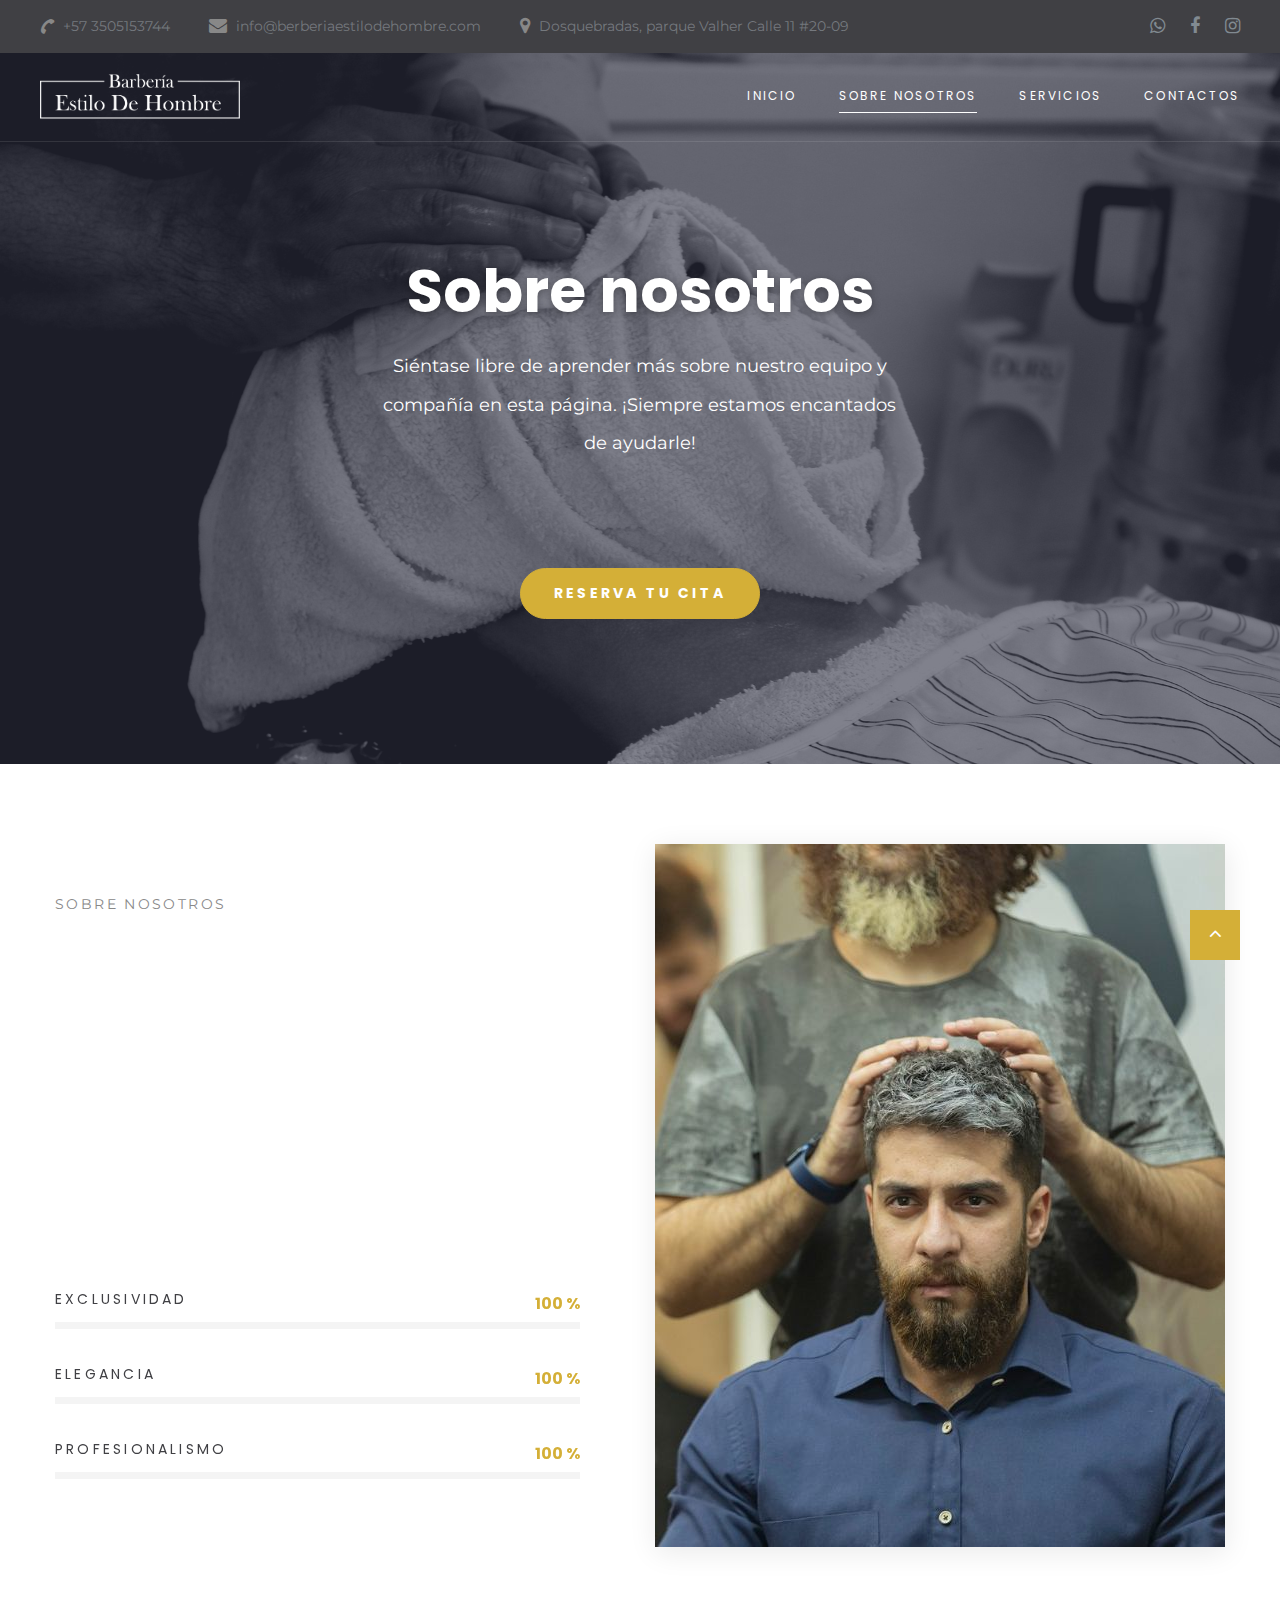
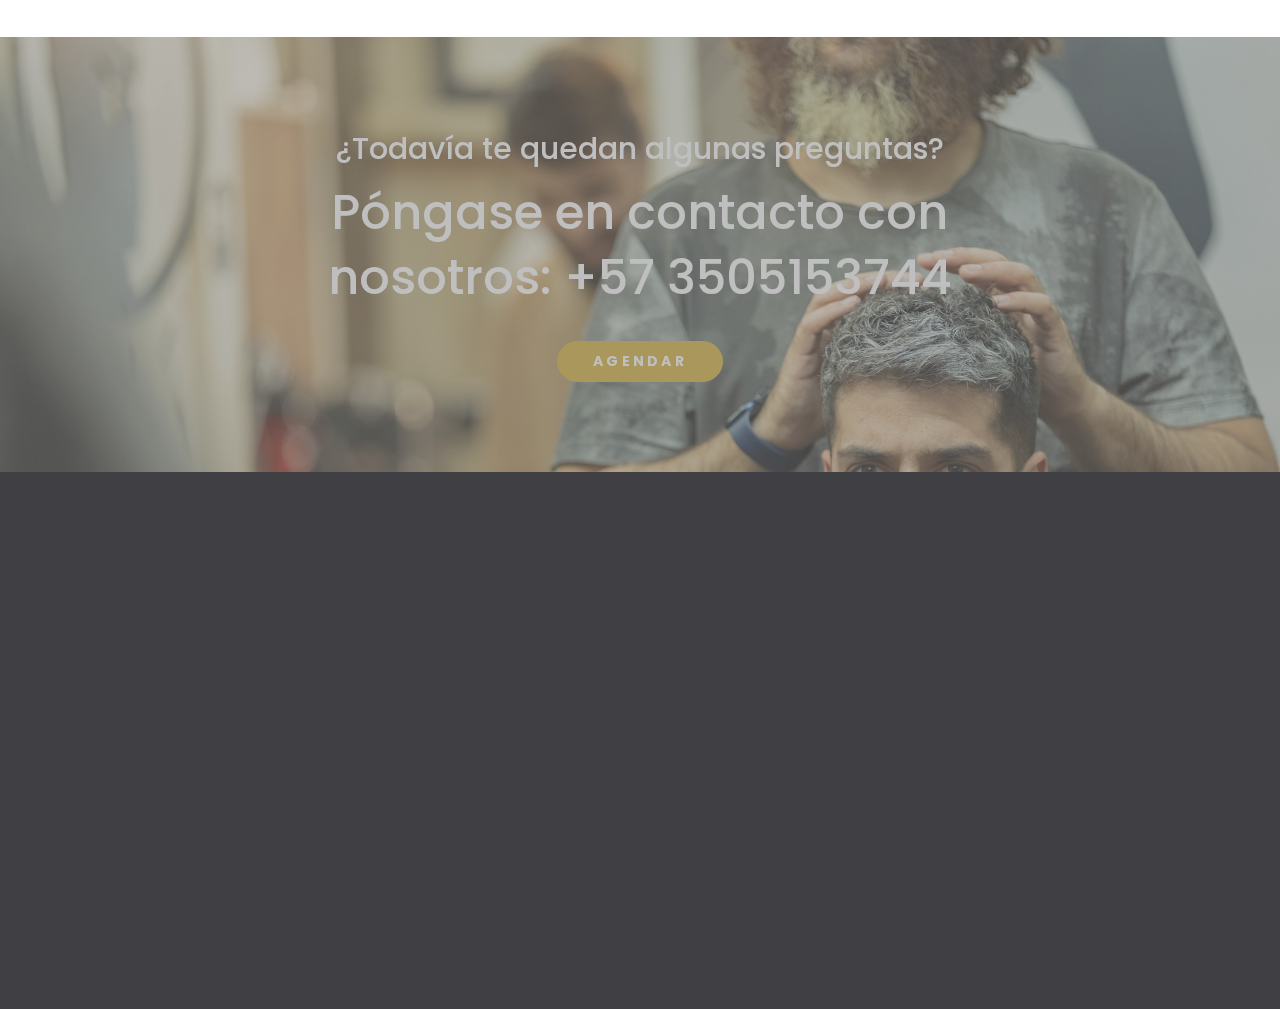
<file: about.html>
<!DOCTYPE html>
<html class="wide wow-animation" lang="es">
  <head>
    <title>Sobre nosotros</title>
    <meta charset="utf-8">
    <meta name="viewport" content="width=device-width, height=device-height, initial-scale=1.0">
    <meta http-equiv="X-UA-Compatible" content="IE=edge">
    <link rel="icon" href="images/logosinfondo.png" type="image/x-icon">
    <link rel="stylesheet" type="text/css" href="//fonts.googleapis.com/css?family=Montserrat:300,400,700%7CPoppins:300,400,500,700,900">
    <link rel="stylesheet" href="css/bootstrap.css">
    <link rel="stylesheet" href="css/fonts.css">
    <link rel="stylesheet" href="css/style.css">
    <style>.ie-panel{display: none;background: #212121;padding: 10px 0;box-shadow: 3px 3px 5px 0 rgba(0,0,0,.3);clear: both;text-align:center;position: relative;z-index: 1;} html.ie-10 .ie-panel, html.lt-ie-10 .ie-panel {display: block;}</style>
  </head>
  <body>
    <div class="ie-panel"><a href="http://windows.microsoft.com/en-US/internet-explorer/"><img src="images/ie8-panel/warning_bar_0000_us.jpg" height="42" width="820" alt="You are using an outdated browser. For a faster, safer browsing experience, upgrade for free today."></a></div>
    <div class="preloader">
      <div class="preloader-body">
        <div class="cssload-container">
          <div class="cssload-speeding-wheel"></div>
        </div>
        <p>Cargando...</p>
      </div>
    </div>
    <div class="page">
      <header class="section page-header">
        <!--RD Navbar-->
        <div class="rd-navbar-wrap">
          <nav class="rd-navbar rd-navbar-classic" data-layout="rd-navbar-fixed" data-sm-layout="rd-navbar-fixed" data-md-layout="rd-navbar-fixed" data-md-device-layout="rd-navbar-fixed" data-lg-layout="rd-navbar-static" data-lg-device-layout="rd-navbar-static" data-xl-layout="rd-navbar-static" data-xl-device-layout="rd-navbar-static" data-lg-stick-up-offset="46px" data-xl-stick-up-offset="46px" data-xxl-stick-up-offset="46px" data-lg-stick-up="true" data-xl-stick-up="true" data-xxl-stick-up="true">
            <div class="rd-navbar-collapse-toggle rd-navbar-fixed-element-1" data-rd-navbar-toggle=".rd-navbar-collapse"><span></span></div>
            <div class="rd-navbar-aside-outer rd-navbar-collapse bg-gray-dark">
              <div class="rd-navbar-aside">
                <ul class="list-inline navbar-contact-list">
                  <li>
                    <div class="unit unit-spacing-xs align-items-center">
                      <div class="unit-left"><span class="icon text-middle fa-phone"></span></div>
                      <div class="unit-body"><a href="tel:#">+57 3505153744</a></div>
                    </div>
                  </li>
                  <li>
                    <div class="unit unit-spacing-xs align-items-center">
                      <div class="unit-left"><span class="icon text-middle fa-envelope"></span></div>
                      <div class="unit-body"><a href="mailto:#">info@berberiaestilodehombre.com</a></div>
                    </div>
                  </li>
                  <li>
                    <div class="unit unit-spacing-xs align-items-center">
                      <div class="unit-left"><span class="icon text-middle fa-map-marker"></span></div>
                      <div class="unit-body"><a href="#">Dosquebradas, parque Valher Calle 11 #20-09</a></div>
                    </div>
                  </li>
                </ul>
                <ul class="social-links">
                  <li><a class="icon icon-sm icon-circle icon-circle-md icon-bg-white fa-whatsapp" href="https://wa.me/573505153744" target="_blank"></a></li>
                  
                  <li><a class="icon icon-sm icon-circle icon-circle-md icon-bg-white fa-facebook" href="#"></a></li>
                  <li><a class="icon icon-sm icon-circle icon-circle-md icon-bg-white fa-instagram" href="https://www.instagram.com/estilodehombrebarberia/" target="_blank"></a></li>
                </ul>
              </div>
            </div>
            <div class="rd-navbar-main-outer">
              <div class="rd-navbar-main">
                <!--RD Navbar Panel-->
                <div class="rd-navbar-panel">
                  <!--RD Navbar Toggle-->
                  <button class="rd-navbar-toggle" data-rd-navbar-toggle=".rd-navbar-nav-wrap"><span></span></button>
                  <!--RD Navbar Brand-->
                  <div class="rd-navbar-brand">
                    <!--Brand--><a class="brand" href="index.html"><img class="brand-logo-dark" src="images/logosinfondo.png" alt="" width="100" height="17"/><img class="brand-logo-light" src="images/logo-inverse-200x34.png" alt="" width="100" height="17"/></a>
                  </div>
                </div>
                <div class="rd-navbar-main-element">
                  <div class="rd-navbar-nav-wrap">
                    <ul class="rd-navbar-nav">
                      <li class="rd-nav-item"><a class="rd-nav-link" href="index.html">Inicio</a>
                      </li>
                      <li class="rd-nav-item active"><a class="rd-nav-link" href="about.html">Sobre nosotros</a>
                      </li>
                      <li class="rd-nav-item"><a class="rd-nav-link" href="https://calendly.com/reservas-barberia-estilode-hombre" target="_blank" >Servicios</a>
                      </li>
                      <li class="rd-nav-item"><a class="rd-nav-link" href="contacts.html">Contactos</a>
                      </li>
                    </ul>
                  </div>
                </div>
              </div>
            </div>
          </nav>
        </div>
      </header>
      <section class="section section-intro context-dark">
        <div class="intro-bg" style="background: url(images/barber-g7a86eee43_1920.jpg) no-repeat;background-size:cover;background-position: top center;"></div>
        <div class="container">
          <div class="row justify-content-center">
            <div class="col-xl-8 text-center">
              <h1 class="font-weight-bold wow fadeInLeft">Sobre nosotros</h1>
              <p class="intro-description wow fadeInRight">Siéntase libre de aprender más sobre nuestro equipo y compañía en esta página. ¡Siempre estamos encantados de ayudarle!</p>
            </div>
          </div>
        </div>
        <div class="col-12 text-center offset-top-75" data-wow-delay=".2s"><a class="button-width-190 button-primary button-circle button-lg button offset-top-30" href="https://calendly.com/reservas-barberia-estilode-hombre" target="_blank">Reserva tu cita</a></div>
      </section>
      <!-- About page about section-->
      <section class="section section-md">
        <div class="container">
          <div class="row row-40 justify-content-center">
            <div class="col-lg-6 col-12">
              <div class="offset-top-45 offset-lg-right-45">
                <div class="section-name wow fadeInRight" data-wow-delay=".2s">Sobre nosotros</div>
                <h3 class="wow fadeInLeft text-capitalize" data-wow-delay=".3s">Algunas palabras<span class="text-primary"> sobre nosotros</span></h3>
                <p class="font-weight-bold text-gray-dark wow fadeInUp" data-wow-delay=".4s">Somos un equipo de trabajo en el cual nos enfocamos en un estilo masculino que se preocupa por el cuidado del atractivo.</p>
                <p class="wow fadeInUp" data-wow-delay=".4s">Con base en eso, dedicamos nuestro día a día en ofrecer el espacio para que el hombre pueda entrar a un hábitat donde se sienta sumamente cómodo con lo que ve, siente y recibe.</p>
                <p class="wow fadeInUp" data-wow-delay=".4s">Nuestros clientes se van después de haber recibido un servicio de alta calidad sintiendo un aire de frescura y relajación.</p>
                <div class="offset-top-20">
                  <!--Linear progress bar-->
                  <article class="progress-linear">
                    <div class="progress-header progress-header-simple">
                      <p>Exclusividad</p><span class="progress-value">100</span>
                    </div>
                    <div class="progress-bar-linear-wrap">
                      <div class="progress-bar-linear"></div>
                    </div>
                  </article>
                  <!--Linear progress bar-->
                  <article class="progress-linear">
                    <div class="progress-header progress-header-simple">
                      <p>Elegancia</p><span class="progress-value">100</span>
                    </div>
                    <div class="progress-bar-linear-wrap">
                      <div class="progress-bar-linear"></div>
                    </div>
                  </article>
                  <!--Linear progress bar-->
                  <article class="progress-linear">
                    <div class="progress-header progress-header-simple">
                      <p>Profesionalismo</p><span class="progress-value">100</span>
                    </div>
                    <div class="progress-bar-linear-wrap">
                      <div class="progress-bar-linear"></div>
                    </div>
                  </article>
                </div>
              </div>
            </div>
            <div class="col-lg-6 col-sm-10 col-12">
              <div class="block-decorate-img wow fadeInLeft" data-wow-delay=".2s"><img src="images/sobrenosotros.jpg" alt="" width="570" height="701"/>
              </div>
            </div>
          </div>
        </div>
      </section>
     
      <!--Cta section-->
      <section class="section section-md" style="background:url(images/man-g71db06d14_1920.jpg) no-repeat; background-size: cover; filter:contrast(50%);">
        <div class="container">
          <div class="row justify-content-center">
            <div class="col-md-10 col-12 text-center"><span class="text-white d-block cta-big-text font-weight-medium">¿Todavía te quedan algunas preguntas?</span>
              <h2 class="text-white"><span class="d-block">Póngase en contacto con nosotros:<a class="underline-link" href="tel:#"> +57 3505153744</a></span></h2>
              <a class="button button-primary button-circle" href="contacts.html">Agendar</a>
            </div>
          </div>
        </div>
      </section>
      <footer class="section footer-classic section-sm">
        <div class="container">
          <div class="row row-30">
            
            <div class="col-lg-4 col-sm-8 wow fadeInUp">
              <P class="footer-classic-title">Información de contacto</P>
              <div class="d-block offset-top-0">Parque Valher Calle 11 #20-09<span class="d-lg-block">Dosquebradas, Risaralda</span></div><a class="d-inline-block accent-link" href="mailto:#">info@berberiaestilodehombre.com</a><a class="d-inline-block" href="tel:#">+57 3505153744</a>
              <ul>
                <li>Lunes-Viernes:<span class="d-inline-block offset-left-10 text-white">09:00 AM - 7:00 PM</span></li>
                <li>Sábado:<span class="d-inline-block offset-left-10 text-white">09:00 AM - 7:00 PM</span></li>
                <li>Domingo:<span class="d-inline-block offset-left-10 text-white">09:00 AM - 7:00 PM</span></li>
              </ul>
            </div>
            <div class="col-lg-3 col-sm-4 wow fadeInUp" data-wow-delay=".3s">
              <P class="footer-classic-title">Links</P>
              <ul class="footer-classic-nav-list">
                <li><a href="index.html">Inicio</a></li>
                <li><a href="about.html">Sobre nosotros</a></li>
                <li><a href="#servicios">Servicios</a></li>
                <li><a href="contacts.html">Contasto</a></li>
               
              </ul>
            </div>
            <div class="col-lg-3 wow fadeInLeft" data-wow-delay=".2s">
              <P class="footer-classic-title">newsletter</P>
              <form class="rd-mailform text-left footer-classic-subscribe-form" data-form-output="form-output-global" data-form-type="contact" method="post" action="bat/rd-mailform.php">
                <div class="form-wrap">
                  <label class="form-label" for="subscribe-email">Tu correo</label>
                  <input class="form-input" id="subscribe-email" type="email" name="email" data-constraints="@Email @Required">
                </div>
                <div class="form-button group-sm text-center text-lg-left">
                  <button class="button button-primary button-circle" type="submit">Inscribirse</button>
                </div>
              </form>
              <p>Sea el primero en enterarse de nuestras últimas noticias, actualizaciones y ofertas especiales.</p>
            </div>
          </div>
        </div>
        <div class="container wow fadeInUp" data-wow-delay=".4s">
          <div class="footer-classic-aside">
            <p class="rights"><span>&copy;&nbsp;</span><span class="copyright-year"></span>. Todos los derechos reservados Barbería Estilo de Hombre. Diseñado por <a href="#">Miguel Angel Ramírez</a></p>
            <ul class="social-links">
              
              <li><a class="fa fa fa-whatsapp" href="https://wa.me/573505153744" target="_blank"></a></li>
              <li><a class="fa fa-facebook" href="#"></a></li>
              <li><a class="fa fa-instagram" href="https://www.instagram.com/estilodehombrebarberia/" target="_blank"></a></li>
            </ul>
          </div>
        </div>
      </footer>
    </div>
    <div class="snackbars" id="form-output-global"></div>
    <script src="js/core.min.js"></script>
    <script src="js/script.js"></script>
  </body>
</html>
</file>
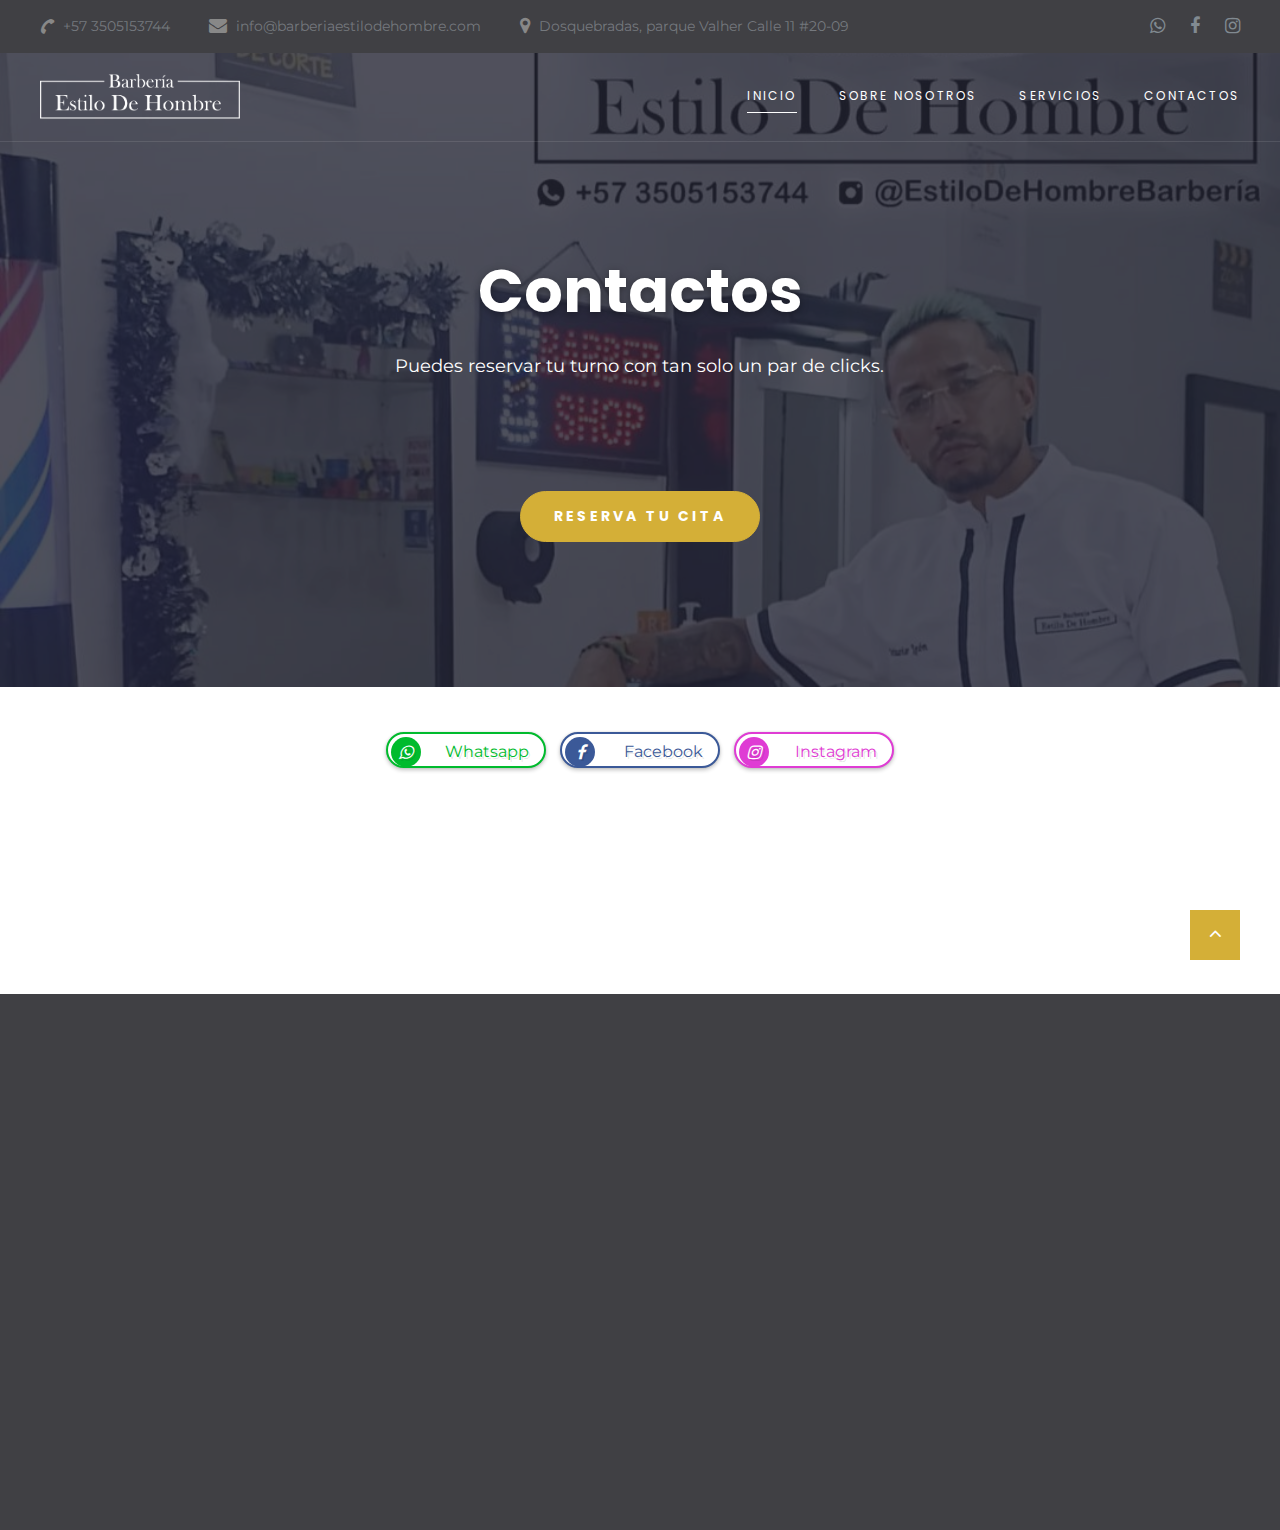
<file: contacts.html>
<!DOCTYPE html>
<html class="wide wow-animation" lang="es">
  <head>
    <title>Contactos</title>
    <meta charset="utf-8">
    <meta name="viewport" content="width=device-width, height=device-height, initial-scale=1.0">
    <meta http-equiv="X-UA-Compatible" content="IE=edge">
    <link rel="icon" href="images/logosinfondo.png" type="image/x-icon">
    <link rel="stylesheet" type="text/css" href="//fonts.googleapis.com/css?family=Montserrat:300,400,700%7CPoppins:300,400,500,700,900">
    <link rel="stylesheet" href="css/bootstrap.css">
    <link rel="stylesheet" href="css/fonts.css">
    <link rel="stylesheet" href="css/style.css">
    <link rel="stylesheet" href="css/contact.css">
    <style>.ie-panel{display: none;background: #212121;padding: 10px 0;box-shadow: 3px 3px 5px 0 rgba(0,0,0,.3);clear: both;text-align:center;position: relative;z-index: 1;} html.ie-10 .ie-panel, html.lt-ie-10 .ie-panel {display: block;}</style>
  </head>
  <body>
    
    <div class="preloader">
      <div class="preloader-body">
        <div class="cssload-container">
          <div class="cssload-speeding-wheel"></div>
        </div>
        <p>Cargando...</p>
      </div>
    </div>
    <div class="page">
      <header class="section page-header">
        <!--RD Navbar-->
        <div class="rd-navbar-wrap">
          <nav class="rd-navbar rd-navbar-classic" data-layout="rd-navbar-fixed" data-sm-layout="rd-navbar-fixed" data-md-layout="rd-navbar-fixed" data-md-device-layout="rd-navbar-fixed" data-lg-layout="rd-navbar-static" data-lg-device-layout="rd-navbar-static" data-xl-layout="rd-navbar-static" data-xl-device-layout="rd-navbar-static" data-lg-stick-up-offset="46px" data-xl-stick-up-offset="46px" data-xxl-stick-up-offset="46px" data-lg-stick-up="true" data-xl-stick-up="true" data-xxl-stick-up="true">
            <div class="rd-navbar-collapse-toggle rd-navbar-fixed-element-1" data-rd-navbar-toggle=".rd-navbar-collapse"><span></span></div>
            <div class="rd-navbar-aside-outer rd-navbar-collapse bg-gray-dark">
              <div class="rd-navbar-aside">
                <ul class="list-inline navbar-contact-list">
                  <li>
                    <div class="unit unit-spacing-xs align-items-center">
                      <div class="unit-left"><span class="icon text-middle fa-phone"></span></div>
                      <div class="unit-body"><a href="tel:#">+57 3505153744</a></div>
                    </div>
                  </li>
                  <li>
                    <div class="unit unit-spacing-xs align-items-center">
                      <div class="unit-left"><span class="icon text-middle fa-envelope"></span></div>
                      <div class="unit-body"><a href="mailto:#">info@barberiaestilodehombre.com</a></div>
                    </div>
                  </li>
                  <li>
                    <div class="unit unit-spacing-xs align-items-center">
                      <div class="unit-left"><span class="icon text-middle fa-map-marker"></span></div>
                      <div class="unit-body"><a href="#">Dosquebradas, parque Valher Calle 11 #20-09</a></div>
                    </div>
                  </li>
                </ul>
                <ul class="social-links">
                  <li><a class="icon icon-sm icon-circle icon-circle-md icon-bg-white fa-whatsapp" href="https://wa.me/573505153744" target="_blank"></a></li>
                  <li><a class="icon icon-sm icon-circle icon-circle-md icon-bg-white fa-facebook" href="#"></a></li>
                  <li><a class="icon icon-sm icon-circle icon-circle-md icon-bg-white fa-instagram" href="https://www.instagram.com/estilodehombrebarberia/" target="_blank"></a></li>
                </ul>
              </div>
            </div>
            <div class="rd-navbar-main-outer">
              <div class="rd-navbar-main">
                <!--RD Navbar Panel-->
                <div class="rd-navbar-panel">
                  <!--RD Navbar Toggle-->
                  <button class="rd-navbar-toggle" data-rd-navbar-toggle=".rd-navbar-nav-wrap"><span></span></button>
                  <!--RD Navbar Brand-->
                  <div class="rd-navbar-brand">
                    <!--Brand--><a class="brand" href="index.html"><img class="brand-logo-dark" src="images/logosinfondo.png" alt=""/></a>
                  </div>
                </div>
                <div class="rd-navbar-main-element">
                  <div class="rd-navbar-nav-wrap">
                    <ul class="rd-navbar-nav">
                      <li class="rd-nav-item active"><a class="rd-nav-link" href="index.html">Inicio</a>
                      </li>
                      <li class="rd-nav-item"><a class="rd-nav-link" href="about.html">Sobre Nosotros</a>
                      </li>
                      <li class="rd-nav-item"><a class="rd-nav-link" href="#servicios">Servicios</a>
                      </li>
                      <li class="rd-nav-item"><a class="rd-nav-link" href="#">Contactos</a>
                      </li>
                    </ul>
                  </div>
                </div>
              </div>
            </div>
          </nav>
        </div>
      </header>
      <section class="section section-intro context-dark">
        <div class="intro-bg" style="background: url(images/contacto.jpg) no-repeat;background-size:cover;background-position: top center; filter: brightness(50%);"></div>
        <div class="container">
          <div class="row justify-content-center">
            <div class="col-xl-8 text-center">
              <h1 class="font-weight-bold wow fadeInLeft">Contactos</h1>
              <p class="intro-description wow fadeInRight">Puedes reservar tu turno con tan solo un par de clicks.</p>
            </div>
            <div class="col-12 text-center offset-top-75" data-wow-delay=".2s"><a class="button-width-190 button-primary button-circle button-lg button offset-top-30" href="https://calendly.com/reservas-barberia-estilode-hombre" target="_blank">Reserva tu cita</a></div>
          </div>
        </div>
      </section>

<!--redes sociales-->
      <div class="contenedor-redes-sociales">
        
 
     <a class="whatsapp" href="https://wa.me/573505153744" target="_blank">
       <span class="circulo"><i class="fa fa-whatsapp"></i></span>
       <span class="titulo">Whatsapp</span>
       <span class="titulo-hover">Escribir</span>
     </a>
     <a class="facebook" href="#" target="_blank">
      <span class="circulo"><i class="fa fa-facebook"></i></span>
      <span class="titulo">Facebook</span>
      <span class="titulo-hover">Seguir</span>
    </a>

     <a class="gplus" href="https://www.instagram.com/estilodehombrebarberia/" target="_blank">
       <span class="circulo"><i class="fa fa-instagram"></i></span>
       <span class="titulo">Instagram</span>
       <span class="titulo-hover">Seguir</span>
     </a>
     </div>






      <!--Mailform-->
      <section class="section section-md">
        <div class="container">
          <!--RD Mailform-->
          <div class="row justify-content-center">
            <div class="col-xl-6 col-md-8 col-12">
              
            </div>
          </div>
        </div>
      </section>
      
      <footer class="section footer-classic section-sm">
        <div class="container">
          <div class="row row-30">
            
            <div class="col-lg-4 col-sm-8 wow fadeInUp">
              <P class="footer-classic-title">Información de contacto</P>
              <div class="d-block offset-top-0">Parque Valher Calle 11 #20-09<span class="d-lg-block">Dosquebradas, Risaralda</span></div><a class="d-inline-block accent-link" href="mailto:#">info@berberiaestilodehombre.com</a><a class="d-inline-block" href="tel:#">+57 3505153744</a>
              <ul>
                <li>Lunes-Viernes:<span class="d-inline-block offset-left-10 text-white">09:00 AM - 7:00 PM</span></li>
                <li>Sábado:<span class="d-inline-block offset-left-10 text-white">09:00 AM - 7:00 PM</span></li>
                <li>Domingo:<span class="d-inline-block offset-left-10 text-white">09:00 AM - 7:00 PM</span></li>
              </ul>
            </div>
            <div class="col-lg-3 col-sm-4 wow fadeInUp" data-wow-delay=".3s">
              <P class="footer-classic-title">Links</P>
              <ul class="footer-classic-nav-list">
                <li><a href="index.html">Inicio</a></li>
                <li><a href="about.html">Sobre nosotros</a></li>
                <li><a href="https://calendly.com/reservas-barberia-estilode-hombre" target="_blank">Servicios</a></li>
                <li><a href="#">Contactos</a></li>
               
              </ul>
            </div>
            <div class="col-lg-3 wow fadeInLeft" data-wow-delay=".2s">
              <P class="footer-classic-title">newsletter</P>
              <form class="rd-mailform text-left footer-classic-subscribe-form" data-form-output="form-output-global" data-form-type="contact" method="post" action="bat/rd-mailform.php">
                <div class="form-wrap">
                  <label class="form-label" for="subscribe-email">Tu correo</label>
                  <input class="form-input" id="subscribe-email" type="email" name="email" data-constraints="@Email @Required">
                </div>
                <div class="form-button group-sm text-center text-lg-left">
                  <button class="button button-primary button-circle" type="submit">Inscribirse</button>
                </div>
              </form>
              <p>Sea el primero en enterarse de nuestras últimas noticias, actualizaciones y ofertas especiales.</p>
            </div>
          </div>
        </div>
        <div class="container wow fadeInUp" data-wow-delay=".4s">
          <div class="footer-classic-aside">
            <p class="rights"><span>&copy;&nbsp;</span><span class="copyright-year"></span>. Todos los derechos reservados Barbería Estilo de Hombre. Diseñado por <a href="https://miguelramirezmejia.github.io/personal_portfolio/">Miguel Angel Ramírez</a></p>
            <ul class="social-links">
              <li><a class="fa fa-whatsapp" href="https://wa.me/573505153744" target="_blank"></a></li>
              <li><a class="fa fa-facebook" href="#"></a></li>
              <li><a class="fa fa-instagram" href="https://www.instagram.com/estilodehombrebarberia/" target="_blank"></a></li>
            </ul>
          </div>
        </div>
      </footer>
    </div>
    <div class="snackbars" id="form-output-global"></div>
    <script src="js/core.min.js"></script>
    <script src="js/script.js"></script>
  </body>
</html>
</file>
<file: css/style.css>
@charset "UTF-8";
/*
* Trunk version 2.0.1
*/
/*
* Contexts
*/
.context-dark, .bg-gray-700, .bg-gray-primary, .bg-gray, .bg-gray-primary-light, .bg-primary,
.context-dark h1,
.bg-gray-700 h1,
.bg-gray-primary h1,
.bg-gray h1,
.bg-gray-primary-light h1,
.bg-primary h1, .context-dark h2, .bg-gray-700 h2, .bg-gray-primary h2, .bg-gray h2, .bg-gray-primary-light h2, .bg-primary h2, .context-dark h3, .bg-gray-700 h3, .bg-gray-primary h3, .bg-gray h3, .bg-gray-primary-light h3, .bg-primary h3, .context-dark h4, .bg-gray-700 h4, .bg-gray-primary h4, .bg-gray h4, .bg-gray-primary-light h4, .bg-primary h4, .context-dark h5, .bg-gray-700 h5, .bg-gray-primary h5, .bg-gray h5, .bg-gray-primary-light h5, .bg-primary h5, .context-dark h6, .bg-gray-700 h6, .bg-gray-primary h6, .bg-gray h6, .bg-gray-primary-light h6, .bg-primary h6, .context-dark [class^='heading-'], .bg-gray-700 [class^='heading-'], .bg-gray-primary [class^='heading-'], .bg-gray [class^='heading-'], .bg-gray-primary-light [class^='heading-'], .bg-primary [class^='heading-'] {
	color: #ffffff;
}

a:focus,
button:focus {
	outline: none !important;
}

button::-moz-focus-inner {
	border: 0;
}

*:focus {
	outline: none;
}

blockquote {
	padding: 0;
	margin: 0;
}

input,
button,
select,
textarea {
	outline: none;
}

label {
	margin-bottom: 0;
}

p {
	margin: 0;
}

ul,
ol {
	list-style: none;
	padding: 0;
	margin: 0;
}

ul li,
ol li {
	display: block;
	list-style: none;
}

dl {
	margin: 0;
}

dt,
dd {
	line-height: inherit;
}

dt {
	font-weight: inherit;
}

dd {
	margin-bottom: 0;
}

cite {
	font-style: normal;
}

form {
	margin-bottom: 0;
}

blockquote {
	padding-left: 0;
	border-left: 0;
}

address {
	margin-top: 0;
	margin-bottom: 0;
}

figure {
	margin-bottom: 0;
}

html p a:hover {
	text-decoration: none;
}

/*
* Typography
*/
body {
	font-family: "Montserrat", serif;
	font-size: 14px;
	line-height: 2.14286;
	font-weight: 400;
	color: #888888;
	background-color: #ffffff;
	-webkit-text-size-adjust: none;
	-webkit-font-smoothing: subpixel-antialiased;
}

h1, h2, h3, h4, h5, h6, [class^='heading-'] {
	margin-top: 0;
	margin-bottom: 0;
	font-weight: 500;
	color: #404044;
}

h1 a, h2 a, h3 a, h4 a, h5 a, h6 a, [class^='heading-'] a {
	color: inherit;
}

h1 a:hover, h2 a:hover, h3 a:hover, h4 a:hover, h5 a:hover, h6 a:hover, [class^='heading-'] a:hover {
	color: #505cfd;
}

h2 .text-big {
	font-size: 4em;
	line-height: .8;
}

h2 .text-biggest {
	font-size: 5em;
}

h2 + p {
	margin-top: 35px;
}

h1,
.heading-1 {
	font-size: 32px;
	line-height: 1.5;
}

@media (min-width: 1200px) {
	h1 .prefix-text,
	.heading-1 .prefix-text {
		font-size: 48px;
	}
}

h1 .big,
.heading-1 .big {
	font-size: 1.8em;
	line-height: 1em;
	text-shadow: 0px 0px 10px rgba(0, 0, 0, 0.35);
}

@media (min-width: 576px) {
	h1 .big,
	.heading-1 .big {
		font-size: 2em;
	}
}

h1 .biggest,
.heading-1 .biggest {
	font-size: 1.8em;
	line-height: 1em;
	letter-spacing: -.02em;
	text-shadow: 0px 0px 10px rgba(0, 0, 0, 0.35);
}

@media (min-width: 576px) {
	h1 .biggest,
	.heading-1 .biggest {
		font-size: 2.5em;
	}
}

@media (min-width: 1200px) {
	h1,
	.heading-1 {
		font-size: 60px;
		line-height: 1.36667;
	}
}

h2,
.heading-2 {
	font-size: 28px;
	line-height: 1.5;
}

@media (min-width: 1200px) {
	h2,
	.heading-2 {
		font-size: 48px;
		line-height: 1.35em;
	}
}

h3,
.heading-3 {
	font-size: 24px;
	line-height: 1.5;
}

@media (min-width: 1200px) {
	h3,
	.heading-3 {
		font-size: 36px;
		line-height: 1.33333;
	}
}

h4,
.heading-4 {
	font-size: 22px;
	line-height: 1.5;
}

@media (min-width: 1200px) {
	h4,
	.heading-4 {
		font-size: 24px;
		line-height: 1.25;
	}
}

h5,
.heading-5 {
	font-size: 20px;
	line-height: 1.5;
}

@media (min-width: 1200px) {
	h5,
	.heading-5 {
		font-size: 18px;
		line-height: 1.44444;
	}
}

h6,
.heading-6 {
	font-size: 18px;
	line-height: 1.5;
}

@media (min-width: 1200px) {
	h6,
	.heading-6 {
		font-size: 16px;
		line-height: 1.5;
	}
}

small,
.small {
	display: block;
	font-size: 12px;
	line-height: 1.5;
}

mark,
.mark {
	padding: 3px 5px;
	color: #ffffff;
	background: #505cfd;
}

.lead {
	font-size: 24px;
	line-height: 34px;
	font-weight: 300;
}

code {
	padding: 3px 5px;
	border-radius: 0.2rem;
	font-size: 90%;
	color: #111111;
	background: #edeff4;
}

p [data-toggle='tooltip'] {
	padding-left: .25em;
	padding-right: .25em;
	color: #505cfd;
}

p [style*='max-width'] {
	display: inline-block;
}

::selection {
	background: #cccccc;
	color: #ffffff;
}

::-moz-selection {
	background: #cccccc;
	color: #ffffff;
}

.banner img {
	width: 100%;
}

.banner-top {
	display: none;
}

@media (min-width: 1200px) {
	.banner-top {
		display: block;
	}
}

/*
* Brand
*/
.brand {
	display: inline-block;
}

.brand .brand-logo-light {
	display: none;
}

.brand .brand-logo-dark {
	display: block;
}

/*
* Links
*/
a {
	transition: all 0.3s ease-in-out;
}

a, a:focus, a:active, a:hover {
	text-decoration: none;
}

a, a:focus, a:active {
	color: #aab2b9;
}

a:hover {
	color: #ffffff;
}

a[href*='tel'], a[href*='mailto'] {
	white-space: nowrap;
}

.link-hover {
	color: #808c96;
}

.link-press {
	color: #808c96;
}

.privacy-link:hover {
	color: #505cfd;
}

* + .privacy-link {
	margin-top: 25px;
}

.accent-link {
	color: #ffffff;
}

.accent-link:hover {
	color: #505cfd;
}

.underline-link {
	color: #ffffff;
}

.underline-link:hover {
	color: #ffffff;
	text-decoration: underline;
}

.primary-link {
	color: #505cfd;
}

.primary-link:hover {
	color: #39393e;
}

.gray-dark-link:hover {
	text-decoration: underline;
	color: #404044;
}

.secondary-link:hover {
	color: #505cfd;
	text-decoration: underline;
}

/*
* Blocks
*/
.block-center, .block-sm, .block-320, .block-lg {
	margin-left: auto;
	margin-right: auto;
}

@media (min-width: 992px) {
	.block-sm {
		max-width: 430px;
	}
}

.block-675 {
	max-width: 675px;
	margin-left: auto;
	margin-right: auto;
	width: 100%;
}

.block-320 {
	max-width: 320px;
	width: 100%;
}

.block-lg {
	max-width: 768px;
}

.block-center {
	padding: 10px;
}

.block-center:hover .block-center-header {
	background-color: #505cfd;
}

.block-center-title {
	background-color: #ffffff;
}

@media (max-width: 1599.98px) {
	.block-center {
		padding: 20px;
	}
	.block-center:hover .block-center-header {
		background-color: #ffffff;
	}
	.block-center-header {
		background-color: #505cfd;
	}
}

.block-decorate-img img {
	box-shadow: 1px 5px 27px 0px rgba(0, 0, 0, 0.09);
}

/*
* Boxes
*/
.box-minimal {
	text-align: center;
}

.box-minimal .box-minimal-icon {
	font-size: 50px;
	line-height: 50px;
	color: #D4AF37;
}

.box-minimal-divider {
	width: 36px;
	height: 4px;
	margin-left: auto;
	margin-right: auto;
	background: #D4AF37;
}

.box-minimal-text {
	width: 100%;
	max-width: 320px;
	margin-left: auto;
	margin-right: auto;
}

* + .box-minimal {
	margin-top: 30px;
}

* + .box-minimal-title {
	margin-top: 10px;
}

* + .box-minimal-divider {
	margin-top: 20px;
}

* + .box-minimal-text {
	margin-top: 15px;
}

.context-dark .box-minimal p, .bg-gray-700 .box-minimal p, .bg-gray-primary .box-minimal p, .bg-gray .box-minimal p, .bg-gray-primary-light .box-minimal p, .bg-primary .box-minimal p {
	color: #888888;
}

.box-counter {
	position: relative;
	text-align: center;
	color: #2c343b;
}

.box-counter-title {
	display: inline-block;
	font-family: "Poppins", sans-serif;
	font-size: 16px;
	line-height: 1.3;
	letter-spacing: -.025em;
}

.box-counter-main {
	font-family: "Poppins", sans-serif;
	font-size: 45px;
	font-weight: 400;
	line-height: 1.2;
}

.box-counter-main > * {
	display: inline;
	font: inherit;
}

.box-counter-main .small {
	font-size: 28px;
}

.box-counter-main .small_top {
	position: relative;
	top: .2em;
	vertical-align: top;
}

.box-counter-divider {
	font-size: 0;
	line-height: 0;
}

.box-counter-divider::after {
	content: '';
	display: inline-block;
	width: 80px;
	height: 2px;
	background: #D4AF37;
}

* + .box-counter-title {
	margin-top: 10px;
}

* + .box-counter-main {
	margin-top: 20px;
}

* + .box-counter-divider {
	margin-top: 10px;
}

@media (min-width: 768px) {
	.box-counter-title {
		font-size: 18px;
	}
}

@media (min-width: 1200px) {
	.box-counter-main {
		font-size: 60px;
	}
	.box-counter-main .small {
		font-size: 36px;
	}
	* + .box-counter-main {
		margin-top: 30px;
	}
	* + .box-counter-divider {
		margin-top: 15px;
	}
	* + .box-counter-title {
		margin-top: 18px;
	}
}

.bg-primary .box-counter {
	color: #ffffff;
}

.bg-primary .box-counter-divider::after {
	background: #ffffff;
}

.main-decorated-box {
	position: relative;
}

.main-decorated-box .decorated-subtitle {
	font-family: "Playfair Display", serif;
	line-height: 1.5;
	font-size: 20px;
	position: relative;
	padding: 8px 0px 10px 0px;
	letter-spacing: .03em;
}

@media (min-width: 1200px) {
	.main-decorated-box .decorated-subtitle {
		font-size: 30px;
		padding: 8px 10px 10px 38px;
	}
	.main-decorated-box .decorated-subtitle:before {
		content: '';
		display: block;
		width: 157px;
		background-color: #ffffff;
		height: 3px;
		position: absolute;
		top: 56%;
		left: -167px;
		transform: translateY(-50%);
	}
}


@media (min-width: 1200px) {
	.main-decorated-box:before {
		display: block;
		width: 576px;
		height: 538px;
		right: -32%;
		top: -25%;
	}
}

.box-default {
	position: relative;
	padding: 10px 0 0 55px;
	font-family: "Poppins", sans-serif;
}

@media (min-width: 1200px) {
	.box-default:hover .box-default-icon {
		top: 50%;
		transition: all linear .35s;
		transform: translateY(-50%);
	}
}

.box-default-title {
	color: #404044;
	font-weight: 400;
	text-transform: uppercase;
	letter-spacing: .16em;
}

.box-default-description {
	font-family: "Montserrat", serif;
}

.box-default-icon {
	line-height: 1;
	position: absolute;
	display: block;
	left: 0;
	top: 0;
	transition: all linear .35s;
}

.image-left-side {
	max-width: 80%;
	margin: 40px auto 0 auto;
}

@media (min-width: 992px) {
	.image-left-side {
		left: calc(50% + 150px);
		position: absolute;
		top: 0;
		height: 75%;
		right: 0;
		padding-top: 30px;
	}
}

@media (min-width: 1200px) {
	.image-left-side {
		left: calc(50% + 260px);
	}
}

.image-left-side img {
	width: 100%;
	height: 100%;
	object-fit: cover;
	box-shadow: 0px 0px 31px 5px rgba(0, 0, 0, 0.1);
}

.pricing-box {
	padding: 60px 55px 70px 55px;
	text-align: center;
}

.pricing-box hr {
	margin-top: 25px;
	display: block;
	border-top: 1px solid rgba(255, 255, 255, 0.1);
}

.pricing-box-tittle {
	letter-spacing: .16em;
	text-transform: uppercase;
	font-weight: 400;
	line-height: 1;
}

.pricing-box-inner {
	display: flex;
	justify-content: center;
	align-items: flex-start;
	font-family: "Poppins", sans-serif;
	font-weight: 700;
	margin-top: 20px;
}

.pricing-box-symbol {
	font-size: 30px;
	margin-right: 5px;
	line-height: 1;
}

.pricing-box-price {
	font-size: 60px;
	line-height: 1;
}

.pricing-box-label {
	background-color: #48484c;
	width: 116px;
	margin: 10px auto 0  auto;
	border-radius: 20px;
	font-size: 12px;
	padding: 3px 0;
	letter-spacing: .15em;
	font-weight: 400;
}

.pricing-box-label + p {
	margin-top: 25px;
}

.pricing-box .button {
	font-weight: 700;
}

.pricing-box {
	position: relative;
}

.pricing-box > * {
	position: relative;
	z-index: 2;
	color: #ffffff;
}

.pricing-box:before {
	content: '';
	position: absolute;
	width: 100%;
	height: 100%;
	opacity: 0;
	border: 2px solid rgba(255, 255, 255, 0.4);
	transition: all ease .35s;
	top: 50%;
	left: 50%;
	transform: translate(-50%, -50%);
	z-index: 1;
}

.pricing-box:hover:before {
	width: 95%;
	height: 95%;
	opacity: 1;
	transition: all ease .35s;
}

.team-classic-wrap:hover .team-classic-img img {
	transform: scale(1.1);
	transition: all ease .35s;
}

.team-classic-wrap hr {
	border-top-color: #ececec;
	width: 100%;
}

.team-classic-wrap .social-links a:hover {
	color: #505cfd;
}

.team-classic-img {
	overflow: hidden;
	transition: all ease .35s;
	box-shadow: 0px 0px 31px 5px rgba(0, 0, 0, 0.1);
}

.team-classic-img img {
	width: 100%;
	height: 100%;
	object-fit: cover;
	transition: all ease .35s;
}

.team-classic-img + * {
	margin-top: 15px;
}

@media (min-width: 1200px) {
	.team-classic-img + * {
		margin-top: 40px;
	}
}

.service-box {
	transition: all linear .35s;
	display: flex;
	flex-direction: column;
	align-items: flex-start;
	padding: 50px;
	box-shadow: 0px 0px 31px 5px rgba(0, 0, 0, 0.1);
}

.service-box:hover {
	transition: all linear .35s;
	margin-top: -20px;
}

.service-box:hover .icon-lg {
	transform: translateX(50%);
	transition: all linear .35s;
}

@media (min-width: 1200px) {
	.service-box .icon-lg {
		font-size: 50px;
		align-self: flex-start;
		transition: all linear .35s;
		transform: none;
	}
}

.service-box-link {
	font-family: "Poppins", sans-serif;
	font-weight: 700;
	position: relative;
	display: inline-block;
	padding-left: 55px;
}

.service-box-link:hover.devider-left:after {
	width: 32px;
	left: 0;
	background-color: #3b3e39;
	transition: all ease .35s;
}

.service-box-link.devider-left:after {
	width: 32px;
	left: 0;
	transition: all ease .35s;
}

.service-box-title {
	text-transform: uppercase;
	letter-spacing: 0.22em;
	font-family: "Poppins", sans-serif;
	color: #404044;
	font-weight: 400;
}

.service-box-title + p {
	margin-top: 5px;
}

.ie-11 .service-box-title + p {
	width: 100%;
}

.sidebar-cta-box {
	width: 100%;
	padding: 30px 15px 40px 15px;
	background-color: #505cfd;
	color: #ffffff;
	text-align: center;
	display: flex;
	flex-direction: column;
	justify-content: center;
}

.ie-11 .sidebar-cta-box {
	width: 100%;
}

@media (min-width: 576px) {
	.sidebar-cta-box {
		padding: 30px 50px 40px 50px;
	}
}

.sidebar-cta-box span {
	line-height: 1.2;
	text-transform: capitalize;
}

.post-minimal .post-minimal__media {
	display: block;
	overflow: hidden;
}

.post-minimal .post-minimal__media img {
	transition: all ease .35s;
}

.post-minimal .post-minimal__media:hover img {
	transform: scale(1.1);
	transition: all ease .35s;
}

/*
* Element groups
*/
html .group {
	margin-bottom: -20px;
	margin-left: -15px;
}

html .group:empty {
	margin-bottom: 0;
	margin-left: 0;
}

html .group > * {
	display: inline-block;
	margin-top: 0;
	margin-bottom: 20px;
	margin-left: 15px;
}

html .group-sm {
	margin-bottom: -10px;
	margin-left: 0px;
}

html .group-sm:empty {
	margin-bottom: 0;
	margin-left: 0;
}

html .group-sm > * {
	display: inline-block;
	margin-top: 0;
	margin-bottom: 10px;
	margin-left: 0px;
}

@media (min-width: 576px) {
	html .group-sm {
		margin-bottom: -10px;
		margin-left: -10px;
	}
	html .group-sm:empty {
		margin-bottom: 0;
		margin-left: 0;
	}
	html .group-sm > * {
		display: inline-block;
		margin-top: 0;
		margin-bottom: 10px;
		margin-left: 10px;
	}
}

html .group-xl {
	margin-bottom: -20px;
	margin-left: -30px;
}

html .group-xl:empty {
	margin-bottom: 0;
	margin-left: 0;
}

html .group-xl > * {
	display: inline-block;
	margin-top: 0;
	margin-bottom: 20px;
	margin-left: 30px;
}

@media (min-width: 992px) {
	html .group-xl {
		margin-bottom: -20px;
		margin-left: -45px;
	}
	html .group-xl > * {
		margin-bottom: 20px;
		margin-left: 45px;
	}
}

html .group-middle {
	display: inline-flex;
	align-items: center;
	flex-wrap: wrap;
	justify-content: center;
}

html .group-custom {
	display: flex;
	align-items: center;
	justify-content: center;
	flex-wrap: wrap;
	max-width: 100%;
}

html .group-custom > * {
	flex: 0 1 100%;
	padding-left: 10px;
	padding-right: 10px;
}

@media (min-width: 576px) {
	html .group-custom {
		flex-wrap: nowrap;
	}
	html .group-custom > * {
		flex: 1 1 auto;
	}
}

* + .group-sm {
	margin-top: 30px;
}

* + .group-xl {
	margin-top: 20px;
}

/*
* Responsive units
*/
.unit {
	display: flex;
	flex: 0 1 100%;
	margin-bottom: -30px;
	margin-left: -20px;
}

.unit > * {
	margin-bottom: 30px;
	margin-left: 20px;
}

.unit:empty {
	margin-bottom: 0;
	margin-left: 0;
}

.unit-body {
	flex: 0 1 auto;
}

.unit-left,
.unit-right {
	flex: 0 0 auto;
	max-width: 100%;
}

.unit-spacing-xs {
	margin-bottom: -15px;
	margin-left: -9px;
}

.unit-spacing-xs > * {
	margin-bottom: 15px;
	margin-left: 9px;
}

/*
* Lists
*/
/*
* Vertical list
*/
.list > li + li {
	margin-top: 10px;
}

.list-xs > li + li {
	margin-top: 5px;
}

.list-sm > li + li {
	margin-top: 10px;
}

.list-md > li + li {
	margin-top: 18px;
}

.list-lg > li + li {
	margin-top: 25px;
}

.list-xl > li + li {
	margin-top: 30px;
}

@media (min-width: 768px) {
	.list-xl > li + li {
		margin-top: 60px;
	}
}

/*
* List inline
*/
.list-inline > li {
	display: inline-block;
}

html .list-inline-md {
	transform: translate3d(0, -8px, 0);
	margin-bottom: -8px;
	margin-left: -10px;
	margin-right: -10px;
}

html .list-inline-md > * {
	margin-top: 8px;
	padding-left: 10px;
	padding-right: 10px;
}

@media (min-width: 992px) {
	html .list-inline-md {
		margin-left: -15px;
		margin-right: -15px;
	}
	html .list-inline-md > * {
		padding-left: 15px;
		padding-right: 15px;
	}
}

/*
* List terms
*/
.list-terms dt + dd {
	margin-top: 5px;
}

.list-terms dd + dt {
	margin-top: 25px;
}

* + .list-terms {
	margin-top: 25px;
}

/*
* Index list
*/
.index-list {
	counter-reset: li;
}

.index-list > li .list-index-counter:before {
	content: counter(li, decimal-leading-zero);
	counter-increment: li;
}

/*
* Marked list
*/
.list-marked {
	text-align: left;
}

.list-marked > li {
	position: relative;
	padding-left: 25px;
}

.list-marked > li::before {
	position: absolute;
	display: inline-block;
	left: 0;
	top: 1px;
	min-width: 25px;
	content: '\f105';
	font: 400 14px/24px 'FontAwesome';
	color: #b7b7b7;
}

.list-marked > li + li {
	margin-top: 4px;
}

* + .list-marked {
	margin-top: 15px;
}

p + .list-marked {
	margin-top: 10px;
}

/*
* Ordered List
*/
.list-ordered {
	counter-reset: li;
	text-align: left;
}

.list-ordered > li {
	position: relative;
	padding-left: 25px;
}

.list-ordered > li:before {
	position: absolute;
	content: "0" counter(li, decimal) ".";
	counter-increment: li;
	top: 0;
	left: 0;
	display: inline-block;
	width: 15px;
	color: #b7b7b7;
}

.list-ordered > li + li {
	margin-top: 10px;
}

* + .list-ordered {
	margin-top: 15px;
}

.social-links {
	display: flex;
	margin-left: -25px;
}

.social-links > * {
	margin-left: 25px;
}

.social-links li {
	position: relative;
	text-align: center;
	font-size: 18px;
}

.social-links li:hover a {
	color: #ffffff;
	transition: all ease .35s;
}

.social-links li a {
	color: #818a91;
	transition: all ease .35s;
}

.check-list > li {
	font-family: "Poppins", sans-serif;
	z-index: 2;
	padding-left: 45px;
}

.check-list > li:before {
	font-size: 72px;
	line-height: 1;
	color: #f4f4f4;
	font-weight: 500;
	z-index: -1;
	top: -20px;
}

.check-list > li span {
	text-transform: uppercase;
	display: block;
	color: #404044;
	font-weight: 400;
	letter-spacing: 0.22em;
}

.check-list li + li {
	margin-top: 20px;
}

.schedule-list {
	margin-top: 20px;
	display: flex;
	flex-direction: column;
}

.schedule-list > li + li {
	margin-top: 15px;
}

.schedule-list > li {
	padding-left: 35px;
	position: relative;
}

.schedule-list > li:before {
	font-size: 24px;
	color: #505cfd;
	position: absolute;
	left: 0;
	top: 50%;
	transform: translateY(-50%);
}

.schedule-list > li span {
	display: inline-block;
	margin-left: 7px;
	color: #404044;
	font-size: 16px;
}

/*
* Images
*/
img {
	display: inline-block;
	max-width: 100%;
	height: auto;
}

.img-responsive {
	width: 100%;
}

.img-covered {
	display: block;
	object-fit: cover;
	width: 100%;
}

/*
* Icons
*/
.icon, .icon-lg {
	display: inline-block;
	font-size: 16px;
	line-height: 1;
	color: inherit;
}

.icon::before, .icon-lg::before {
	position: relative;
	display: inline-block;
	font-weight: 400;
	font-style: normal;
	speak: none;
	text-transform: none;
}

.icon-lg {
	font-size: 48px;
	color: #D4AF37;
}

.icon-circle {
	border-radius: 50%;
}

/*
* Tables custom
*/
.table-custom {
	width: 100%;
	max-width: 100%;
	text-align: left;
	background: #ffffff;
	border-collapse: collapse;
}

.table-custom th,
.table-custom td {
	color: #2c343b;
	background: #ffffff;
}

.table-custom th {
	vertical-align: top;
	padding: 35px 5px;
	font-size: 14px;
	white-space: nowrap;
	font-weight: 700;
	text-transform: uppercase;
	background: #505cfd;
	color: #ffffff;
}

@media (min-width: 768px) {
	.table-custom th {
		padding: 35px 24px;
	}
}

@media (max-width: 991.98px) {
	.table-custom th {
		padding-top: 20px;
		padding-bottom: 20px;
	}
}

.table-custom td {
	padding: 17px 14px;
}

@media (min-width: 768px) {
	.table-custom td {
		padding: 17px 24px;
	}
}

.table-custom tbody tr:first-child td {
	border-top: 0;
}

.table-custom tr td {
	border-bottom: 1px solid #cccccc;
}

.table-custom tfoot td {
	font-weight: 700;
}

* + .table-custom-responsive {
	margin-top: 30px;
}

@media (min-width: 768px) {
	* + .table-custom-responsive {
		margin-top: 40px;
	}
}

.table-custom.table-custom-primary thead th {
	color: #ffffff;
	background: #505cfd;
	border: 0;
}

.table-custom.table-custom-primary tbody tr:hover td {
	background: #d7d7d7;
}

.table-custom.table-custom-bordered tr td:first-child {
	border-left: 0;
}

.table-custom.table-custom-bordered tr td:last-child {
	border-right: 0;
}

.table-custom.table-custom-bordered td {
	border: 1px solid #cccccc;
}

.table-custom.table-custom-bordered tbody > tr:first-of-type > td {
	border-top: 0;
}

.table-custom.table-custom-striped {
	border-bottom: 1px solid #cccccc;
}

.table-custom.table-custom-striped tbody tr:nth-of-type(odd) td {
	background: transparent;
}

.table-custom.table-custom-striped tbody tr:nth-of-type(even) td {
	background: #505cfd;
	color: #ffffff;
}

.table-custom.table-custom-striped tbody td {
	border: 0;
}

.table-custom.table-custom-striped tfoot td:not(:first-child) {
	border-left: 0;
}

@media (max-width: 991.98px) {
	.table-custom-responsive {
		display: block;
		width: 100%;
		-ms-overflow-style: -ms-autohiding-scrollbar;
	}
	.table-custom-responsive.table-bordered {
		border: 0;
	}
}

@media (max-width: 767.98px) {
	.table-custom-responsive {
		overflow-x: auto;
	}
}

.table-custom-responsive {
	width: 100%;
}

/*
* Dividers
*/
hr {
	margin-top: 0;
	margin-bottom: 0;
	border-top: 1px solid #d7d7d7;
}

.divider {
	font-size: 0;
	line-height: 0;
}

.divider::after {
	content: '';
	display: inline-block;
	width: 60px;
	height: 2px;
	background-color: #D4AF37;
}

/*
* Buttons
*/
.button {
	position: relative;
	overflow: hidden;
	display: inline-block;
	padding: 11px 35px;
	font-size: 14px;
	line-height: 1.25;
	border: 1px solid;
	font-family: "Poppins", sans-serif;
	font-weight: 700;
	letter-spacing: 0.23em;
	text-transform: uppercase;
	white-space: nowrap;
	text-overflow: ellipsis;
	text-align: center;
	cursor: pointer;
	vertical-align: middle;
	user-select: none;
	transition: 250ms all ease-in-out;
}

.button-width-210 {
	min-width: 210px;
}

.button-width-190 {
	min-width: 190px;
}

.button-190 {
	min-width: 190px;
	padding: 17px 35px;
}

.button-block {
	display: block;
	width: 100%;
}

.button-default, .button-default:focus {
	color: #cccccc;
	background-color: #2c343b;
	border-color: #2c343b;
}

.button-default:hover, .button-default:active, .button-default.active {
	color: #ffffff;
	background-color: #505cfd;
	border-color: #505cfd;
}

.button-default.button-ujarak::before {
	background: #505cfd;
}

.button-gray-100, .button-gray-100:focus {
	color: #151515;
	background-color: #edeff4;
	border-color: #edeff4;
}

.button-gray-100:hover, .button-gray-100:active, .button-gray-100.active {
	color: #151515;
	background-color: #dde1ea;
	border-color: #dde1ea;
}

.button-gray-100.button-ujarak::before {
	background: #dde1ea;
}

.button-primary, .button-primary:focus {
	color: #ffffff;
	background-color: #D4AF37;
	border-color: #D4AF37;
}

.button-primary:hover, .button-primary:active, .button-primary.active {
	color: #ffffff;
	background-color: #2c343b;
	border-color: #2c343b;
}

.button-primary.button-ujarak::before {
	background: #2c343b;
}

.single-page .button-primary, .single-page .button-primary:focus {
	color: #ffffff;
	background-color: #505cfd;
	border-color: #505cfd;
}

.single-page .button-primary:hover, .single-page .button-primary:active, .single-page .button-primary.active {
	color: #505cfd;
	background-color: #ffffff;
	border-color: #ffffff;
}

.single-page .button-primary.button-ujarak::before {
	background: #ffffff;
}

.button-default-outline, .button-default-outline:focus {
	color: #ffffff;
	background-color: transparent;
	border-color: #ffffff;
}

.button-default-outline:hover, .button-default-outline:active, .button-default-outline.active {
	color: #505cfd;
	background-color: #ffffff;
	border-color: #ffffff;
}

.button-default-outline.button-ujarak::before {
	background: #ffffff;
}

.icon-button-group .button-default-outline, .icon-button-group .button-default-outline:focus {
	color: #D4AF37;
	background-color: transparent;
	border-color: #505cfd;
}

.icon-button-group .button-default-outline:hover, .icon-button-group .button-default-outline:active, .icon-button-group .button-default-outline.active {
	color: #ffffff;
	background-color: #505cfd;
	border-color: #505cfd;
}

.icon-button-group .button-default-outline.button-ujarak::before {
	background: #505cfd;
}

.btn-primary-rounded, .btn-primary-rounded:focus {
	color: #ffffff;
	background-color: #D4AF37;
	border-color: #D4AF37;
}

.btn-primary-rounded:hover, .btn-primary-rounded:active, .btn-primary-rounded.active {
	color: #ffffff;
	background-color: #2c343b;
	border-color: #2c343b;
}

.btn-primary-rounded.button-ujarak::before {
	background: #2c343b;
}

.btn-rounded-outline, .btn-rounded-outline:focus {
	color: #ffffff;
	background-color: #2c343b;
	border-color: #2c343b;
}

.btn-rounded-outline:hover, .btn-rounded-outline:active, .btn-rounded-outline.active {
	color: #ffffff;
	background-color: #b29639;
	border-color: #D4AF37;
}

.btn-rounded-outline.button-ujarak::before {
	background: #2c343b;
}

.button-ghost {
	border: 0;
	background-color: transparent;
}

.button-ghost:hover {
	color: #ffffff;
	background: #505cfd;
}

.button-facebook, .button-facebook:focus {
	color: #ffffff;
	background-color: #4d70a8;
	border-color: #4d70a8;
}

.button-facebook:hover, .button-facebook:active, .button-facebook.active {
	color: #ffffff;
	background-color: #456497;
	border-color: #456497;
}

.button-facebook.button-ujarak::before {
	background: #456497;
}

.button-twitter, .button-twitter:focus {
	color: #ffffff;
	background-color: #02bcf3;
	border-color: #02bcf3;
}

.button-twitter:hover, .button-twitter:active, .button-twitter.active {
	color: #ffffff;
	background-color: #02a8da;
	border-color: #02a8da;
}

.button-twitter.button-ujarak::before {
	background: #02a8da;
}

.button-google, .button-google:focus {
	color: #ffffff;
	background-color: #e2411e;
	border-color: #e2411e;
}

.button-google:hover, .button-google:active, .button-google.active {
	color: #ffffff;
	background-color: #cc3a1a;
	border-color: #cc3a1a;
}

.button-google.button-ujarak::before {
	background: #cc3a1a;
}

.button-shadow {
	box-shadow: 0 9px 21px 0 rgba(204, 204, 204, 0.15);
}

.button-shadow:hover {
	box-shadow: 0 9px 10px 0 rgba(204, 204, 204, 0.15);
}

.button-shadow:focus, .button-shadow:active {
	box-shadow: none;
}

.button-ujarak {
	position: relative;
	z-index: 0;
	transition: background .4s, border-color .4s, color .4s;
}

.button-ujarak::before {
	content: '';
	position: absolute;
	top: 0;
	left: 0;
	width: 100%;
	height: 100%;
	background: #505cfd;
	z-index: -1;
	opacity: 0;
	transform: scale3d(0.7, 1, 1);
	transition: transform 0.42s, opacity 0.42s;
	border-radius: inherit;
}

.button-ujarak, .button-ujarak::before {
	transition-timing-function: cubic-bezier(0.2, 1, 0.3, 1);
}

.button-ujarak:hover {
	transition: background .4s .4s, border-color .4s 0s, color .2s 0s;
}

.button-ujarak:hover::before {
	opacity: 1;
	transform: translate3d(0, 0, 0) scale3d(1, 1, 1);
}

.button-xs {
	padding: 8px 17px;
}

.button-sm {
	padding: 8px 17px;
	font-size: 12px;
	line-height: 1.3;
}

.button-lg {
	padding: 14px 33px;
	font-size: 14px;
	line-height: 1.5;
}

.button-xl {
	padding: 16px 50px;
	font-size: 16px;
	line-height: 28px;
}

@media (min-width: 992px) {
	.button-xl {
		padding: 20px 80px;
	}
}

.button-circle {
	border-radius: 30px;
}

.button-round-1 {
	border-radius: 5px;
}

.button-round-2 {
	border-radius: 10px;
}

.button.button-icon {
	display: flex;
	justify-content: center;
	align-items: center;
	vertical-align: middle;
}

.button.button-icon .icon {
	position: relative;
	display: inline-block;
	vertical-align: middle;
	color: inherit;
	font-size: 1.55em;
	line-height: 1em;
}

.button.button-icon-left .icon {
	padding-right: 11px;
}

.button.button-icon-right {
	flex-direction: row-reverse;
}

.button.button-icon-right .icon {
	padding-left: 11px;
}

.button.button-icon.button-link .icon {
	top: 5px;
	font-size: 1em;
}

.button.button-icon.button-xs .icon {
	top: .05em;
	font-size: 1.2em;
	padding-right: 8px;
}

.button.button-icon.button-xs .button-icon-right {
	padding-left: 8px;
}

.btn-primary {
	border-radius: 3px;
	font-family: "Poppins", sans-serif;
	font-weight: 700;
	letter-spacing: .05em;
	text-transform: uppercase;
	transition: .33s;
}

.btn-primary, .btn-primary:active, .btn-primary:focus {
	color: #ffffff;
	background: #505cfd;
	border-color: #505cfd;
}

.btn-primary:hover {
	color: #ffffff;
	background: #000000;
	border-color: #000000;
}

.button-way-point {
	width: 67px;
	height: 67px;
	border: 1px solid #ffffff;
	border-radius: 50%;
	color: #ffffff;
	transition: all ease .35s;
}

.button-way-point:hover {
	background-color: #ffffff;
	color: #505cfd;
	transition: all ease .35s;
}

/*
* Form styles
*/
.rd-form {
	position: relative;
	text-align: left;
}

.rd-form .button {
	padding-top: 10px;
	padding-bottom: 10px;
	min-height: 50px;
}

* + .rd-form {
	margin-top: 20px;
}

input:-webkit-autofill ~ label,
input:-webkit-autofill ~ .form-validation {
	color: #000000 !important;
}

.form-wrap {
	position: relative;
}

.form-wrap.has-error .form-input {
	border-color: #f5543f;
}

.form-wrap.has-focus .form-input {
	border-color: #505cfd;
}

.form-wrap + * {
	margin-top: 20px;
}

.form-input {
	display: block;
	width: 100%;
	min-height: 50px;
	padding: 12px 19px 5px 5px;
	font-size: 14px;
	font-weight: 400;
	line-height: 24px;
	color: #888888;
	background-color: transparent;
	background-image: none;
	border-radius: 0;
	-webkit-appearance: none;
	transition: .3s ease-in-out;
	border: 1px solid #f5f5f5;
	border-top-width: 0;
	border-right-width: 0;
	border-left-width: 0;
}

.form-input:focus {
	outline: 0;
}

textarea.form-input {
	min-height: 50px;
	max-height: 230px;
	resize: vertical;
}

.form-label,
.form-label-outside {
	margin-bottom: 0;
	color: #888888;
	font-weight: 400;
}

.form-label {
	position: absolute;
	bottom: 0;
	left: 5px;
	right: 0;
	padding-left: 0;
	padding-right: 19px;
	font-size: 14px;
	font-weight: 400;
	line-height: 24px;
	pointer-events: none;
	text-align: left;
	z-index: 9;
	transition: .25s;
	will-change: transform;
	transform: translateY(-50%);
	color: #888888;
}

.form-label.focus {
	opacity: 0;
}

.form-label.auto-fill {
	color: #888888;
}

.label-textarea {
	top: 13px;
	transform: none;
}

.form-label-outside {
	width: 100%;
	margin-bottom: 4px;
}

@media (min-width: 768px) {
	.form-label-outside {
		position: static;
	}
	.form-label-outside, .form-label-outside.focus, .form-label-outside.auto-fill {
		transform: none;
	}
}

[data-x-mode='true'] .form-label {
	pointer-events: auto;
}

.form-validation {
	position: absolute;
	right: 8px;
	bottom: -14px;
	z-index: 6;
	margin-top: 2px;
	font-size: 9px;
	font-weight: 400;
	line-height: 12px;
	letter-spacing: 0;
	color: #f5543f;
	transition: .3s;
}

.home-form .form-validation {
	top: auto;
	bottom: -14px;
}

.form-validation-left .form-validation {
	top: 100%;
	right: auto;
	left: 0;
}

#form-output-global {
	position: fixed;
	bottom: 30px;
	left: 15px;
	z-index: 2000;
	visibility: hidden;
	transform: translate3d(-500px, 0, 0);
	transition: .3s all ease;
}

#form-output-global.active {
	visibility: visible;
	transform: translate3d(0, 0, 0);
}

@media (min-width: 576px) {
	#form-output-global {
		left: 30px;
	}
}

.form-output {
	position: absolute;
	top: 100%;
	left: 0;
	font-size: 10px;
	font-weight: 400;
	line-height: 1.2;
	margin-top: 2px;
	transition: .3s;
	opacity: 0;
	visibility: hidden;
}

.form-output.active {
	opacity: 1;
	visibility: visible;
}

.form-output.error {
	color: #f5543f;
}

.form-output.success {
	color: #98bf44;
}

.radio .radio-custom,
.radio-inline .radio-custom,
.checkbox .checkbox-custom,
.checkbox-inline .checkbox-custom {
	opacity: 0;
}

.radio .radio-custom, .radio .radio-custom-dummy,
.radio-inline .radio-custom,
.radio-inline .radio-custom-dummy,
.checkbox .checkbox-custom,
.checkbox .checkbox-custom-dummy,
.checkbox-inline .checkbox-custom,
.checkbox-inline .checkbox-custom-dummy {
	position: absolute;
	left: 0;
	width: 14px;
	height: 14px;
	outline: none;
	cursor: pointer;
}

.radio .radio-custom-dummy,
.radio-inline .radio-custom-dummy,
.checkbox .checkbox-custom-dummy,
.checkbox-inline .checkbox-custom-dummy {
	pointer-events: none;
	background: #ffffff;
}

.radio .radio-custom-dummy::after,
.radio-inline .radio-custom-dummy::after,
.checkbox .checkbox-custom-dummy::after,
.checkbox-inline .checkbox-custom-dummy::after {
	position: absolute;
	opacity: 0;
	transition: .22s;
}

.radio .radio-custom:focus,
.radio-inline .radio-custom:focus,
.checkbox .checkbox-custom:focus,
.checkbox-inline .checkbox-custom:focus {
	outline: none;
}

.radio input,
.radio-inline input,
.checkbox input,
.checkbox-inline input {
	position: absolute;
	width: 1px;
	height: 1px;
	padding: 0;
	overflow: hidden;
	clip: rect(0, 0, 0, 0);
	white-space: nowrap;
	border: 0;
}

.radio-custom:checked + .radio-custom-dummy:after,
.checkbox-custom:checked + .checkbox-custom-dummy:after {
	opacity: 1;
}

.radio,
.radio-inline {
	padding-left: 28px;
}

.radio .radio-custom-dummy,
.radio-inline .radio-custom-dummy {
	top: 1px;
	left: 0;
	width: 18px;
	height: 18px;
	border-radius: 50%;
	border: 1px solid #b7b7b7;
}

.radio .radio-custom-dummy::after,
.radio-inline .radio-custom-dummy::after {
	content: '';
	top: 3px;
	right: 3px;
	bottom: 3px;
	left: 3px;
	background: #2c343b;
	border-radius: inherit;
}

.checkbox,
.checkbox-inline {
	padding-left: 28px;
}

.checkbox .checkbox-custom-dummy,
.checkbox-inline .checkbox-custom-dummy {
	left: 0;
	width: 18px;
	height: 18px;
	margin: 0;
	border: 1px solid #b7b7b7;
}

.checkbox .checkbox-custom-dummy::after,
.checkbox-inline .checkbox-custom-dummy::after {
	content: '\f222';
	font-family: "Material Design Icons";
	position: absolute;
	top: -1px;
	left: -2px;
	font-size: 20px;
	line-height: 18px;
	color: #cccccc;
}

.toggle-custom {
	padding-left: 60px;
	-webkit-appearance: none;
}

.toggle-custom:checked ~ .checkbox-custom-dummy::after {
	background: #505cfd;
	transform: translate(20px, -50%);
}

.toggle-custom ~ .checkbox-custom-dummy {
	position: relative;
	display: inline-block;
	margin-top: -1px;
	width: 44px;
	height: 20px;
	background: #f5f5f5;
	cursor: pointer;
}

.toggle-custom ~ .checkbox-custom-dummy::after {
	content: '';
	position: absolute;
	display: inline-block;
	width: 16px;
	height: 16px;
	left: 0;
	top: 50%;
	background: #b7b7b7;
	transform: translate(4px, -50%);
	opacity: 1;
	transition: .22s;
}

.rd-form-inline {
	display: flex;
	flex-wrap: wrap;
	align-items: stretch;
	text-align: center;
	transform: translate3d(0, -8px, 0);
	margin-bottom: -8px;
	margin-left: -4px;
	margin-right: -4px;
}

.rd-form-inline > * {
	margin-top: 8px;
	padding-left: 4px;
	padding-right: 4px;
}

.rd-form-inline > * {
	margin-top: 0;
}

.rd-form-inline .form-wrap {
	flex-grow: 1;
	min-width: 185px;
}

.rd-form-inline .form-wrap-select {
	text-align: left;
}

.rd-form-inline .form-button {
	flex-shrink: 0;
	max-width: calc(100% - 10px);
	min-height: 50px;
}

.rd-form-inline .form-button .button {
	min-height: inherit;
}

@media (min-width: 576px) {
	.rd-form-inline .button {
		display: block;
	}
}

.rd-form-inline.rd-form-inline-centered {
	justify-content: center;
}

.form-sm .form-input,
.form-sm .button {
	padding-top: 9px;
	padding-bottom: 9px;
	min-height: 40px;
}

.form-sm .form-validation {
	top: -16px;
}

.form-sm .form-label {
	top: 20px;
}

.form-sm * + .button {
	margin-top: 10px;
}

.form-lg .form-input,
.form-lg .form-label,
.form-lg .select2-container .select2-choice {
	font-size: 16px;
}

.form-lg .form-input,
.form-lg .select2-container .select2-choice {
	font-size: 16px;
	padding-top: 17px;
	padding-bottom: 17px;
}

.form-lg .form-input,
.form-lg .select2-container .select2-choice {
	min-height: 58px;
}

.form-lg .form-button {
	min-height: 60px;
}

.form-lg .form-label {
	top: 30px;
}

.req-symbol {
	display: inline-block;
	margin-left: 3px;
	color: #f5543f;
}

.rd-search.rd-search_inline {
	position: relative;
}

.rd-search.rd-search_inline .form-input {
	padding-right: 50px;
}

.rd-search.rd-search_inline .button-link {
	height: 100%;
	cursor: pointer;
	position: absolute;
	top: 50%;
	transform: translateY(-50%);
	width: 50px;
	right: 0;
	margin: 0;
	font-size: 21px;
	background: none;
	border: none;
	transition: .33s;
}

.rd-search.rd-search_inline .button-link::before {
	display: block;
	margin: auto;
}

.rd-search.rd-search_inline .button-link:hover {
	color: #505cfd;
}

.rd-search.rd-search_inline.form_sm .form-input {
	padding-right: 40px;
}

.rd-search.rd-search_inline.form_sm .button-link {
	width: 40px;
	font-size: 18px;
}

.rd-search.rd-search_inline.form_lg .form-input {
	padding-right: 60px;
}

.rd-search.rd-search_inline.form_lg .button-link {
	width: 60px;
}

.blog-post-form textarea.form-input {
	height: 135px;
}

.blog-post-form textarea {
	padding: 12px 19px;
}

.blog-post-form .form-label {
	position: absolute;
	top: 25px;
	left: 0;
	right: 0;
	bottom: auto;
	padding-left: 19px;
	padding-right: 19px;
	font-size: 14px;
	font-weight: 400;
	line-height: 24px;
	pointer-events: none;
	text-align: left;
	z-index: 9;
	transition: .25s;
	will-change: transform;
	transform: translateY(-50%);
}

.blog-post-form .form-input {
	background-color: transparent;
	border-color: #f5f5f5;
	border: 1px solid #f5f5f5 !important;
}

.blog-post-form .form_outline .form-wrap.has-error .form-input {
	border-color: #e06363;
}

.one-field-form {
	margin-top: -15px;
}

.one-field-form > * {
	margin-top: 10px;
}

/*
* Posts
*/
.post-classic-wrap {
	padding: 40px 45px;
	position: relative;
	display: flex;
	flex-direction: column;
	transition: all ease .35s;
}

.post-classic-wrap:before {
	content: '';
	position: absolute;
	display: block;
	top: 0;
	right: 0;
	bottom: 0;
	left: 0;
	background-color: #3a3a3f;
	opacity: 1;
	transition: all ease .35s;
}

.post-classic-wrap > * {
	align-self: start;
	color: #ffffff;
	z-index: 3;
	position: relative;
	transition: color ease .35s;
}

.post-classic-wrap .post-classic-label {
	background-color: #505cfd;
	border-radius: 30px;
	letter-spacing: 0.14em;
	align-self: flex-start;
}

.post-classic-wrap .post-classic-date {
	font-size: 12px;
	margin-top: 28px;
	letter-spacing: .12em;
}

.post-classic-wrap h5 {
	margin-top: 10px;
	font-family: "Poppins", sans-serif;
}

.post-classic-wrap h5 a {
	transition: none;
}

.post-classic-wrap .post-classic-photo {
	position: absolute;
	left: 0;
	top: 0;
	z-index: 1;
	opacity: 0;
	background-color: #ffffff;
	transition: all ease .35s;
	height: 100%;
	width: 100%;
}

.post-classic-wrap .post-classic-photo img {
	object-fit: cover;
	width: 100%;
	height: 100%;
	opacity: .4;
}

.post-classic-wrap .post-classic-author {
	margin-top: 41px;
	padding-top: 17px;
	border-top: 1px solid rgba(255, 255, 255, 0.1);
	width: 100%;
	transition: all ease .35s;
}

.post-classic-wrap .post-classic-toggle {
	position: relative;
	background-color: transparent;
	border: none;
	outline: none;
	font-size: 36px;
	height: 20px;
	width: 20px;
	line-height: .6;
	font-family: "Poppins", sans-serif;
	font-weight: 300;
	cursor: pointer;
	overflow: hidden;
}

.post-classic-wrap .post-classic-toggle:before {
	content: '+';
	position: absolute;
	left: 0;
	top: 0;
	color: #505cfd;
	transition: all ease .35s;
}

.post-classic-wrap .post-classic-toggle:hover:before {
	color: #ffffff;
	transition: all ease .35s;
}

.post-classic-wrap.active:before {
	transition: all ease .35s;
	opacity: 0;
}

.post-classic-wrap.active > *:not(.post-classic-label) {
	color: #404044;
	transition: color ease .35s;
}

.post-classic-wrap.active .post-classic-photo {
	opacity: 1;
	transition: all ease .35s;
}

.post-classic-wrap.active .post-classic-author {
	transition: all ease .35s;
	border-top: 1px solid rgba(255, 255, 255, 0.2);
}

.post-classic-wrap.active .post-classic-toggle:before {
	transform: rotate(45deg);
}

.post-classic-wrap.active .post-classic-toggle:hover:before {
	color: #505cfd;
}

/**
* Post Classic
*/
.post-classic {
	padding: 18px;
	text-align: center;
	border: 2px solid #f5f5f5;
	background: #ffffff;
}

.post-classic__meta {
	transform: translate3d(0, -5px, 0);
	margin-bottom: -5px;
	margin-left: -10px;
	margin-right: -10px;
}

.post-classic__meta > * {
	margin-top: 5px;
	padding-left: 10px;
	padding-right: 10px;
}

.post-classic__meta > li {
	display: inline-block;
	vertical-align: middle;
}

.post-classic__meta > li a:hover {
	color: #505cfd;
}

.post-classic__meta > li * {
	padding-left: .125em;
	padding-right: .125em;
}

.post-classic__meta .icon {
	position: relative;
	top: 1px;
	font-size: 16px;
}

.post-classic__meta .icon.mdi-account {
	font-size: 18px;
}

@media (min-width: 768px) {
	.post-classic__meta {
		transform: translate3d(0, -9px, 0);
		margin-bottom: -9px;
		margin-left: -20px;
		margin-right: -20px;
	}
	.post-classic__meta > * {
		margin-top: 9px;
		padding-left: 20px;
		padding-right: 20px;
	}
	.post-classic__meta > li {
		position: relative;
	}
	.post-classic__meta > li:not(:last-child)::after {
		content: '';
		position: absolute;
		top: 50%;
		transform: translateY(-50%);
		right: -3px;
		display: inline-block;
		vertical-align: middle;
		height: 6px;
		width: 6px;
		border-radius: 50%;
		background: #505cfd;
	}
}

.post-classic__figure {
	position: relative;
	overflow: hidden;
	display: block;
}

.post-classic__image {
	width: 100%;
}

* + .post-classic {
	margin-top: 50px;
}

* + .post-classic__title {
	margin-top: 20px;
}

* + .post-classic__meta {
	margin-top: 18px;
}

* + .post-classic__media {
	margin-top: 22px;
}

@media (min-width: 576px) {
	.post-classic__title {
		max-width: 88%;
		margin-left: auto;
		margin-right: auto;
	}
	.post-classic__meta {
		font-size: 16px;
	}
}

@media (min-width: 768px) {
	.post-classic {
		padding: 26px;
	}
}

@media (min-width: 992px) {
	.post-classic__image {
		transition: .66s;
		transform: scale3d(1, 1, 1);
	}
	.post-classic__figure:hover .post-classic__image {
		opacity: .9;
		transform: scale3d(1.1, 1.1, 1.1);
	}
}

@media (min-width: 1200px) {
	.post-classic {
		padding-top: 35px;
	}
	* + .post-classic__media {
		margin-top: 30px;
	}
}

/**
* Post Line
*/
.post-line {
	display: flex;
	align-items: flex-start;
	letter-spacing: .05em;
	text-align: left;
}

.post-line__time {
	position: relative;
	display: block;
	min-width: 50px;
	padding: 3px 10px 3px 0;
}

.post-line__time::after {
	content: '';
	position: absolute;
	top: 0;
	bottom: 0;
	right: 0;
	width: 3px;
	background: #505cfd;
	pointer-events: none;
}

.post-line__time * + * {
	margin-top: 3px;
}

.post-line__time-day,
.post-line__time-month {
	display: block;
	line-height: 1;
}

.post-line__time-day {
	font-family: "Poppins", sans-serif;
	font-size: 24px;
	color: #151515;
}

.post-line__time-month {
	font-size: 12px;
	text-transform: uppercase;
}

.post-line__title {
	padding-left: 20px;
	padding-right: 20px;
	line-height: 1.71429;
}

.post-line__title a {
	color: inherit;
}

.post-line__title a:hover {
	color: red;
}

.list-posts > li + li {
	margin-top: 15px;
}

* + .list-posts {
	margin-top: 30px;
}

@media (min-width: 768px) {
	.list-posts > li + li {
		margin-top: 24px;
	}
	* + .list-posts {
		margin-top: 40px;
	}
}

.custom-heading-line {
	position: relative;
	padding-bottom: 25px;
	text-align: center;
}

.custom-heading-line::before, .custom-heading-line::after {
	content: '';
	position: absolute;
	bottom: 0;
	pointer-events: none;
}

.custom-heading-line::before {
	left: 0;
	right: 0;
	border-bottom: 1px solid #f5f5f5;
}

.custom-heading-line::after {
	left: 50%;
	z-index: 2;
	transform: translateX(-50%);
	display: inline-block;
	width: 67px;
	height: 3px;
	background: #505cfd;
}

.list-categories {
	position: relative;
	font-family: "Poppins", sans-serif;
	font-size: 16px;
	border-left: 1px solid #f5f5f5;
}

.list-categories > li {
	position: relative;
	padding: 3px 0 3px 20px;
}

.list-categories > li:before, .list-categories > li:after {
	content: " ";
	display: table;
}

.list-categories > li:after {
	clear: both;
}

.list-categories > li > *:first-child {
	float: left;
}

.list-categories > li > *:last-child {
	float: right;
}

.list-categories > li::before {
	content: '';
	position: absolute;
	display: inline-block;
	left: -1px;
	top: 0;
	bottom: 0;
	width: 1px;
	background: #505cfd;
	pointer-events: none;
	opacity: 0;
	visibility: hidden;
}

.list-categories > li a {
	color: inherit;
}

.list-categories > li a:hover {
	color: #505cfd;
}

.list-categories > li.active {
	color: #505cfd;
}

.list-categories > li.active::before {
	opacity: 1;
	visibility: visible;
}

.list-categories > li.active .count {
	color: #151515;
}

.list-categories .count {
	color: #888888;
}

.list-categories > li + li {
	margin-top: 9px;
}

* + .list-categories {
	margin-top: 40px;
}

@media (min-width: 768px) {
	.list-categories {
		font-size: 18px;
	}
}

.post-single__time-wrap {
	position: relative;
	overflow: hidden;
	text-align: center;
	font-size: 0;
	line-height: 0;
}

.post-single__time {
	position: relative;
	display: inline-block;
	padding: 10px 30px;
	text-align: center;
}

.post-single__time::before, .post-single__time::after {
	content: '';
	position: absolute;
	top: 50%;
	width: 100vw;
	border-bottom: 2px solid #f5f5f5;
}

.post-single__time::before {
	left: 0;
	transform: translateX(-100%);
}

.post-single__time::after {
	right: 0;
	transform: translateX(100%);
}

.post-single__time-day,
.post-single__time-month {
	display: block;
	line-height: 1.05;
	text-transform: uppercase;
}

.post-single__time-day {
	font-family: "Poppins", sans-serif;
	font-size: 36px;
	color: #151515;
}

.post-single__time-month {
	font-size: 12px;
	color: #888888;
}

.post-single__title {
	max-width: 95%;
	letter-spacing: 0;
	line-height: 1.41667;
}

.post-single__footer {
	padding: 20px 0 0;
	border-top: 1px solid;
}

.post-single__footer-inner > * + * {
	margin-top: 8px;
}

.post-single__footer-inner .list-inline {
	margin-left: -10px;
}

.post-single__footer-inner .list-inline > li {
	margin-left: 10px;
}

.post-single__footer-inner .list-inline li a:hover {
	color: #505cfd;
}

* + .post-single__time-wrap {
	margin-top: 13px;
}

* + .post-single__title {
	margin-top: 20px;
}

* + .post-single__footer {
	margin-top: 25px;
}

@media (min-width: 576px) {
	.post-single {
		padding: 20px;
		border: 2px solid #f5f5f5;
	}
	.post-single__header,
	.post-single__footer-inner {
		display: flex;
		align-items: center;
		justify-content: space-between;
		transform: translate3d(0, -15px, 0);
		margin-bottom: -15px;
		margin-left: -15px;
		margin-right: -15px;
	}
	.post-single__header > *,
	.post-single__footer-inner > * {
		margin-top: 15px;
		padding-left: 15px;
		padding-right: 15px;
	}
}

@media (min-width: 768px) {
	.post-single {
		padding: 28px 28px 45px;
	}
	.post-single * + p {
		margin-top: 25px;
	}
	.post-single * + img {
		margin-top: 35px;
	}
	.post-single__meta {
		font-size: 16px;
	}
	.post-single__time-wrap {
		margin-top: -45px;
	}
	.post-single__footer {
		padding-top: 35px;
	}
	* + .post-single__footer {
		margin-top: 40px;
	}
}

@media (min-width: 1200px) {
	* + .post-single__footer {
		margin-top: 65px;
	}
}

.post-single__meta {
	transform: translate3d(0, -5px, 0);
	margin-bottom: -5px;
	margin-left: -15px;
	margin-right: -15px;
}

.post-single__meta > * {
	margin-top: 5px;
	padding-left: 15px;
	padding-right: 15px;
}

.post-single__meta > li {
	display: inline-block;
	vertical-align: middle;
}

.post-single__meta > li * {
	padding-left: .125em;
	padding-right: .125em;
}

.post-single__meta a {
	color: inherit;
}

.post-single__meta a:hover {
	color: #505cfd;
}

.post-single__meta .icon {
	position: relative;
	top: 1px;
	font-size: 16px;
	color: #888888;
}

.post-single__meta .icon.mdi-account {
	font-size: 18px;
}

@media (min-width: 768px) {
	.post-single__meta > li {
		position: relative;
	}
	.post-single__meta > li:not(:last-child)::after {
		content: '';
		position: absolute;
		top: 50%;
		transform: translateY(-50%);
		right: -3px;
		display: inline-block;
		vertical-align: middle;
		height: 6px;
		width: 6px;
		border-radius: 50%;
		background: #505cfd;
	}
}

.post-line__title {
	padding-left: 20px;
	padding-right: 20px;
	line-height: 1.71429;
}

.post-line__title a {
	color: inherit;
}

.post-line__title a:hover {
	color: #151515;
}

.post-single__footer {
	padding: 20px 0 0;
	border-top: 1px solid #f5f5f5;
}

.post-single__footer-inner > * + * {
	margin-top: 8px;
}

* + .post-single__time-wrap {
	margin-top: 13px;
}

* + .post-single__title {
	margin-top: 20px;
}

* + .post-single__footer {
	margin-top: 25px;
}

@media (min-width: 576px) {
	.post-single {
		padding: 20px;
		border: 1px solid #f5f5f5;
	}
	.post-single__header,
	.post-single__footer-inner {
		display: flex;
		align-items: center;
		justify-content: space-between;
		transform: translate3d(0, -15px, 0);
		margin-bottom: -15px;
		margin-left: -15px;
		margin-right: -15px;
	}
	.post-single__header > *,
	.post-single__footer-inner > * {
		margin-top: 15px;
		padding-left: 15px;
		padding-right: 15px;
	}
}

@media (min-width: 768px) {
	.post-single {
		padding: 28px 28px 45px;
	}
	.post-single * + p {
		margin-top: 25px;
	}
	.post-single * + img {
		margin-top: 35px;
	}
	.post-single__meta {
		font-size: 16px;
	}
	.post-single__time-wrap {
		margin-top: -45px;
	}
	.post-single__footer {
		padding-top: 35px;
	}
	* + .post-single__footer {
		margin-top: 40px;
	}
}

@media (min-width: 1200px) {
	* + .post-single__footer {
		margin-top: 65px;
	}
}

.post-minimal__meta {
	transform: translate3d(0, -5px, 0);
	margin-bottom: -5px;
	margin-left: -15px;
	margin-right: -15px;
	color: #151515;
}

.post-minimal__meta > * {
	margin-top: 5px;
	padding-left: 15px;
	padding-right: 15px;
}

.post-minimal__meta > li {
	display: inline-block;
	vertical-align: middle;
}

.post-minimal__meta > li * {
	padding-left: .125em;
	padding-right: .125em;
}

.post-minimal__meta .icon {
	position: relative;
	top: 1px;
	font-size: 16px;
	color: #888888;
}

.post-minimal__meta a {
	color: inherit;
}

.post-minimal__meta a:hover {
	color: #505cfd;
}

.post-minimal__meta .icon.mdi-account {
	font-size: 18px;
}

@media (min-width: 768px) {
	.post-minimal__meta > li {
		position: relative;
	}
	.post-minimal__meta > li:not(:last-child)::after {
		content: '';
		position: absolute;
		top: 50%;
		transform: translateY(-50%);
		right: -3px;
		display: inline-block;
		vertical-align: middle;
		height: 6px;
		width: 6px;
		border-radius: 50%;
		background: #505cfd;
	}
}

* + .post-minimal__title {
	margin-top: 20px;
}

* + .post-minimal__meta {
	margin-top: 15px;
}

/*
* Quotes
*/
.quote-classic {
	text-align: left;
}

.quote-classic_secondary .quote-classic__mark {
	fill: #505cfd;
}

.quote-classic_secondary .quote-classic__text {
	font-size: 16px;
	font-style: italic;
	letter-spacing: .02em;
	color: #505cfd;
}

@media (min-width: 768px) {
	.quote-classic_secondary .quote-classic__text {
		font-size: 18px;
	}
}

.quote-classic__mark {
	position: relative;
	top: 6px;
	display: block;
	width: 37px;
	height: 27px;
	fill: #505cfd;
	flex-shrink: 0;
}

.quote-classic__body {
	position: relative;
	padding: 25px 0;
	border-top: 2px solid #f5f5f5;
}

.quote-classic__body::before, .quote-classic__body::after {
	content: '';
	position: absolute;
	bottom: 0;
	height: 13px;
	border-style: solid;
	border-color: #f5f5f5;
}

.quote-classic__body::before {
	left: 0;
	width: 78px;
	border-width: 1px 1px 0 0;
}

.quote-classic__body::after {
	right: 0;
	width: calc(100% - 78px - 5px);
	border-width: 1px 0 0 1px;
	transform-origin: 0, 0;
	transform: skew(-45deg);
}

.quote-classic__text {
	padding-top: 20px;
}

.quote-classic__cite {
	font-weight: 400;
}

.quote-classic__footer {
	padding-left: 5px;
}

* + .quote-classic__footer {
	margin-top: 8px;
}

@media (min-width: 576px) {
	.quote-classic__body {
		display: flex;
		flex-direction: row;
		flex-wrap: nowrap;
		padding: 32px 20px 40px 30px;
	}
	.quote-classic__text {
		padding-top: 0;
		padding-left: 20px;
	}
	.quote-classic__footer {
		padding-left: 30px;
	}
}

@media (min-width: 768px) {
	.quote-classic__body {
		padding-right: 40px;
	}
}

/*
* Thumbnails
*/
.figure-light figcaption {
	padding-top: 10px;
	color: #b7b7b7;
}

/*
* Breadcrumbs
*/
.breadcrumbs-custom {
	position: relative;
	padding: 35px 0 40px;
	text-align: center;
	background-color: #cccccc;
	background-position: center;
}

.breadcrumbs-custom-path {
	margin-left: -15px;
	margin-right: -15px;
}

.breadcrumbs-custom-path > * {
	padding-left: 15px;
	padding-right: 15px;
}

.breadcrumbs-custom-path a {
	display: inline;
	vertical-align: middle;
}

.breadcrumbs-custom-path a, .breadcrumbs-custom-path a:active, .breadcrumbs-custom-path a:focus {
	color: #505cfd;
}

.breadcrumbs-custom-path li {
	position: relative;
	display: inline-block;
	vertical-align: middle;
	font-size: 14px;
	line-height: 1.7;
}

.breadcrumbs-custom-path li::after {
	content: "";
	font-family: 'FontAwesome';
	position: absolute;
	top: 52%;
	right: -5px;
	display: inline-block;
	font-size: inherit;
	font-style: normal;
	color: rgba(255, 255, 255, 0.5);
	transform: translate3d(0, -50%, 0);
}

.breadcrumbs-custom-path li:last-child:after {
	display: none;
}

.breadcrumbs-custom-path a:hover,
.breadcrumbs-custom-path li.active {
	color: #ffffff;
}

.breadcrumbs-custom-path li.active {
	top: 2px;
}

* + .breadcrumbs-custom-path {
	margin-top: 14px;
}

@media (max-width: 991.98px) {
	.breadcrumbs-custom-title {
		font-size: 26px;
	}
}

@media (min-width: 576px) {
	.breadcrumbs-custom {
		margin-left: -30px;
		margin-right: -30px;
	}
	.breadcrumbs-custom > * {
		padding-left: 30px;
		padding-right: 30px;
	}
	* + .breadcrumbs-custom-path {
		margin-top: 18px;
	}
}

@media (min-width: 768px) {
	.breadcrumbs-custom {
		padding: 70px 0 80px;
	}
	.breadcrumbs-custom-path li {
		font-size: 16px;
	}
}

@media (min-width: 1200px) {
	.breadcrumbs-custom {
		padding: 80px 0 100px;
	}
}

@media (min-width: 1600px) {
	.breadcrumbs-custom {
		padding: 80px 0 100px;
	}
}

.pagination {
	display: flex;
	flex-wrap: wrap;
	align-items: center;
	justify-content: space-between;
	position: relative;
	line-height: 0;
	font-size: 0;
	text-align: center;
	margin-bottom: -10px;
	margin-left: -10px;
}

.pagination:empty {
	margin-bottom: 0;
	margin-left: 0;
}

.pagination > * {
	display: inline-block;
	margin-top: 0;
	margin-bottom: 10px;
	margin-left: 10px;
}

.pagination__control,
.pagination__list li {
	position: relative;
	display: inline-block;
	vertical-align: middle;
}

.pagination__control::before,
.pagination__list li::before {
	content: '';
	position: absolute;
	top: 0;
	right: 0;
	bottom: 0;
	left: 0;
	border: 2px solid #f5f5f5;
	pointer-events: none;
}

.pagination__control.active a,
.pagination__list li.active a {
	color: #888888;
}

.pagination__control a,
.pagination__list li a {
	display: block;
	position: relative;
	z-index: 1;
	transition: background 0.4s, border-color 0.4s, color 0.4s;
	width: auto;
	min-height: 45px;
	min-width: 45px;
	height: 45px;
	line-height: 36px;
	padding: 5px 10px;
	letter-spacing: .1em;
	font-size: 14px;
	font-weight: 700;
	vertical-align: middle;
	white-space: nowrap;
	overflow: hidden;
	text-overflow: ellipsis;
}

.pagination__control a:hover,
.pagination__list li a:hover {
	color: #888888;
}

.pagination__control a::before,
.pagination__list li a::before {
	content: '';
	position: absolute;
	left: 0;
	bottom: 0;
	width: 100%;
	height: 2px;
	background: #505cfd;
	z-index: 1;
	opacity: 1;
	transform: scale3d(0, 1, 1);
	transition: transform 0.4s, opacity 0.4s;
	transition-timing-function: cubic-bezier(0.2, 1, 0.3, 1);
	border-radius: inherit;
}

.pagination__control a, .pagination__control a::before,
.pagination__list li a,
.pagination__list li a::before {
	transition-timing-function: cubic-bezier(0.2, 1, 0.3, 1);
}

.pagination__control.active a::before,
.pagination__control a:hover::before,
.pagination__list li.active a::before,
.pagination__list li a:hover::before {
	opacity: 1;
	transform: scale3d(1, 1, 1);
}

.pagination__control.disabled::before,
.pagination__list li.disabled::before {
	border-color: #151515;
}

.pagination__control.disabled a, .pagination__control.disabled a:active, .pagination__control.disabled a:focus, .pagination__control.disabled a:hover,
.pagination__list li.disabled a,
.pagination__list li.disabled a:active,
.pagination__list li.disabled a:focus,
.pagination__list li.disabled a:hover {
	color: #151515;
	background: transparent;
}

.pagination__control.disabled a::before,
.pagination__list li.disabled a::before {
	display: none;
}

.pagination__control.disabled, .pagination__control.active,
.pagination__list li.disabled,
.pagination__list li.active {
	pointer-events: none;
}

.pagination__list {
	margin-bottom: -10px;
	margin-left: -10px;
	margin: auto;
}

.pagination__list:empty {
	margin-bottom: 0;
	margin-left: 0;
}

.pagination__list > * {
	display: inline-block;
	margin-top: 0;
	margin-bottom: 10px;
	margin-left: 10px;
}

* + .pagination {
	margin-top: 35px;
}

@media (max-width: 767.98px) {
	.pagination__control a {
		font-size: 0;
	}
	.pagination__control a::after {
		font-family: 'FontAwesome';
		font-size: 14px;
		font-weight: 400;
		line-height: inherit;
	}
	.pagination__control:first-child a::after {
		content: '\f104';
	}
	.pagination__control:last-child a::after {
		content: '\f105';
	}
}

@media (min-width: 768px) {
	.pagination__control a,
	.pagination__list li a {
		min-height: 60px;
		min-width: 60px;
		height: 60px;
		line-height: 50px;
		padding: 5px 19px;
	}
}

@media (min-width: 992px) {
	* + .pagination {
		margin-top: 50px;
	}
}

@media (min-width: 1200px) {
	* + .pagination {
		margin-top: 70px;
	}
}

/*
* Snackbars
*/
.snackbars {
	padding: 9px 16px;
	margin-left: auto;
	margin-right: auto;
	color: #ffffff;
	text-align: left;
	background-color: #151515;
	border-radius: 0;
	box-shadow: 0 1px 4px 0 rgba(0, 0, 0, 0.15);
	font-size: 14px;
}

.snackbars .icon-xxs {
	font-size: 18px;
}

.snackbars p span:last-child {
	padding-left: 14px;
}

.snackbars-left {
	display: inline-block;
	margin-bottom: 0;
}

.snackbars-right {
	display: inline-block;
	float: right;
	text-transform: uppercase;
}

.snackbars-right:hover {
	text-decoration: underline;
}

@media (min-width: 576px) {
	.snackbars {
		max-width: 540px;
		padding: 12px 15px;
		font-size: 15px;
	}
}

/*
* Footers
*/
.footer-classic {
	padding: 30px 0;
	background: #404044;
	color: #aab2b9;
	font-size: 16px;
}

.footer-classic .brand .brand-logo-dark {
	display: none;
}

.footer-classic .brand .brand-logo-light {
	display: block;
}

.footer-classic .brand img {
	width: 100%;
}

.footer-classic-description {
	font-size: 14px;
	line-height: 1.8;
}

.footer-classic-title {
	font-family: "Poppins", sans-serif;
	color: #d7dde5;
	text-transform: uppercase;
	margin-bottom: 15px;
	font-size: 14px;
	letter-spacing: .15em;
}

.footer-classic-nav-list a {
	color: inherit;
}

.footer-classic-nav-list a:hover {
	color: #505cfd;
}

@media (min-width: 576px) {
	.footer-classic-subscribe-form {
		display: flex;
		flex-wrap: wrap;
	}
}

.footer-classic-subscribe-form .form-label {
	padding-left: 20px;
}

@media (min-width: 576px) {
	.footer-classic-subscribe-form .form-wrap {
		margin-right: -131px;
		min-width: 100%;
	}
}

@media (min-width: 992px) {
	.footer-classic-subscribe-form .form-wrap {
		margin-right: 0px;
	}
}

@media (min-width: 1200px) {
	.footer-classic-subscribe-form .form-wrap {
		margin-right: -131px;
	}
}

.footer-classic-subscribe-form .form-wrap .form-validation {
	text-align: center;
	right: 20px;
}

@media (min-width: 576px) {
	.footer-classic-subscribe-form .form-wrap .form-validation {
		right: 135px;
	}
}

@media (min-width: 992px) {
	.footer-classic-subscribe-form .form-wrap .form-validation {
		right: 20px;
		left: auto;
		transform: none;
	}
}

@media (min-width: 1200px) {
	.footer-classic-subscribe-form .form-wrap .form-validation {
		left: 50%;
		transform: translateX(-60%);
	}
}

.footer-classic-subscribe-form .form-input {
	background-color: #39393e;
	border: 1px solid #39393e;
	border-radius: 30px;
	padding: 12px 20px 12px 20px;
	flex: 20 0;
}

@media (min-width: 576px) {
	.footer-classic-subscribe-form .form-input {
		padding: 12px 142px 12px 20px;
	}
}

@media (min-width: 992px) {
	.footer-classic-subscribe-form .form-input {
		padding: 12px 20px 12px 20px;
	}
}

@media (min-width: 1200px) {
	.footer-classic-subscribe-form .form-input {
		padding: 12px 142px 12px 20px;
	}
}

.footer-classic-subscribe-form .form-button {
	flex-grow: 1;
	display: flex;
	justify-content: flex-start;
}

@media (min-width: 576px) {
	.footer-classic-subscribe-form .form-button {
		margin-top: 0;
	}
}

.footer-classic-subscribe-form .form-button button {
	font-size: 12px;
	width: 131px;
	height: 50px;
	padding: 0;
}

@media (min-width: 992px) {
	.footer-classic-subscribe-form .form-button button {
		margin-top: 10px;
	}
}

@media (min-width: 1200px) {
	.footer-classic-subscribe-form .form-button button {
		margin-top: 0px;
	}
}

.footer-classic-aside {
	padding-top: 20px;
	border-top: 1px solid rgba(255, 255, 255, 0.1);
	display: flex;
	justify-content: space-between;
	flex-wrap: wrap;
}

.comment {
	display: flex;
	flex-direction: row;
	align-items: flex-start;
	text-align: left;
}

.comment * + .comment-group {
	margin-top: 35px;
}

.comment-group {
	position: relative;
	padding-bottom: 36px;
}

.comment-group::before {
	content: '';
	position: absolute;
	bottom: 0;
	left: 0;
	right: 0;
	border-bottom: 2px solid #f5f5f5;
}

.comment-group .comment-group {
	padding-left: 30px;
	padding-bottom: 0;
}

.comment-group .comment-group::before {
	display: none;
}

.comment-group .comment-group .comment-group {
	padding-left: 18px;
}

.comment__main {
	padding-left: 12px;
}

.comment__header {
	display: flex;
	flex-direction: row;
	flex-wrap: wrap;
	align-items: center;
	justify-content: space-between;
	transform: translate3d(0, -10px, 0);
	margin-bottom: -10px;
	margin-left: -10px;
	margin-right: -10px;
}

.comment__header > * {
	margin-top: 10px;
	padding-left: 10px;
	padding-right: 10px;
}

.comment__image {
	max-width: 82px;
	border-radius: 50%;
}

.comment__time {
	color: #151515;
}

.comment__list {
	transform: translate3d(0, -10px, 0);
	margin-bottom: -10px;
	margin-left: -13px;
	margin-right: -13px;
	font-size: 14px;
	color: #151515;
}

.comment__list > * {
	margin-top: 10px;
	padding-left: 13px;
	padding-right: 13px;
}

.comment__list > li {
	display: inline-block;
	vertical-align: middle;
}

.comment__list > li * {
	vertical-align: middle;
}

.comment__list > li * + * {
	margin-left: 8px;
}

.comment__list .icon {
	margin-top: 1px;
	font-size: 16px;
}

.comment__list .mdi-comment-outline {
	margin-top: 2px;
}

.comment__link, .comment__link:focus {
	color: #151515;
}

.comment__link .icon {
	color: #888888;
	transition: inherit;
}

.comment__link:hover {
	color: #505cfd;
}

.comment__link:hover .icon {
	color: #505cfd;
}

* + .comment__text {
	margin-top: 14px;
}

* + .comment__footer {
	margin-top: 12px;
}

* + .comment-group {
	margin-top: 30px;
}

.comment + * {
	margin-top: 25px;
}

.comment-group + .comment-group {
	margin-top: 30px;
}

@media (max-width: 767.98px) {
	.comment__image {
		max-width: 40px;
	}
	.comment-group .comment-group .comment__image {
		max-width: 35px;
	}
}

@media (min-width: 768px) {
	.comment-group {
		max-width: 850px;
	}
	.comment-group::before {
		left: 100px;
	}
	.comment-group * + .comment-group {
		margin-top: 47px;
	}
	.comment__main {
		margin-top: -5px;
		padding-left: 30px;
	}
	.comment__header {
		padding-right: 20px;
	}
	.comment__header > * + * {
		margin-left: 20px;
	}
	.comment__list {
		font-size: 16px;
		transform: translate3d(0, -10px, 0);
		margin-bottom: -10px;
		margin-left: -15px;
		margin-right: -15px;
	}
	.comment__list > * {
		margin-top: 10px;
		padding-left: 15px;
		padding-right: 15px;
	}
	* + .comment-group {
		margin-top: 70px;
	}
	.comment-group .comment-group {
		margin-left: 100px;
	}
	.comment-group .comment-group .comment__figure {
		padding-left: 50px;
	}
	.comment-group .comment-group .comment:first-child .comment__figure {
		position: relative;
	}
	.comment-group .comment-group .comment:first-child .comment__figure::before {
		content: '';
		position: absolute;
		left: 0;
		top: -33px;
		bottom: 50%;
		width: 40px;
		border-style: solid;
		border-color: #f5f5f5;
		border-width: 0 0 2px 2px;
	}
	.comment-group .comment-group .comment-group {
		margin-left: 40px;
	}
	.comment-group .comment-group .comment-group .comment:first-child .comment__figure::before {
		display: none;
	}
	.comment-group .comment-group .comment-group .comment__image {
		max-width: 70px;
	}
}

@media (min-width: 1200px) {
	.comment-group {
		max-width: 850px;
		padding-bottom: 40px;
	}
	.comment-group .comment-group {
		margin-left: 82px;
	}
	.comment-group .comment-group .comment-group {
		margin-left: 50px;
	}
	.comment-group + .comment-group {
		margin-top: 45px;
	}
}

.comment-box {
	max-width: 830px;
}

.comment-box .unit__body {
	flex-grow: 1;
}

.comment-box * + .rd-mailform {
	margin-top: 20px;
}

.heading-8 {
	font-size: 14px;
	font-weight: 700;
	letter-spacing: .1em;
	text-transform: uppercase;
	color: #404044;
}

.comment-box__image {
	border-radius: 50%;
}

* + .comment-box {
	margin-top: 30px;
}

@media (max-width: 767.98px) {
	.comment-box__image {
		max-width: 60px;
	}
}

@media (min-width: 768px) {
	* + .comment-box {
		margin-top: 55px;
	}
}

/** @section Banner */
.section-banner {
	display: block;
	background-position: center right;
	background-size: cover;
}

.section-banner img {
	max-width: 100%;
	height: auto;
}

/*
* Page layout
*/
.page {
	position: relative;
	overflow: hidden;
	min-height: 100vh;
	opacity: 0;
}

.page.fadeIn {
	animation-timing-function: ease-out;
}

.page.fadeOut {
	animation-timing-function: ease-in;
}

[data-x-mode] .page {
	opacity: 1;
}

html.boxed body {
	background: #edeff4 url(../images/bg-pattern-boxed.png) repeat fixed;
}

@media (min-width: 1630px) {
	html.boxed .page {
		max-width: 1600px;
		margin-left: auto;
		margin-right: auto;
		box-shadow: 0 0 23px 0 rgba(1, 1, 1, 0.1);
	}
	html.boxed .rd-navbar-static {
		max-width: 1600px;
		margin-left: auto;
		margin-right: auto;
	}
	html.boxed .rd-navbar-static.rd-navbar--is-stuck {
		max-width: 1600px;
		width: 100%;
		left: calc(50% - 1600px);
		right: calc(50% - 1600px);
	}
}

/**
* Blog Layout
*/
.blog-layout {
	margin-bottom: -55px;
	margin-bottom: -20px;
}

.blog-layout > * {
	margin-bottom: 55px;
}

.blog-layout .select2-container .select2-choice > .select2-chosen {
	font-family: "Poppins", sans-serif;
	font-size: 18px;
	color: #151515;
}

.blog-layout__aside {
	margin-bottom: -30px;
	text-align: center;
}

.blog-layout__aside > * {
	margin-bottom: 30px;
}

.blog-layout__aside .select {
	text-align: left;
}

.blog-layout__aside .select2-container .select2-choice > .select2-chosen {
	font-size: 18px;
	color: #151515;
}

.blog-layout__aside-item_bordered {
	padding: 25px 22px 30px;
	border: 2px solid #f5f5f5;
}

@media (max-width: 767.98px) {
	.blog-layout__aside {
		max-width: 370px;
		margin-left: auto;
		margin-right: auto;
	}
}

@media (min-width: 768px) and (max-width: 991.98px) {
	.blog-layout__aside {
		-moz-column-gap: 30px;
		-webkit-column-gap: 30px;
	}
	.blog-layout__aside-item {
		display: inline-block;
		width: 100%;
	}
}

@media (min-width: 992px) {
	.blog-layout {
		display: flex;
		align-items: flex-start;
		margin-left: -50px;
	}
	.blog-layout > * {
		margin-left: 50px;
	}
	.blog-layout__main {
		flex-basis: 69%;
	}
	.blog-layout__aside {
		flex-basis: 28%;
		min-width: 305px;
	}
	.custom-heading-line + .select2-container {
		margin-top: 42px;
	}
}

@media (min-width: 1200px) {
	.blog-layout {
		margin-left: -94px;
	}
	.blog-layout > * {
		margin-left: 94px;
	}
	.blog-layout__aside {
		margin-bottom: -50px;
	}
	.blog-layout__aside > * {
		margin-bottom: 50px;
	}
}

/**
* Search Layout
*/
.search-layout > * + * {
	margin-top: 20px;
}

@media (min-width: 768px) {
	.search-layout {
		display: flex;
		align-items: center;
		justify-content: space-between;
	}
	.search-layout > * + * {
		margin-top: 0;
		margin-left: 40px;
	}
	.search-layout .custom-heading-2 {
		max-width: 220px;
	}
	.search-layout__main {
		max-width: 700px;
	}
}

@media (min-width: 992px) {
	.search-layout {
		max-width: 1030px;
		margin-left: auto;
		margin-right: auto;
	}
}

/*
* Text styling
*/
.text-italic {
	font-style: italic;
}

.text-normal {
	font-style: normal;
}

.text-underline {
	text-decoration: underline;
}

.text-strike {
	text-decoration: line-through;
}

.font-weight-thin {
	font-weight: 100;
}

.font-weight-light {
	font-weight: 300;
}

.font-weight-regular {
	font-weight: 400;
}

.font-weight-medium {
	font-weight: 500;
}

.font-weight-sbold {
	font-weight: 600;
}

.font-weight-bold {
	font-weight: 700;
}

.font-weight-ubold {
	font-weight: 900;
}

.text-spacing-0 {
	letter-spacing: 0;
}

.text-primary {
	color: #D4AF37 !important;
}

.text-gray-dark {
	color: #404044;
}

.text-accent-gray {
	color: #aab2b9;
}

.decor-text {
	font-size: 38px;
	transition: all ease .35s;
	font-weight: 700;
	letter-spacing: 15px;
	text-shadow: 0 0px 10px rgba(0, 0, 0, 0.3);
	font-family: "Poppins", sans-serif;
	line-height: 1;
	color: #ffffff;
	text-align: center;
	z-index: -1;
	padding-top: 20px;
	text-transform: uppercase;
}

@media (min-width: 576px) {
	.decor-text {
		font-size: 80px;
		text-shadow: 0 3px 27px rgba(0, 0, 0, 0.1);
		padding-top: 0;
	}
}

@media (min-width: 768px) {
	.decor-text {
		position: absolute;
		font-size: 120px;
	}
}

@media (min-width: 992px) {
	.decor-text {
		font-size: 150px;
	}
}

@media (min-width: 1200px) {
	.decor-text {
		font-size: 200px;
	}
}

.decor-text-1 {
	transition: all ease .35s;
}

@media (min-width: 768px) {
	.decor-text-1 {
		left: calc(50% - 210px);
		bottom: 0;
	}
}

.decor-text-2 {
	transition: all ease .35s;
}

@media (min-width: 768px) {
	.decor-text-2 {
		left: 50%;
		transform: translateX(-50%);
	}
}

@media (min-width: 992px) {
	.decor-text-2 {
		left: 50%;
		right: auto;
	}
}

@media (min-width: 1600px) {
	.decor-text-2 {
		right: calc(50% - 120px);
		transform: translateX(-47%);
		bottom: 0;
	}
}

.decor-text-3 {
	position: absolute;
	transition: all ease .35s;
	z-index: 1;
	top: 0;
	left: 50%;
	color: #404044;
	transform: translateX(-50%);
}

.ie-11 .decor-text-3, .mac-os .decor-text-3 {
	left: 0;
	right: 0;
}

.decor-text-4 {
	transition: all ease .35s;
	position: absolute;
	bottom: 260px;
	left: 50%;
	transform: translateX(-50%);
}

@media (min-width: 768px) {
	.decor-text-4 {
		bottom: 21%;
		left: 50%;
		transform: translateX(-50%);
	}
}

@media (min-width: 992px) {
	.decor-text-4 {
		left: 50%;
		transform: translateX(-75%);
		bottom: -10%;
	}
}

.cta-big-text {
	transition: all ease .35s;
	font-size: 22px;
	font-family: "Poppins", sans-serif;
}

@media (min-width: 1200px) {
	.cta-big-text {
		font-size: 30px;
	}
}

.default-letter-spacing {
	letter-spacing: 0.02em;
}

.service-subtitle {
	font-size: 16px;
}

/*
* Offsets
*/
* + p {
	margin-top: 15px;
}

h2 + p,
.heading-2 + p {
	margin-top: 12px;
}

p + h2,
p + .heading-2 {
	margin-top: 15px;
}

p + p {
	margin-top: 12px;
}

img + p {
	margin-top: 15px;
}

h3 + img {
	margin-top: 42px;
}

* + .row {
	margin-top: 30px;
}

* + .big {
	margin-top: 20px;
}

* + .text-block {
	margin-top: 30px;
}

* + .button {
	margin-top: 30px;
}

.row + h3,
.row + .heading-3 {
	margin-top: 80px;
}

.container + .container {
	margin-top: 35px;
}

.row + .row {
	margin-top: 35px;
}

@media (min-width: 1200px) {
	* + .rd-form {
		margin-top: 30px;
	}
	.container + .container {
		margin-top: 60px;
	}
	.row + .row {
		margin-top: 50px;
	}
}

.row-0 {
	margin-bottom: 0px;
}

.row-0:empty {
	margin-bottom: 0;
}

.row-0 > * {
	margin-bottom: 0px;
}

.row-15 {
	margin-bottom: -15px;
}

.row-15:empty {
	margin-bottom: 0;
}

.row-15 > * {
	margin-bottom: 15px;
}

.row-20 {
	margin-bottom: -20px;
}

.row-20:empty {
	margin-bottom: 0;
}

.row-20 > * {
	margin-bottom: 20px;
}

.row-30 {
	margin-bottom: -30px;
}

.row-30:empty {
	margin-bottom: 0;
}

.row-30 > * {
	margin-bottom: 30px;
}

.row-40 {
	margin-bottom: -40px;
}

.row-40:empty {
	margin-bottom: 0;
}

.row-40 > * {
	margin-bottom: 40px;
}

.row-50 {
	margin-bottom: -50px;
}

.row-50:empty {
	margin-bottom: 0;
}

.row-50 > * {
	margin-bottom: 50px;
}

@media (min-width: 992px) {
	.row-md-30 {
		margin-bottom: -30px;
	}
	.row-md-30:empty {
		margin-bottom: 0;
	}
	.row-md-30 > * {
		margin-bottom: 30px;
	}
}

.row-10 {
	margin-top: -10px;
}

.row-10 * > {
	margin-top: 10px;
}

.offset-left-10 {
	margin-left: 10px;
}

.offset-top-0 {
	margin-top: 0;
}

.offset-right-10 {
	margin-right: 10px;
}

.offset-right-25 {
	margin-right: 25px;
}

@media (min-width: 992px) {
	.offset-lg-right-45 {
		margin-right: 45px;
	}
}

.offset-top-10 {
	margin-top: 10px;
}

.offset-top-20 {
	margin-top: 20px;
}

.offset-top-15 {
	margin-top: 15px;
}

.offset-right-15 {
	margin-right: 15px;
}

.offset-top-25 {
	margin-right: 25px;
}

.offset-top-30 {
	margin-top: 30px;
}

@media (min-width: 1200px) {
	.offset-right-150 {
		margin-right: 150px;
	}
}

@media (min-width: 1200px) {
	.offset-right-110 {
		margin-right: 110px;
	}
}

@media (min-width: 1200px) {
	.offset-right-170 {
		margin-right: 170px;
	}
}

.offset-top-75 {
	margin-top: 35px;
}

@media (min-width: 1200px) {
	.offset-top-75 {
		margin-top: 75px;
	}
}

@media (min-width: 1200px) {
	.offset-top-45 {
		margin-top: 45px;
	}
}

.offset-top-40 {
	margin-top: 40px;
}

@media (max-width: 991.98px) {
	.offset-top-50 {
		margin-top: 50px;
	}
}

.offset-xl-40 {
	margin-top: 15px;
}

@media (min-width: 1200px) {
	.offset-xl-40 {
		margin-top: 40px;
	}
}

/*
* Sections
*/
.section-xs {
	padding: 25px 0;
}

.section-sm,
.section-md,
.section-lg,
.section-xl {
	padding: 50px 0;
}

.section-collapse + .section-collapse {
	padding-top: 0;
}

.section-collapse:last-child {
	padding-bottom: 0;
}

html [class*='section-'].section-bottom-0 {
	padding-bottom: 0;
}

@media (max-width: 991.98px) {
	section.section-sm:first-of-type,
	section.section-md:first-of-type,
	section.section-lg:first-of-type,
	section.section-xl:first-of-type,
	section.section-xxl:first-of-type {
		padding-top: 40px;
	}
}

@media (min-width: 768px) {
	.section-sm {
		padding: 60px 0;
	}
	.section-md {
		padding: 70px 0;
	}
	.section-lg {
		padding: 85px 0;
	}
}

@media (min-width: 992px) {
	.section-md {
		padding: 80px 0 90px;
	}
	.section-lg {
		padding: 100px 0;
	}
}

@media (min-width: 1200px) {
	.section-lg {
		padding: 115px 0;
	}
}

.section-single {
	display: flex;
	text-align: center;
}

.section-single p {
	margin-left: auto;
	margin-right: auto;
}

.section-single * + .rights {
	margin-top: 35px;
}

.section-single * + .countdown-wrap {
	margin-top: 35px;
}

.section-single .countdown-wrap + * {
	margin-top: 35px;
}

@media (min-width: 992px) {
	.section-single * + .rights {
		margin-top: 60px;
	}
	.section-single .countdown-wrap + * {
		margin-top: 35px;
	}
}

.section-single .rd-mailform-wrap {
	max-width: 670px;
	margin-left: auto;
	margin-right: auto;
	text-align: center;
}

.section-single * + .rd-mailform-wrap {
	margin-top: 20px;
}

.section-single-header {
	padding: calc(1em + 3vh) 0 calc(1em + 2vh);
}

.section-single-header .brand img {
	width: 100%;
}

.section-single-main {
	padding: calc(1em + 4vh) 0;
}

.section-single-footer {
	padding: calc(1em + 2vh) 0 calc(1em + 3vh);
}

.section-single-inner {
	display: flex;
	flex-direction: column;
	align-items: center;
	justify-content: space-between;
	width: 100%;
	min-height: 100vh;
}

.section-single-inner > * {
	width: 100%;
}

@supports (display: grid) {
	.section-single-inner {
		display: grid;
		justify-items: center;
		align-content: space-between;
		grid-template-columns: 1fr;
	}
}

.main-section {
	padding: 30px 0 50px 0;
}

@media (min-width: 992px) {
	.main-section {
		padding: 220px 0 50px 0;
	}
}

.section-name {
	font-weight: 400;
	letter-spacing: .17em;
	text-transform: uppercase;
}

@media (min-width: 768px) {
	.custom-section {
		padding-top: 60px;
		padding-bottom: 210px;
	}
}

.custom-index > * :not(.decor-text) {
	z-index: 2;
}

.section-intro {
	padding: 100px 0;
	position: relative;
	background-color: #303144;
}

@media (min-width: 992px) {
	.section-intro {
		padding: 250px 0 145px 0;
	}
}

.section-intro > * {
	position: relative;
	z-index: 2;
}

.section-intro .intro-bg {
	position: absolute;
	top: 0;
	left: 0;
	width: 100%;
	height: 100%;
	opacity: .4;
}

.section-intro h1 {
	text-shadow: 0px 2px 8px rgba(0, 0, 0, 0.35);
}

.section-intro .intro-description {
	font-size: 18px;
	max-width: 67%;
	margin-left: auto;
	margin-right: auto;
}

.section-banner {
	display: block;
	background-position: center right;
	background-size: cover;
	text-align: center;
}

.section-banner img {
	max-width: 100%;
	height: auto;
}

/*
* Grid modules
*/
.grid-demo {
	letter-spacing: 0;
	text-align: center;
}

.grid-demo p {
	white-space: nowrap;
	overflow: hidden;
	text-overflow: ellipsis;
}

.grid-demo * + p {
	margin-top: 5px;
}

.grid-demo * + .row {
	margin-top: 20px;
}

.grid-demo .row + .row {
	margin-top: 0;
}

@media (min-width: 1200px) {
	.grid-demo {
		text-align: left;
	}
	.grid-demo p {
		white-space: normal;
		overflow: visible;
		text-overflow: unset;
	}
	.grid-demo * + p {
		margin-top: 25px;
	}
}

.grid-demo-bordered .row {
	border: 0 solid #d7d7d7;
	border-top-width: 1px;
}

.grid-demo-bordered .row:last-child {
	border-bottom-width: 1px;
}

.grid-demo-bordered [class*='col'] {
	padding: 5px 15px;
}

.grid-demo-bordered [class*='col']:before {
	content: '';
	position: absolute;
	top: 0;
	bottom: 0;
	left: -1px;
	border-left: 1px solid #d7d7d7;
}

@media (min-width: 768px) {
	.grid-demo-bordered [class*='col'] {
		padding: 30px;
	}
}

@media (min-width: 1200px) {
	.grid-demo-bordered [class*='col'] {
		padding: 50px 50px 45px;
	}
}

.grid-demo-underlined .row {
	border-bottom: 1px solid #d7d7d7;
}

.grid-demo-underlined [class*='col'] {
	padding: 5px 15px;
}

@media (min-width: 768px) {
	.grid-demo-underlined [class*='col'] {
		padding-top: 25px;
		padding-bottom: 25px;
	}
}

@media (min-width: 1200px) {
	.grid-demo-underlined [class*='col'] {
		padding-top: 45px;
		padding-bottom: 45px;
	}
}

/*
* Backgrounds
*/
.context-dark .brand .brand-logo-dark, .bg-gray-700 .brand .brand-logo-dark, .bg-gray-primary .brand .brand-logo-dark, .bg-gray .brand .brand-logo-dark, .bg-gray-primary-light .brand .brand-logo-dark, .bg-primary .brand .brand-logo-dark {
	display: none;
}

.context-dark .brand .brand-logo-light, .bg-gray-700 .brand .brand-logo-light, .bg-gray-primary .brand .brand-logo-light, .bg-gray .brand .brand-logo-light, .bg-gray-primary-light .brand .brand-logo-light, .bg-primary .brand .brand-logo-light {
	display: block;
}

/*
* Light Backgrounds
*/
.bg-default {
	background-color: #ffffff;
}

.bg-default:not([style*="background-"]) + .bg-default:not([style*="background-"]) {
	padding-top: 0;
}

.bg-gray-100 {
	background-color: #edeff4;
}

.bg-gray-100:not([style*="background-"]) + .bg-gray-100:not([style*="background-"]) {
	padding-top: 0;
}

/*
* Dark Backgrounds
*/
.bg-gray-700 {
	background-color: #2c343b;
}

.bg-gray-700:not([style*="background-"]) + .bg-gray-700:not([style*="background-"]) {
	padding-top: 0;
}

.bg-gray-dark {
	background-color: #404044;
}

.bg-gray-dark:not([style*="background-"]) + .bg-gray-dark:not([style*="background-"]) {
	padding-top: 0;
}

.bg-gray-primary {
	background-color: #D4AF37;
}

.bg-gray-primary:not([style*="background-"]) + .bg-gray-primary:not([style*="background-"]) {
	padding-top: 0;
}

.bg-gray {
	background-color: #48484c;
}

.bg-gray:not([style*="background-"]) + .bg-gray:not([style*="background-"]) {
	padding-top: 0;
}

.bg-gray-primary-light {
	background-color: #626dfd;
}

.bg-gray-primary-light:not([style*="background-"]) + .bg-gray-primary-light:not([style*="background-"]) {
	padding-top: 0;
}

.bg-gray-lighten {
	background-color: #f8f8f8;
}

.bg-gray-lighten:not([style*="background-"]) + .bg-gray-lighten:not([style*="background-"]) {
	padding-top: 0;
}

/*
* Accent Backgrounds
*/
.bg-primary + .bg-primary {
	padding-top: 0;
}

/*
* Background Image
*/
.bg-image {
	background-size: cover;
	background-position: center;
}

@media (min-width: 992px) {
	html:not(.tablet):not(.mobile) .bg-fixed {
		background-attachment: fixed;
	}
}

.bg-overlay-1 {
	position: relative;
}

.bg-overlay-1 > * {
	position: relative;
}

.bg-overlay-1::before {
	background: rgba(64, 64, 68, 0.8);
	content: '';
	position: absolute;
	top: 0;
	right: 0;
	bottom: 0;
	left: 0;
	z-index: 1;
}

@media (max-width: 1199.98px) {
	.bg-xs-overlay {
		position: relative;
	}
	.bg-xs-overlay > * {
		position: relative;
		z-index: 2;
	}
	.bg-xs-overlay:before {
		content: '';
		position: absolute;
		top: 0;
		right: 0;
		bottom: 0;
		left: 0;
		background-color: rgba(255, 255, 255, 0.8);
		z-index: 1;
	}
}

.bg-image-2 {
	background-size: cover;
	background-repeat: no-repeat;
	background-color: #404044;
}

@media (min-width: 576px) {
	.bg-image-2 {
		background-image: url("../images/hair-salon-g5cb1d2d1_1920.jpg");
	}
}

/*
* Utilities custom
*/
.height-fill {
	position: relative;
	display: flex;
	flex-direction: column;
	align-items: stretch;
}

.height-fill > * {
	flex-grow: 1;
	flex-shrink: 0;
}

.object-inline {
	white-space: nowrap;
}

.object-inline > * {
	display: inline-block;
	min-width: 20px;
	vertical-align: top;
	white-space: normal;
}

.object-inline > * + * {
	margin-left: 5px;
}

.oh {
	position: relative;
	overflow: hidden;
}

.text-decoration-lines {
	position: relative;
	overflow: hidden;
	width: 100%;
}

.text-decoration-lines-content {
	position: relative;
	display: inline-block;
	min-width: 170px;
	font-size: 13px;
	text-transform: uppercase;
}

.text-decoration-lines-content::before, .text-decoration-lines-content::after {
	content: '';
	position: absolute;
	height: 1px;
	background: #d7d7d7;
	top: 50%;
	width: 100vw;
}

.text-decoration-lines-content::before {
	left: 0;
	transform: translate3d(-100%, 0, 0);
}

.text-decoration-lines-content::after {
	right: 0;
	transform: translate3d(100%, 0, 0);
}

* + .text-decoration-lines {
	margin-top: 30px;
}

.devider-bottom {
	position: relative;
	padding-bottom: 0px;
}

.devider-bottom:after {
	content: '';
	position: absolute;
	bottom: 0;
	left: 0;
	width: 150px;
	height: 3px;
	background-color: #D4AF37;
	display: none;
}

@media (min-width: 1200px) {
	.devider-bottom {
		padding-bottom: 20px;
	}
	.devider-bottom:after {
		width: 393px;
		left: -175px;
		display: block;
	}
}

.devider-left {
	position: relative;
}

.devider-left:after {
	content: '';
	top: 50%;
	transform: translateY(-50%);
	left: 0;
	width: 150px;
	height: 3px;
	display: none;
	background-color: #D4AF37;
}

@media (min-width: 1200px) {
	.devider-left:after {
		display: block;
		width: 393px;
		left: -463px;
		position: absolute;
	}
}

p.rights {
	font-size: 14px;
	color: #888888;
}

p.rights a {
	color: inherit;
}

p.rights a:hover {
	color: #505cfd;
}

[style*='z-index: 1000;'] {
	z-index: 1101 !important;
}

.text-block > * {
	margin-left: .125em;
	margin-right: .125em;
}

/*
* Animate.css
*/
.animated {
	animation-duration: 1s;
	animation-fill-mode: both;
	opacity: 1;
}

.animated.infinite {
	animation-iteration-count: infinite;
}

.animated.hinge {
	animation-duration: 2s;
}

html:not(.lt-ie10) .not-animated {
	opacity: 0;
}

@keyframes fadeIn {
	0% {
		opacity: 0;
	}
	100% {
		opacity: 1;
	}
}

.fadeIn {
	animation-name: fadeIn;
}

@keyframes fadeInUp {
	0% {
		opacity: 0;
		transform: translate3d(0, 100%, 0);
	}
	100% {
		opacity: 1;
		transform: none;
	}
}

.fadeInUp {
	animation-name: fadeInUp;
}

@keyframes fadeInDown {
	0% {
		opacity: 0;
		transform: translate3d(0, -100%, 0);
	}
	100% {
		opacity: 1;
		transform: none;
	}
}

.fadeInDown {
	animation-name: fadeInDown;
}

@keyframes fadeInLeft {
	0% {
		opacity: 0;
		transform: translate3d(-100%, 0, 0);
	}
	100% {
		opacity: 1;
		transform: none;
	}
}

.fadeInLeft {
	animation-name: fadeInLeft;
}

@keyframes fadeInRight {
	0% {
		opacity: 0;
		transform: translate3d(100%, 0, 0);
	}
	100% {
		opacity: 1;
		transform: none;
	}
}

.fadeInRight {
	animation-name: fadeInRight;
}

@keyframes fadeOut {
	0% {
		opacity: 1;
	}
	100% {
		opacity: 0;
	}
}

.fadeOut {
	animation-name: fadeOut;
}

@keyframes slideInDown {
	0% {
		transform: translate3d(0, -100%, 0);
		visibility: visible;
	}
	100% {
		transform: translate3d(0, 0, 0);
	}
}

.slideInDown {
	animation-name: slideInDown;
}

@keyframes slideInLeft {
	0% {
		transform: translate3d(-100%, 0, 0);
		visibility: visible;
	}
	100% {
		transform: translate3d(0, 0, 0);
	}
}

.slideInLeft {
	animation-name: slideInLeft;
}

@keyframes slideInRight {
	0% {
		transform: translate3d(100%, 0, 0);
		visibility: visible;
	}
	100% {
		transform: translate3d(0, 0, 0);
	}
}

.slideInRight {
	animation-name: slideInRight;
}

@keyframes slideOutDown {
	0% {
		transform: translate3d(0, 0, 0);
	}
	100% {
		visibility: hidden;
		transform: translate3d(0, 100%, 0);
	}
}

.slideOutDown {
	animation-name: slideOutDown;
}

/*
*
* Preloader
*/
.preloader {
	position: fixed;
	left: 0;
	top: 0;
	bottom: 0;
	right: 0;
	z-index: 10000;
	display: flex;
	justify-content: center;
	align-items: center;
	padding: 20px;
	background: #ffffff;
	transition: .3s all ease;
}

.preloader.loaded {
	opacity: 0;
	visibility: hidden;
}

.preloader-body {
	text-align: center;
}

.preloader-body p {
	position: relative;
	right: -8px;
}

.cssload-container {
	width: 100%;
	height: 36px;
	text-align: center;
}

.cssload-speeding-wheel {
	width: 36px;
	height: 36px;
	margin: 0 auto;
	border: 3px solid #D4AF37;
	border-radius: 50%;
	border-left-color: transparent;
	border-bottom-color: transparent;
	animation: cssload-spin .88s infinite linear;
}

@keyframes cssload-spin {
	100% {
		transform: rotate(360deg);
	}
}

/*
*
* ToTop
*/
.ui-to-top {
	position: fixed;
	right: 15px;
	bottom: 15px;
	z-index: 100;
	width: 50px;
	height: 50px;
	font-size: 20px;
	line-height: 46px;
	color: #ffffff;
	background: #D4AF37;
	overflow: hidden;
	text-align: center;
	text-decoration: none;
	transition: .45s all ease-in-out;
	transform: translate3d(0, 100px, 0);
}

.ui-to-top:hover {
	color: #ffffff;
	background: #111111;
	text-decoration: none;
}

.ui-to-top:focus {
	color: #ffffff;
}

.ui-to-top.active {
	transform: translate3d(0, 0, 0);
}

html.mobile .ui-to-top,
html.tablet .ui-to-top {
	display: none !important;
}

@media (min-width: 576px) {
	.ui-to-top {
		right: 40px;
		bottom: 40px;
	}
}

/*
*
* RD Navbar
*/
@keyframes rd-navbar-slide-down {
	0% {
		transform: translateY(-100%);
	}
	100% {
		transform: translateY(0);
	}
}

@keyframes rd-navbar-slide-up {
	0% {
		transform: translateY(0);
	}
	100% {
		transform: translateY(-100%);
	}
}

.rd-navbar-wrap, .rd-navbar,
.rd-menu,
.rd-navbar-nav,
.rd-navbar-panel, .rd-navbar-static .rd-menu, .rd-navbar-fixed .rd-navbar-nav-wrap, .rd-navbar-fixed .rd-navbar-submenu {
	transition: 0.35s all cubic-bezier(0.65, 0.05, 0.36, 1);
}

.rd-navbar--no-transition, .rd-navbar--no-transition * {
	transition: none !important;
}

.rd-navbar,
.rd-navbar.rd-navbar--is-clone {
	display: none;
}

.rd-navbar.rd-navbar-fixed + .rd-navbar.rd-navbar--is-clone,
.rd-navbar.rd-navbar-sidebar + .rd-navbar.rd-navbar--is-clone {
	display: none;
}

.rd-navbar {
	display: none;
	background: transparent;
}

.rd-navbar-toggle {
	display: inline-block;
	position: relative;
	width: 48px;
	height: 48px;
	line-height: 48px;
	cursor: pointer;
	color: #cccccc;
	background-color: transparent;
	border: none;
	display: none;
}

.rd-navbar-toggle span {
	position: relative;
	display: block;
	margin: auto;
	transition: .3s all ease;
}

.rd-navbar-toggle span:after, .rd-navbar-toggle span:before {
	content: "";
	position: absolute;
	left: 0;
	top: -8px;
	transition: .3s all ease;
}

.rd-navbar-toggle span:after {
	top: 8px;
}

.rd-navbar-toggle span:after, .rd-navbar-toggle span:before, .rd-navbar-toggle span {
	width: 24px;
	height: 4px;
	background-color: #cccccc;
	backface-visibility: hidden;
	border-radius: 0;
}

.rd-navbar-toggle span {
	transform: rotate(180deg);
}

.rd-navbar-toggle span:before, .rd-navbar-toggle span:after {
	transform-origin: 1.71429px center;
}

.rd-navbar-toggle.active span {
	transform: rotate(360deg);
}

.rd-navbar-toggle.active span:before, .rd-navbar-toggle.active span:after {
	top: 0;
	width: 15px;
}

.rd-navbar-toggle.active span:before {
	-webkit-transform: rotate3d(0, 0, 1, -40deg);
	transform: rotate3d(0, 0, 1, -40deg);
}

.rd-navbar-toggle.active span:after {
	-webkit-transform: rotate3d(0, 0, 1, 40deg);
	transform: rotate3d(0, 0, 1, 40deg);
}

.rd-navbar-collapse-toggle {
	display: inline-block;
	position: relative;
	width: 48px;
	height: 48px;
	line-height: 48px;
	cursor: pointer;
	color: #2c343b;
	display: none;
}

.rd-navbar-collapse-toggle span {
	top: 50%;
	margin-top: -3px;
}

.rd-navbar-collapse-toggle span, .rd-navbar-collapse-toggle span:before, .rd-navbar-collapse-toggle span:after {
	position: absolute;
	width: 6px;
	height: 6px;
	line-height: 6px;
	text-align: center;
	background: #ffffff;
	left: 50%;
	margin-left: -3px;
	border-radius: 50%;
	transition: .3s all ease;
}

.rd-navbar-collapse-toggle span:before, .rd-navbar-collapse-toggle span:after {
	content: '';
}

.rd-navbar-collapse-toggle span:before {
	bottom: 100%;
	margin-bottom: 3px;
}

.rd-navbar-collapse-toggle span:after {
	top: 100%;
	margin-top: 3px;
}

.rd-navbar-collapse-toggle.active span {
	transform: scale(0.7);
}

.rd-navbar-collapse-toggle.active span:before {
	transform: translateY(18px);
}

.rd-navbar-collapse-toggle.active span:after {
	transform: translateY(-18px);
}

.rd-navbar-brand a {
	display: block;
}

.rd-navbar-search {
	position: relative;
	display: inline-flex;
}

.rd-navbar-search .form-input {
	padding-right: 50px;
}

.rd-navbar-search .rd-search-form-submit {
	position: absolute;
	top: 0;
	bottom: 0;
	right: 0;
	width: 50px;
	padding: 0;
	margin: 0;
	border: none;
	cursor: pointer;
	background-color: transparent;
	color: #cccccc;
	transition: .33s;
	display: flex;
	flex-direction: column;
	justify-content: center;
	align-items: center;
	text-align: center;
}

.rd-navbar-search .rd-search-form-submit:hover {
	color: #505cfd;
}

.rd-navbar-search-toggle {
	background: none;
	border: none;
	display: inline-block;
	padding: 0;
	outline: none;
	outline-offset: 0;
	cursor: pointer;
	-webkit-appearance: none;
}

.rd-navbar-search-toggle::-moz-focus-inner {
	border: none;
	padding: 0;
}

.rd-navbar-dropdown {
	display: none;
}

.rd-navbar-wrap {
	position: absolute;
	top: 0;
	left: 0;
	right: 0;
	z-index: 120;
}

.rd-navbar-main-outer {
	border-bottom: 1px solid rgba(255, 255, 255, 0.1);
}

.rd-navbar-main-outer .rd-search .form-wrap .form-label {
	padding-left: 10px;
}

.rd-navbar-main-outer .rd-search .form-wrap .form-input {
	background-color: #404044;
	border-color: #404044;
	padding-left: 10px;
}

.navbar-contact-list {
	margin-left: -35px;
	line-height: 1;
}

.navbar-contact-list li a, .navbar-contact-list li a:focus, .navbar-contact-list li a:active {
	color: rgba(170, 178, 185, 0.5);
}

.navbar-contact-list li a:hover {
	color: #aab2b9;
}

.navbar-contact-list > * {
	margin-left: 35px;
	display: flex;
}

.navbar-contact-list li > *, .navbar-contact-list > * * {
	margin-bottom: 0;
}

/*
* @subsection  RD Navbar Static
*/
.rd-navbar-static {
	display: block;
}

.rd-navbar-static .rd-nav-item {
	display: inline-block;
	letter-spacing: 2.2px;
}

.rd-navbar-static .rd-nav-item.focus .rd-nav-link, .rd-navbar-static .rd-nav-item.opened .rd-nav-link {
	background: transparent;
}

.rd-navbar-static .rd-nav-item.active .rd-nav-link {
	color: #ffffff;
	background: transparent;
}

.rd-navbar-static .rd-nav-item.active .rd-nav-link:before {
	content: '';
	position: absolute;
	left: 0;
	bottom: 0;
	width: 100%;
	display: block;
	height: 1px;
	background-color: #ffffff;
}

.rd-navbar-static .rd-nav-item.active > .rd-navbar-submenu-toggle {
	color: #ffffff;
}

.rd-navbar-static .rd-nav-item.focus > .rd-navbar-submenu-toggle::before,
.rd-navbar-static .rd-nav-item.opened > .rd-navbar-submenu-toggle::before,
.rd-navbar-static .rd-nav-item .rd-nav-link:hover + .rd-navbar-submenu-toggle::before {
	transform: rotate(180deg);
}

.rd-navbar-static .rd-nav-item > .rd-navbar-submenu-toggle {
	margin-left: 4px;
	font-family: "Material Design Icons";
	font-size: 16px;
	cursor: pointer;
	color: #ffffff;
}

.rd-navbar-static .rd-nav-item > .rd-navbar-submenu-toggle::before {
	position: relative;
	display: inline-block;
	transition: .22s;
	content: '\f236';
}

.rd-navbar-static .rd-nav-item > .rd-navbar-submenu-toggle:hover {
	color: #ffffff;
}

.rd-navbar-static .rd-nav-item > .rd-navbar-submenu {
	margin-top: 20px;
}

.rd-navbar-static .rd-nav-item + .rd-nav-item {
	margin-left: 38px;
}

.rd-navbar-static .rd-nav-link {
	position: relative;
	font-family: "Poppins", sans-serif;
	display: inline-block;
	padding-bottom: 10px;
	color: #ffffff;
	font-size: 12px;
	line-height: 1.2;
	transition: .25s;
	text-transform: uppercase;
}

.rd-navbar-static .rd-nav-link:before {
	content: '';
	position: absolute;
	left: 0;
	bottom: 0;
	width: 0;
	display: inline-block;
	height: 1px;
	background-color: transparent;
	transition: all ease .35s;
}

@media (min-width: 1200px) {
	.rd-navbar-static .rd-nav-link:hover {
		color: #ffffff;
	}
	.rd-navbar-static .rd-nav-link:hover:before {
		width: 100%;
		background-color: #ffffff;
		transition: all ease .35s;
	}
}

.rd-navbar-static .rd-menu {
	z-index: 15;
	position: absolute;
	display: block;
	margin-top: 22px;
	visibility: hidden;
	opacity: 0;
	text-align: left;
	border: 1px solid #d7d7d7;
	transform: translate3d(0, 30px, 0);
}

.rd-navbar-static .rd-navbar-dropdown {
	position: absolute;
	left: 0;
	width: 270px;
	padding: 15px;
	background: #ffffff;
	z-index: 5;
}

.rd-navbar-static .rd-navbar-dropdown .rd-navbar-dropdown {
	top: -1px;
	left: 100%;
	z-index: 2;
	margin-top: -15px;
	margin-left: 15px;
	transform: translate3d(30px, 0, 0);
}

.rd-navbar-static .rd-navbar-dropdown .rd-navbar-dropdown.rd-navbar-open-left {
	left: auto;
	right: 100%;
	margin-left: 0;
	margin-right: 15px;
	transform: translate3d(-30px, 0, 0);
}

.rd-navbar-static .rd-dropdown-item.focus .rd-dropdown-link, .rd-navbar-static .rd-dropdown-item.opened .rd-dropdown-link {
	color: #505cfd;
}

.rd-navbar-static .rd-dropdown-link {
	color: #9b9b9b;
}

.rd-navbar-static .rd-dropdown-link:hover {
	color: #505cfd;
}

.rd-navbar-static .rd-navbar-dropdown li > a,
.rd-navbar-static .rd-megamenu-list li > a {
	position: relative;
	left: -3px;
	display: flex;
	padding: 1px 14px 1px 0;
	text-align: left;
}

.rd-navbar-static .rd-navbar-dropdown li > a, .rd-navbar-static .rd-navbar-dropdown li > a:focus, .rd-navbar-static .rd-navbar-dropdown li > a:active,
.rd-navbar-static .rd-megamenu-list li > a,
.rd-navbar-static .rd-megamenu-list li > a:focus,
.rd-navbar-static .rd-megamenu-list li > a:active {
	color: #9b9b9b;
}

.rd-navbar-static .rd-navbar-dropdown li > a:hover,
.rd-navbar-static .rd-megamenu-list li > a:hover {
	color: #505cfd;
}

.rd-navbar-static .rd-navbar-dropdown li > a, .rd-navbar-static .rd-navbar-dropdown li > a::before,
.rd-navbar-static .rd-megamenu-list li > a,
.rd-navbar-static .rd-megamenu-list li > a::before {
	transition: .15s ease-in-out;
}

.rd-navbar-static .rd-navbar-dropdown li > a::before,
.rd-navbar-static .rd-megamenu-list li > a::before {
	position: relative;
	top: -1px;
	left: -6px;
	display: inline-block;
	content: '\f105';
	font-family: 'FontAwesome';
	font-size: inherit;
	line-height: inherit;
	color: #505cfd;
	opacity: 0;
	visibility: hidden;
}

.rd-navbar-static .rd-navbar-dropdown li.focus > a,
.rd-navbar-static .rd-navbar-dropdown li.opened > a,
.rd-navbar-static .rd-navbar-dropdown li > a:hover,
.rd-navbar-static .rd-megamenu-list li.focus > a,
.rd-navbar-static .rd-megamenu-list li.opened > a,
.rd-navbar-static .rd-megamenu-list li > a:hover {
	left: 0;
	padding-left: 14px;
	padding-right: 0;
}

.rd-navbar-static .rd-navbar-dropdown li.focus > a::before,
.rd-navbar-static .rd-navbar-dropdown li.opened > a::before,
.rd-navbar-static .rd-navbar-dropdown li > a:hover::before,
.rd-navbar-static .rd-megamenu-list li.focus > a::before,
.rd-navbar-static .rd-megamenu-list li.opened > a::before,
.rd-navbar-static .rd-megamenu-list li > a:hover::before {
	left: -7px;
	opacity: 1;
	visibility: visible;
}

.rd-navbar-static .rd-navbar-megamenu {
	display: flex;
	left: 0;
	width: 100%;
	max-width: 1200px;
	padding: 30px 40px;
	background: #ffffff;
}

.rd-navbar-static .rd-megamenu-item {
	flex-basis: 50%;
	flex-grow: 1;
}

.rd-navbar-static .rd-megamenu-item + .rd-megamenu-item {
	padding-left: 20px;
}

.rd-navbar-static .rd-megamenu-title {
	padding-bottom: 10px;
	border-bottom: 1px solid #d7d7d7;
}

.rd-navbar-static .rd-megamenu-list-item + .rd-megamenu-list-item {
	margin-top: 5px;
}

.rd-navbar-static .rd-megamenu-list-link {
	color: #000000;
	background: transparent;
}

.rd-navbar-static .rd-megamenu-list-link:hover {
	color: #505cfd;
	background: transparent;
}

.rd-navbar-static * + .rd-megamenu-list {
	margin-top: 10px;
}

.rd-navbar-static .rd-navbar-submenu.focus > .rd-menu, .rd-navbar-static .rd-navbar-submenu.opened > .rd-menu {
	opacity: 1;
	visibility: visible;
	transform: translate3d(0, 0, 0);
}

.rd-navbar-static .rd-navbar-search.active .rd-search {
	visibility: visible;
	opacity: 1;
}

.rd-navbar-static .rd-search {
	position: absolute;
	top: 100%;
	right: 0;
	width: 270px;
	opacity: 0;
	visibility: hidden;
	transition: .3s;
	margin-top: 20px;
	z-index: 2;
}

.rd-navbar-static * + .rd-navbar-search {
	margin-left: 38px;
}

.rd-navbar-static .rd-navbar-search-toggle {
	display: inline-flex;
	color: #ffffff;
}

.rd-navbar-static .rd-navbar-search-toggle span {
	display: inline-block;
	position: relative;
	width: 32px;
	height: 32px;
	font-size: 26px;
	line-height: 32px;
	text-align: center;
	cursor: pointer;
	background: none;
	border: none;
	outline: none;
	padding: 0;
}

.rd-navbar-static .rd-navbar-search-toggle span, .rd-navbar-static .rd-navbar-search-toggle span::before, .rd-navbar-static .rd-navbar-search-toggle span::after {
	transition: .3s all ease-in-out;
}

.rd-navbar-static .rd-navbar-search-toggle span::before, .rd-navbar-static .rd-navbar-search-toggle span::after {
	position: absolute;
	top: 0;
	left: 0;
	right: 0;
	bottom: 0;
}

.rd-navbar-static .rd-navbar-search-toggle span::before {
	content: "";
	transform: rotate(0deg) scale(1);
	opacity: 1;
	visibility: visible;
	font-family: "Material Design Icons";
}

.rd-navbar-static .rd-navbar-search-toggle span::after {
	content: "";
	transform: rotate(-90deg) scale(0.4);
	opacity: 0;
	visibility: hidden;
	font-family: "Material Design Icons";
}

.rd-navbar-static .rd-navbar-search-toggle.active span::before {
	opacity: 0;
	visibility: hidden;
	transform: rotate(90deg) scale(0.4);
}

.rd-navbar-static .rd-navbar-search-toggle.active span::after {
	transform: rotate(0deg) scale(1);
	opacity: 1;
	visibility: visible;
}

.rd-navbar-static .rd-navbar-search-toggle:hover {
	color: rgba(255, 255, 255, 0.5);
}

.rd-navbar-static.rd-navbar--is-clone {
	display: block;
	transform: translate3d(0, -100%, 0);
}

.rd-navbar-static.rd-navbar--is-clone.rd-navbar--is-stuck {
	transform: translate3d(0, 0, 0);
}

.rd-navbar-static.rd-navbar--is-stuck, .rd-navbar-static.rd-navbar--is-clone {
	position: fixed;
	left: 0;
	top: 0;
	right: 0;
	z-index: 1090;
	background: #404044;
}

.rd-navbar-static .rd-navbar--has-dropdown {
	position: relative;
}

/*
*
* RD Navbar Fixed
*/
.rd-navbar-fixed {
	display: block;
}

.rd-navbar-fixed .rd-navbar-toggle {
	display: inline-block;
}

.rd-navbar-fixed .rd-navbar-brand {
	position: relative;
	margin-left: 6px;
	overflow: hidden;
	white-space: nowrap;
	text-overflow: ellipsis;
	text-align: left;
	font-size: 22px;
	line-height: 46px;
}

.rd-navbar-fixed .rd-navbar-brand img {
	max-width: 140px;
	max-height: 58px;
	width: auto;
	height: auto;
}

@media (min-width: 576px) {
	.rd-navbar-fixed .rd-navbar-brand img {
		max-width: 160px;
	}
}

.rd-navbar-fixed .rd-navbar-panel {
	position: fixed;
	left: 0;
	top: 0;
	right: 0;
	z-index: 1090;
	display: flex;
	align-items: center;
	height: 56px;
	padding: 4px;
}

.rd-navbar-fixed .rd-navbar-nav-wrap {
	position: fixed;
	left: 0;
	top: -56px;
	bottom: -56px;
	z-index: 1089;
	width: 270px;
	padding: 112px 0 81px;
	overflow-y: auto;
	overflow-x: hidden;
	-webkit-overflow-scrolling: touch;
	font-size: 14px;
	line-height: 34px;
	transform: translateX(-110%);
}

.rd-navbar-fixed .rd-navbar-nav-wrap::-webkit-scrollbar {
	width: 4px;
}

.rd-navbar-fixed .rd-navbar-nav-wrap::-webkit-scrollbar-thumb {
	background: #b5bafe;
	border: none;
	border-radius: 0;
	opacity: .2;
}

.rd-navbar-fixed .rd-navbar-nav-wrap::-webkit-scrollbar-track {
	background: #505cfd;
	border: none;
	border-radius: 0;
}

.rd-navbar-fixed .rd-navbar-nav-wrap.active {
	transform: translateX(0);
}

.rd-navbar-fixed .rd-navbar-nav {
	display: block;
	margin: 15px 0;
	height: auto;
	text-align: left;
}

.rd-navbar-fixed .rd-nav-item {
	text-align: left;
}

.rd-navbar-fixed .rd-nav-item + .rd-nav-item {
	margin-top: 4px;
}

.rd-navbar-fixed .rd-nav-link {
	display: block;
	padding: 9px 56px 9px 18px;
}

.rd-navbar-fixed li.opened > .rd-navbar-dropdown {
	padding: 4px 0 0;
}

.rd-navbar-fixed li.opened > .rd-navbar-megamenu {
	padding-top: 15px;
	padding-bottom: 15px;
}

.rd-navbar-fixed li.opened > .rd-menu {
	opacity: 1;
	height: auto;
}

.rd-navbar-fixed li.opened > .rd-navbar-submenu-toggle::after {
	transform: rotate(180deg);
}

.rd-navbar-fixed .rd-menu {
	display: none;
	transition: opacity 0.3s, height 0.4s ease;
	opacity: 0;
	height: 0;
	overflow: hidden;
}

.rd-navbar-fixed .rd-navbar-submenu {
	position: relative;
}

.rd-navbar-fixed .rd-navbar-submenu .rd-navbar-dropdown .rd-navbar-submenu-toggle:after {
	height: 34px;
	line-height: 34px;
}

.rd-navbar-fixed .rd-navbar-submenu .rd-navbar-dropdown > li > a {
	padding-left: 30px;
}

.rd-navbar-fixed .rd-navbar-submenu .rd-navbar-dropdown li li > a,
.rd-navbar-fixed .rd-navbar-submenu .rd-navbar-megamenu ul li li > a {
	padding-left: 46px;
}

.rd-navbar-fixed .rd-navbar-submenu.opened > .rd-navbar-dropdown,
.rd-navbar-fixed .rd-navbar-submenu.opened > .rd-navbar-megamenu {
	display: block;
}

.rd-navbar-fixed .rd-megamenu-list > li > a,
.rd-navbar-fixed .rd-navbar-dropdown > li > a {
	display: block;
	padding: 9px 56px 9px 16px;
	font-size: 12px;
	line-height: 1.5;
}

.rd-navbar-fixed .rd-megamenu-list > li + li,
.rd-navbar-fixed .rd-navbar-dropdown > li + li {
	margin-top: 3px;
}

.rd-navbar-fixed .rd-megamenu-list > li > a {
	padding-left: 30px;
}

.rd-navbar-fixed .rd-navbar-megamenu .rd-megamenu-title {
	position: relative;
	display: block;
	padding: 0 18px 7px;
	font-size: 16px;
	line-height: 1.5;
}

.rd-navbar-fixed .rd-navbar-megamenu .rd-megamenu-title::after {
	content: '';
	position: absolute;
	left: 20px;
	right: 20px;
	bottom: 0;
	border-bottom: 1px solid;
}

.rd-navbar-fixed .rd-navbar-megamenu * + .rd-megamenu-list {
	margin-top: 11px;
}

.rd-navbar-fixed .rd-navbar-megamenu * + .rd-megamenu-title {
	margin-top: 20px;
}

.rd-navbar-fixed .rd-navbar-megamenu > li + li {
	margin-top: 20px;
}

.rd-navbar-fixed .rd-navbar-submenu-toggle {
	cursor: pointer;
}

.rd-navbar-fixed .rd-navbar-submenu-toggle::after {
	content: '\f107';
	position: absolute;
	top: 0;
	right: 0;
	width: 56px;
	height: 52px;
	font: 400 14px "FontAwesome";
	line-height: 52px;
	text-align: center;
	transition: 0.4s all ease;
	z-index: 2;
	cursor: pointer;
}

.rd-navbar-fixed .rd-navbar-collapse-toggle {
	display: block;
	top: 4px;
	z-index: 1091;
}

.rd-navbar-fixed .rd-navbar-collapse {
	position: fixed;
	right: 0;
	top: 56px;
	z-index: 1089;
	transform: translate3d(0, -10px, 0);
	padding: 15px;
	width: auto;
	border-radius: 0;
	text-align: left;
	font-size: 14px;
	opacity: 0;
	visibility: hidden;
	transition: .3s;
}

.rd-navbar-fixed .rd-navbar-collapse.active {
	transform: translate3d(0, 0, 0);
	opacity: 1;
	visibility: visible;
}

.rd-navbar-fixed .rd-navbar-collapse .list-inline > li {
	display: block;
}

.rd-navbar-fixed .rd-navbar-collapse .list-inline > li + li {
	margin-top: 10px;
}

.rd-navbar-fixed .rd-navbar-main-element {
	position: absolute;
	float: left;
}

.rd-navbar-fixed .rd-navbar-search .rd-search {
	position: fixed;
	right: 0;
	left: 0;
	top: 56px;
	z-index: 1089;
	width: 100%;
	opacity: 0;
	visibility: hidden;
	transition: .3s;
	transform: translate3d(0, -10px, 0);
}

.rd-navbar-fixed .rd-navbar-search .rd-search-results-live {
	display: none;
}

.rd-navbar-fixed .rd-navbar-search .form-input {
	padding-right: 50px;
}

.rd-navbar-fixed .rd-navbar-search .rd-search-form-submit {
	position: absolute;
	top: 0;
	bottom: 0;
	right: 0;
	width: 50px;
	padding: 0;
	margin: 0;
	border: none;
	background-color: transparent;
}

.rd-navbar-fixed .rd-navbar-search.active .rd-search {
	opacity: 1;
	visibility: visible;
	transform: none;
}

.rd-navbar-fixed .rd-navbar-search-toggle {
	display: inline-flex;
}

.rd-navbar-fixed .rd-navbar-search-toggle span {
	display: inline-block;
	position: relative;
	width: 48px;
	height: 48px;
	font-size: 26px;
	line-height: 48px;
	text-align: center;
	cursor: pointer;
	background: none;
	border: none;
	outline: none;
	padding: 0;
}

.rd-navbar-fixed .rd-navbar-search-toggle span, .rd-navbar-fixed .rd-navbar-search-toggle span::before, .rd-navbar-fixed .rd-navbar-search-toggle span::after {
	transition: .3s all ease-in-out;
}

.rd-navbar-fixed .rd-navbar-search-toggle span::before, .rd-navbar-fixed .rd-navbar-search-toggle span::after {
	position: absolute;
	top: 0;
	left: 0;
	right: 0;
	bottom: 0;
}

.rd-navbar-fixed .rd-navbar-search-toggle span::before {
	content: "";
	transform: rotate(0deg) scale(1);
	opacity: 1;
	visibility: visible;
	font-family: "Material Design Icons";
}

.rd-navbar-fixed .rd-navbar-search-toggle span::after {
	content: "";
	transform: rotate(-90deg) scale(0.4);
	opacity: 0;
	visibility: hidden;
	font-family: "Material Design Icons";
}

.rd-navbar-fixed .rd-navbar-search-toggle.active span::before {
	opacity: 0;
	visibility: hidden;
	transform: rotate(90deg) scale(0.4);
}

.rd-navbar-fixed .rd-navbar-search-toggle.active span::after {
	transform: rotate(0deg) scale(1);
	opacity: 1;
	visibility: visible;
}

.rd-navbar-fixed [class*='rd-navbar-fixed-element'] {
	position: fixed;
	top: 4px;
	z-index: 1092;
}

.rd-navbar-fixed .rd-navbar-fixed-element-1 {
	right: 0;
}

.rd-navbar-fixed .rd-navbar-fixed-element-2 {
	right: 46px;
}

.rd-navbar-fixed.rd-navbar--is-clone {
	display: none;
}

.rd-navbar-fixed .rd-navbar-fixed--visible {
	display: block;
}

.rd-navbar-fixed .rd-navbar-fixed--hidden {
	display: none;
}

.rd-navbar-fixed .rd-navbar-panel {
	color: #9b9b9b;
	box-shadow: 0px 0px 15px rgba(255, 255, 255, 0.25);
	background: #404044;
}

.rd-navbar-fixed .rd-navbar-nav-wrap {
	color: #ffffff;
	background: #ffffff;
	border: 1px solid #d7d7d7;
	box-shadow: none;
}

.rd-navbar-fixed .rd-nav-item:hover .rd-nav-link, .rd-navbar-fixed .rd-nav-item.focus .rd-nav-link, .rd-navbar-fixed .rd-nav-item.active .rd-nav-link, .rd-navbar-fixed .rd-nav-item.opened .rd-nav-link {
	color: #ffffff;
	background: #505cfd;
}

.rd-navbar-fixed .rd-nav-item:hover > .rd-navbar-submenu-toggle, .rd-navbar-fixed .rd-nav-item.focus > .rd-navbar-submenu-toggle, .rd-navbar-fixed .rd-nav-item.active > .rd-navbar-submenu-toggle, .rd-navbar-fixed .rd-nav-item.opened > .rd-navbar-submenu-toggle {
	color: #ffffff;
}

.rd-navbar-fixed .rd-nav-link {
	color: #9b9b9b;
}

.rd-navbar-fixed .rd-megamenu-list > li > a,
.rd-navbar-fixed .rd-navbar-dropdown > li > a {
	color: #9b9b9b;
}

.rd-navbar-fixed .rd-megamenu-list > li:hover > a,
.rd-navbar-fixed .rd-megamenu-list > li.focus > a,
.rd-navbar-fixed .rd-megamenu-list > li.active > a,
.rd-navbar-fixed .rd-megamenu-list > li.opened > a,
.rd-navbar-fixed .rd-navbar-dropdown > li:hover > a,
.rd-navbar-fixed .rd-navbar-dropdown > li.focus > a,
.rd-navbar-fixed .rd-navbar-dropdown > li.active > a,
.rd-navbar-fixed .rd-navbar-dropdown > li.opened > a {
	color: #ffffff;
	background: #505cfd;
}

.rd-navbar-fixed .rd-navbar-megamenu .rd-megamenu-title {
	color: #cccccc;
}

.rd-navbar-fixed .rd-navbar-megamenu .rd-megamenu-title::after {
	border-bottom: 1px solid #d7d7d7;
}

.rd-navbar-fixed .rd-navbar-megamenu .rd-megamenu-title a, .rd-navbar-fixed .rd-navbar-megamenu .rd-megamenu-title a:focus, .rd-navbar-fixed .rd-navbar-megamenu .rd-megamenu-title a:active {
	color: #ffffff;
}

.rd-navbar-fixed .rd-navbar-megamenu .rd-megamenu-title a:hover {
	color: #505cfd;
}

.rd-navbar-fixed .rd-navbar-submenu-toggle {
	color: #9b9b9b;
}

.rd-navbar-fixed .rd-navbar-search .rd-search-form-submit {
	color: #cccccc;
}

.rd-navbar-fixed .rd-navbar-search .rd-search-form-submit:hover {
	color: #505cfd;
}

.rd-navbar-fixed .rd-navbar-search-toggle {
	color: #ffffff;
}

.rd-navbar-fixed .rd-navbar-search-toggle:hover {
	color: #505cfd;
}

.rd-navbar-fixed .rd-navbar-collapse {
	background-color: #ffffff;
	box-shadow: 0 0 22px -4px rgba(0, 0, 0, 0.17);
}

.rd-navbar-fixed .rd-navbar-collapse,
.rd-navbar-fixed .rd-navbar-collapse a {
	color: #9b9b9b;
}

html.rd-navbar-fixed-linked .page {
	padding-top: 56px;
}

/*
*
* RD Navbar Sidebar
*/
.rd-navbar-sidebar {
	display: block;
	background: #ffffff;
}

.rd-navbar-sidebar .rd-navbar-main-outer {
	padding-left: 15px;
	padding-right: 15px;
}

.rd-navbar-sidebar .rd-navbar-main {
	position: relative;
	display: flex;
	align-items: center;
	justify-content: space-between;
	padding: 22px 60px 22px 0;
	max-width: 1200px;
	margin-left: auto;
	margin-right: auto;
	transition: 0.5s cubic-bezier(0.4, 0, 0.2, 1);
}

.rd-navbar-sidebar .rd-navbar-main-element {
	display: flex;
	align-items: center;
}

.rd-navbar-sidebar .rd-navbar-main-element > * + * {
	margin-left: 20px;
}

.rd-navbar-sidebar .rd-navbar-toggle {
	position: absolute;
	right: 0;
	top: 50%;
	transform: translateY(-50%);
	display: block;
	z-index: 1102;
}

.rd-navbar-sidebar .rd-navbar-panel {
	min-width: 200px;
	text-align: center;
}

.rd-navbar-sidebar .rd-navbar-brand img {
	width: auto;
	height: auto;
	max-width: 200px;
	max-height: 200px;
}

.rd-navbar-sidebar .rd-navbar-nav-wrap {
	position: fixed;
	top: 0;
	bottom: 0;
	right: 0;
	z-index: 1101;
	width: 450px;
	padding: 94px 0 0 0;
	background: #ffffff;
	transition: 0.5s cubic-bezier(0.4, 0, 0.2, 1);
	transform: translateX(100%);
	box-shadow: 0 0 13px 0 rgba(204, 204, 204, 0.16);
}

.rd-navbar-sidebar .rd-navbar-nav-wrap.active {
	transition-delay: .1s;
	transform: translateX(0);
}

.rd-navbar-sidebar .rd-navbar-nav {
	height: calc(100vh - 100px);
	overflow-x: hidden;
	overflow-y: auto;
	-webkit-overflow-scrolling: touch;
	border-top: 1px solid #d7d7d7;
}

.rd-navbar-sidebar .rd-nav-item {
	position: relative;
	display: block;
	padding: 19px 30px 19px 40px;
}

.rd-navbar-sidebar .rd-nav-item.active .rd-nav-link {
	color: #505cfd;
}

.rd-navbar-sidebar .rd-nav-item .rd-nav-link,
.rd-navbar-sidebar .rd-nav-item > .rd-navbar-submenu-toggle {
	font-size: 18px;
}

.rd-navbar-sidebar .rd-nav-item + .rd-nav-item {
	border-top: 1px solid #d7d7d7;
}

.rd-navbar-sidebar .rd-nav-item:last-child {
	border-bottom: 1px solid #d7d7d7;
	margin-bottom: 30px;
}

.rd-navbar-sidebar .rd-nav-link {
	max-width: calc(100% - 30px);
	word-break: break-all;
	font-size: 18px;
	line-height: 1.4;
	text-transform: none;
	color: #cccccc;
}

.rd-navbar-sidebar .rd-nav-link:hover {
	color: #505cfd;
}

.rd-navbar-sidebar .rd-navbar-submenu .opened > .rd-navbar-submenu-toggle::after {
	transform: rotate(180deg);
}

.rd-navbar-sidebar .rd-navbar-submenu > .rd-navbar-dropdown,
.rd-navbar-sidebar .rd-navbar-submenu > .rd-navbar-megamenu {
	display: none;
	opacity: 0;
	visibility: hidden;
	will-change: opacity, visibility;
	transition: opacity .2s;
}

.rd-navbar-sidebar .rd-navbar-submenu.opened > .rd-navbar-dropdown,
.rd-navbar-sidebar .rd-navbar-submenu.opened > .rd-navbar-megamenu {
	display: block;
	opacity: 1;
	visibility: visible;
}

.rd-navbar-sidebar .rd-navbar-submenu > .rd-navbar-submenu > .rd-navbar-dropdown,
.rd-navbar-sidebar .rd-navbar-submenu > .rd-navbar-submenu > .rd-navbar-megamenu {
	transform: translateY(30px);
}

.rd-navbar-sidebar .rd-navbar-submenu > .rd-navbar-submenu.opened > .rd-navbar-dropdown,
.rd-navbar-sidebar .rd-navbar-submenu > .rd-navbar-submenu.opened > .rd-navbar-megamenu {
	transform: translateY(0);
}

.rd-navbar-sidebar .rd-navbar-submenu > .rd-navbar-submenu .rd-navbar-submenu > .rd-navbar-dropdown {
	transform: translateX(-20px);
}

.rd-navbar-sidebar .rd-navbar-submenu > .rd-navbar-submenu .rd-navbar-submenu.opened > .rd-navbar-dropdown {
	transform: translateX(0);
}

.rd-navbar-sidebar .rd-nav-item > .rd-navbar-submenu-toggle,
.rd-navbar-sidebar .rd-nav-item .rd-navbar--has-dropdown > .rd-navbar-submenu-toggle {
	position: absolute;
	top: 0;
	right: 0;
	padding-top: inherit;
	padding-right: inherit;
	padding-left: 10px;
	margin-bottom: inherit;
	display: inline-block;
	width: 30px;
	margin-left: 5px;
	text-align: center;
	cursor: pointer;
	color: #2c343b;
}

.rd-navbar-sidebar .rd-nav-item > .rd-navbar-submenu-toggle:hover,
.rd-navbar-sidebar .rd-nav-item .rd-navbar--has-dropdown > .rd-navbar-submenu-toggle:hover {
	color: #505cfd;
}

.rd-navbar-sidebar .rd-nav-item > .rd-navbar-submenu-toggle::after,
.rd-navbar-sidebar .rd-nav-item .rd-navbar--has-dropdown > .rd-navbar-submenu-toggle::after {
	content: '\f107';
	position: relative;
	display: inline-block;
	font-family: "FontAwesome";
	font-size: inherit;
	line-height: inherit;
	text-align: center;
	vertical-align: middle;
	transition: 0.4s all ease;
	z-index: 2;
	will-change: transform;
}

.rd-navbar-sidebar .rd-nav-item .rd-navbar--has-dropdown > .rd-navbar-submenu-toggle {
	font-size: 14px;
	color: #cccccc;
	margin-left: 7px;
}

.rd-navbar-sidebar .rd-menu {
	margin-top: 31px;
}

.rd-navbar-sidebar .rd-navbar-dropdown,
.rd-navbar-sidebar .rd-megamenu-list {
	font-size: 14px;
}

.rd-navbar-sidebar .rd-navbar-dropdown li > a,
.rd-navbar-sidebar .rd-megamenu-list li > a {
	position: relative;
	left: -3px;
	display: flex;
	padding: 1px 14px 1px 0;
	text-align: left;
}

.rd-navbar-sidebar .rd-navbar-dropdown li > a, .rd-navbar-sidebar .rd-navbar-dropdown li > a:focus, .rd-navbar-sidebar .rd-navbar-dropdown li > a:active,
.rd-navbar-sidebar .rd-megamenu-list li > a,
.rd-navbar-sidebar .rd-megamenu-list li > a:focus,
.rd-navbar-sidebar .rd-megamenu-list li > a:active {
	color: #9b9b9b;
}

.rd-navbar-sidebar .rd-navbar-dropdown li > a:hover,
.rd-navbar-sidebar .rd-megamenu-list li > a:hover {
	color: #505cfd;
}

.rd-navbar-sidebar .rd-navbar-dropdown li > a, .rd-navbar-sidebar .rd-navbar-dropdown li > a::before,
.rd-navbar-sidebar .rd-megamenu-list li > a,
.rd-navbar-sidebar .rd-megamenu-list li > a::before {
	transition: .15s ease-in-out;
}

.rd-navbar-sidebar .rd-navbar-dropdown li > a::before,
.rd-navbar-sidebar .rd-megamenu-list li > a::before {
	position: relative;
	top: -1px;
	left: -6px;
	display: inline-block;
	content: '\f105';
	font-family: 'FontAwesome';
	font-size: inherit;
	line-height: inherit;
	color: #505cfd;
	opacity: 0;
	visibility: hidden;
}

.rd-navbar-sidebar .rd-navbar-dropdown li.focus > a,
.rd-navbar-sidebar .rd-navbar-dropdown li.opened > a,
.rd-navbar-sidebar .rd-navbar-dropdown li > a:hover,
.rd-navbar-sidebar .rd-megamenu-list li.focus > a,
.rd-navbar-sidebar .rd-megamenu-list li.opened > a,
.rd-navbar-sidebar .rd-megamenu-list li > a:hover {
	left: 0;
	padding-left: 14px;
	padding-right: 0;
}

.rd-navbar-sidebar .rd-navbar-dropdown li.focus > a::before,
.rd-navbar-sidebar .rd-navbar-dropdown li.opened > a::before,
.rd-navbar-sidebar .rd-navbar-dropdown li > a:hover::before,
.rd-navbar-sidebar .rd-megamenu-list li.focus > a::before,
.rd-navbar-sidebar .rd-megamenu-list li.opened > a::before,
.rd-navbar-sidebar .rd-megamenu-list li > a:hover::before {
	left: -7px;
	opacity: 1;
	visibility: visible;
}

.rd-navbar-sidebar .rd-navbar-megamenu {
	max-width: 450px;
	margin-bottom: -30px;
}

.rd-navbar-sidebar .rd-navbar-megamenu > * {
	margin-bottom: 30px;
}

.rd-navbar-sidebar .rd-navbar-megamenu > li {
	display: inline-block;
	vertical-align: top;
	width: 45%;
}

.rd-navbar-sidebar .rd-megamenu-title {
	display: none;
}

.rd-navbar-sidebar .rd-megamenu-list {
	margin-top: 0;
}

.rd-navbar-sidebar .rd-megamenu-list > li + li {
	margin-top: 10px;
}

.rd-navbar-sidebar .rd-navbar-dropdown .rd-navbar--has-dropdown > a {
	padding-right: 0;
}

.rd-navbar-sidebar .rd-navbar-dropdown .rd-navbar--has-dropdown > a::before {
	display: none;
}

.rd-navbar-sidebar .rd-navbar-dropdown .rd-navbar--has-dropdown > a:hover {
	padding-left: 0;
}

.rd-navbar-sidebar .rd-navbar-dropdown .rd-navbar--has-dropdown.focus > a {
	padding-left: 0;
}

.rd-navbar-sidebar .rd-navbar-dropdown .rd-navbar--has-dropdown.opened > .rd-navbar-submenu-toggle {
	color: #505cfd;
}

.rd-navbar-sidebar .rd-navbar-dropdown .rd-navbar--has-dropdown.opened > .rd-navbar-submenu-toggle::after {
	top: 1px;
}

.rd-navbar-sidebar .rd-navbar-dropdown > li + li {
	margin-top: 10px;
}

.rd-navbar-sidebar .rd-nav-item > .rd-navbar-dropdown {
	margin-top: 25px;
}

.rd-navbar-sidebar .rd-nav-item > .rd-navbar-dropdown .rd-navbar-dropdown {
	margin-top: 10px;
	padding-left: 15px;
}

.rd-navbar-sidebar .rd-nav-item > .rd-navbar-dropdown .rd-navbar-dropdown > li > a {
	font-size: 12px;
}

@media (min-width: 1200px) {
	.rd-navbar-sidebar .rd-navbar-megamenu {
		margin-bottom: -30px;
	}
	.rd-navbar-sidebar .rd-navbar-megamenu > * {
		margin-bottom: 30px;
	}
	.rd-navbar-sidebar .rd-navbar-dropdown > li + li,
	.rd-navbar-sidebar .rd-megamenu-list > li + li {
		margin-top: 18px;
	}
}

@media (min-width: 1200px) {
	.rd-navbar-sidebar .rd-navbar-nav-wrap {
		width: auto;
		left: calc(50% + 600px - 80px);
	}
}

.rd-navbar-sidebar.rd-navbar--is-clone {
	position: fixed;
	top: 0;
	left: 0;
	right: 0;
	z-index: 1000;
	transform: translateY(-101%);
}

.rd-navbar-sidebar.rd-navbar--is-clone.rd-navbar--is-stuck {
	transform: translateY(0);
}

.rd-navbar-sidebar.rd-navbar--is-stuck {
	position: fixed;
	left: 0;
	right: 0;
	top: 0;
	z-index: 1000;
	box-shadow: 0 2px 10px 1px rgba(0, 0, 0, 0.1);
}

.rd-navbar-sidebar.rd-navbar--is-stuck .rd-navbar-main {
	padding-top: 11px;
	padding-bottom: 11px;
}

/**
*
* RD Navbar Classic
* =====================================================
*/
.rd-navbar-classic.rd-navbar-static .rd-navbar-aside-outer,
.rd-navbar-classic.rd-navbar-static .rd-navbar-main-outer {
	padding-left: 15px;
	padding-right: 15px;
}

.rd-navbar-classic.rd-navbar-static .rd-navbar-aside,
.rd-navbar-classic.rd-navbar-static .rd-navbar-main {
	max-width: 1200px;
	margin-left: auto;
	margin-right: auto;
}

.rd-navbar-classic.rd-navbar-static .rd-navbar-aside {
	padding: 7px 0;
	display: flex;
	justify-content: space-between;
	align-items: center;
}

.rd-navbar-classic.rd-navbar-static .rd-navbar-aside .fa-phone {
	transform: rotate(85deg);
}

.rd-navbar-classic.rd-navbar-static .rd-navbar-aside .icon {
	font-size: 18px;
}

.rd-navbar-classic.rd-navbar-static .rd-navbar-main {
	position: relative;
	display: flex;
	align-items: center;
	justify-content: space-between;
	padding: 21px 0;
}

.rd-navbar-classic.rd-navbar-static .rd-navbar-brand img {
	width: auto;
	height: auto;
	max-width: 200px;
	max-height: 200px;
}

.rd-navbar-classic.rd-navbar-static .rd-navbar-main-element {
	display: flex;
	align-items: center;
}

.rd-navbar-classic.rd-navbar-static.rd-navbar--is-stuck, .rd-navbar-classic.rd-navbar-static.rd-navbar--is-clone {
	border-bottom-color: #d7d7d7;
}

.rd-navbar-classic.rd-navbar-static.rd-navbar--is-stuck .rd-navbar-aside-outer, .rd-navbar-classic.rd-navbar-static.rd-navbar--is-clone .rd-navbar-aside-outer {
	display: none;
}

.rd-navbar-classic.rd-navbar-static.rd-navbar--is-stuck .rd-navbar-main, .rd-navbar-classic.rd-navbar-static.rd-navbar--is-clone .rd-navbar-main {
	padding: 17px 0;
}

.rd-navbar-classic.rd-navbar-static.rd-navbar--is-stuck .rd-navbar-nav-item > .rd-navbar-submenu, .rd-navbar-classic.rd-navbar-static.rd-navbar--is-clone .rd-navbar-nav-item > .rd-navbar-submenu {
	margin-top: 17px;
}

/*
*
* RD Navbar Fullwidth
*/
.rd-navbar-fullwidth {
	display: block;
}

.rd-navbar-fullwidth .rd-navbar-nav > li + li {
	margin-left: 20px;
}

.rd-navbar-fullwidth.rd-navbar--is-stuck .rd-navbar-main, .rd-navbar-fullwidth.rd-navbar--is-clone .rd-navbar-main {
	padding: 10px 0;
}

.google-map-markers {
	display: none;
}

.google-map-container {
	width: 100%;
	height: 100%;
}

.contacts-map .google-map {
	height: 250px;
	width: 100%;
	height: 250px;
	height: 570px;
}

.custom-contact-wrap {
	height: 250px;
	width: 100%;
}

@media (min-width: 992px) {
	.custom-contact-wrap {
		position: absolute;
		right: 0;
		top: 0;
		height: 100%;
		min-height: 100%;
		width: 48.7vw;
		display: flex;
	}
}

.custom-contact-wrap .google-map {
	height: 100%;
	min-height: 100%;
}

/*
*
* Search Results
*/
.rd-search-results-live {
	position: absolute;
	left: 0;
	right: 0;
	top: 100%;
	max-height: 600px;
	overflow-y: auto;
	margin: -3px 0 0;
	text-align: left;
	z-index: 998;
}

.rd-search-results-live #search-results {
	position: relative;
	padding: 16px 0 0;
	color: #888888;
	background: #f5f5f5;
	opacity: 0;
	visibility: hidden;
	transform-origin: 50% 0;
	transform: scale(1, 0.9);
	transition: .3s all ease;
}

.rd-search-results-live #search-results::before {
	content: '';
	position: absolute;
	top: 0;
	right: 0;
	bottom: 0;
	left: 0;
	pointer-events: none;
	z-index: -1;
	border: 1px solid #d7d7d7;
	border-top: 0;
}

.rd-search-results-live #search-results.active {
	opacity: 1;
	visibility: visible;
	transform: scale(1, 1);
}

.rd-search-results-live .search-quick-result {
	padding-left: 15px;
	padding-right: 15px;
	font-family: "Poppins", sans-serif;
	font-size: 14px;
	font-weight: 700;
	line-height: 30px;
	text-transform: uppercase;
	color: #404044;
}

.rd-search-results-live .search-list {
	margin-top: 11px;
}

.rd-search-results-live .search-list li:only-child {
	padding: 0 15px 15px;
}

.rd-search-results-live .search-link {
	color: #404044;
}

.rd-search-results-live .search-link:hover {
	color: #505cfd;
}

.rd-search-results-live .search-error {
	font-size: 14px;
	line-height: 1.6;
}

.rd-search-results-live .search-title {
	position: relative;
	font-family: "Poppins", sans-serif;
	font-size: 14px;
	font-weight: 700;
	color: #404044;
}

.rd-search-results-live .search-title a:hover {
	color: #505cfd;
}

.rd-search-results-live .search-list-item-all {
	margin-top: 18px;
	width: 100%;
}

.rd-search-results-live .search-submit {
	position: relative;
	overflow: hidden;
	z-index: 0;
	display: block;
	padding: 8px;
	font-family: "Montserrat", serif;
	font-size: 14px;
	font-weight: 700;
	letter-spacing: 0.23em;
	text-transform: uppercase;
	text-align: center;
	color: #ffffff;
	background: #505cfd;
}

.rd-search-results-live .search-submit:hover {
	color: #ffffff;
	background: #cccccc;
}

.rd-search-results-live .match {
	display: none;
}

.not-empty ~ .rd-search-results-live {
	visibility: visible;
	opacity: 1;
}

.rd-search-results-live p {
	font-size: 11px;
}

.rd-search-results-live p * {
	margin: 0;
}

.rd-search-results-live .search-list-item {
	padding: 0 15px;
}

.rd-search-results-live * + p {
	margin-top: 5px;
}

.rd-search-results-live .search-list-item + .search-list-item {
	margin-top: 17px;
}

.rd-search-results .search-list {
	counter-reset: li;
	text-align: left;
	padding-left: 0;
	font-size: 18px;
	list-style-type: none;
	overflow: hidden;
}

.rd-search-results .search-list li div {
	overflow: hidden;
	text-overflow: ellipsis;
	max-width: 100%;
	white-space: nowrap;
}

.rd-search-results .search-list li:only-child::before {
	display: none;
}

.rd-search-results .search-list-item {
	position: relative;
	padding-left: 40px;
	font-size: 14px;
	color: #9b9b9b;
}

.rd-search-results .search-list-item::before {
	content: counter(li, decimal-leading-zero) ".";
	counter-increment: li;
	position: absolute;
	left: 0;
	top: 0;
	font-size: 14px;
	line-height: inherit;
	font-weight: 500;
	color: #000000;
}

.rd-search-results .search-list-item + .search-list-item {
	margin-top: 40px;
}

.rd-search-results .search-title {
	font-size: 16px;
	color: #000000;
}

.rd-search-results .search {
	color: #ffffff;
	padding: 0 .25em;
	background: #505cfd;
}

.rd-search-results .match {
	padding: 5px;
	font-size: 12px;
	line-height: 1.7;
	letter-spacing: .1em;
	text-transform: uppercase;
	color: #000000;
}

.rd-search-results .match em {
	margin: 0;
	font-style: normal;
}

.rd-search-results p * {
	margin: 0;
}

.rd-search-results * + .match {
	margin-top: 10px;
}

@media (min-width: 768px) {
	.rd-search-results .search-title {
		font-size: 18px;
	}
	.rd-search-results .search-list-item::before {
		top: -3px;
		font-size: 16px;
	}
	.rd-search-results * + p {
		margin-top: 12px;
	}
}

@media (min-width: 992px) {
	.rd-search-results .search-list-item {
		padding-left: 40px;
	}
}

* + .rd-search-results {
	margin-top: 40px;
}

@media (min-width: 768px) {
	* + .rd-search-results {
		margin-top: 55px;
	}
}

.rd-search-classic {
	position: relative;
}

.rd-search-classic .form-input {
	padding-right: 50px;
}

.rd-search-classic .form-input,
.rd-search-classic .form-label {
	letter-spacing: 0;
}

.rd-search-classic .rd-search-submit {
	background: none;
	border: none;
	display: inline-block;
	padding: 0;
	outline: none;
	outline-offset: 0;
	cursor: pointer;
	-webkit-appearance: none;
	position: absolute;
	top: 0;
	right: 0;
	bottom: 0;
	width: 50px;
	padding-top: 3px;
	padding-right: 2px;
	margin: 0;
	text-align: center;
	color: #cccccc;
	font-size: 0;
	line-height: 0;
}

.rd-search-classic .rd-search-submit::-moz-focus-inner {
	border: none;
	padding: 0;
}

.rd-search-classic .rd-search-submit:before {
	position: relative;
	top: -1px;
	content: '\e014';
	font: 400 20px 'fl-chapps';
	line-height: 1;
	transition: .33s all ease;
}

.rd-search-classic .rd-search-submit:hover {
	color: #505cfd;
}

.rd-search.rd-search-inline {
	position: relative;
}

.rd-search.rd-search-inline .form-input {
	padding-right: 50px;
}

.rd-search.rd-search-inline .button-link {
	position: absolute;
	top: 50%;
	transform: translateY(-50%);
	width: 50px;
	right: 0;
	margin: 0;
	font-size: 21px;
	color: #cccccc;
	transition: .33s;
}

.rd-search.rd-search-inline .button-link::before {
	display: block;
	margin: auto;
}

.rd-search.rd-search-inline .button-link:hover {
	color: #505cfd;
}

.rd-search.rd-search-inline.form-sm .form-input {
	padding-right: 40px;
}

.rd-search.rd-search-inline.form-sm .button-link {
	width: 40px;
	font-size: 18px;
}

.rd-search.rd-search-inline.form-lg .form-input {
	padding-right: 60px;
}

.rd-search.rd-search-inline.form-lg .button-link {
	width: 60px;
}

.tabs-custom {
	text-align: left;
}

.tabs-custom .nav-tabs {
	font-size: 0;
	line-height: 0;
	word-spacing: 0;
	border: 0;
}

.tabs-custom .nav-tabs:before, .tabs-custom .nav-tabs:after {
	display: none;
}

.tabs-custom .nav-item {
	float: none;
	border: 0;
	cursor: pointer;
	transition: .33s all ease;
}

.tabs-custom .nav-link {
	margin: 0;
	border-radius: 0;
	border: 0;
}

.tabs-custom .nav-link.active {
	cursor: default;
	border: 0;
}

.tab-content > .tab-pane {
	display: block;
	visibility: hidden;
	height: 0;
	overflow: hidden;
}

.tab-content > .active {
	visibility: visible;
	height: auto;
	overflow: visible;
}

* + .tabs-horizontal.tabs-corporate {
	margin-top: 25px;
}

* + .tabs-vertical.tabs-corporate {
	margin-top: 40px;
}

@media (min-width: 768px) {
	* + .tabs-vertical.tabs-corporate {
		margin-top: 60px;
	}
}

@media (min-width: 1200px) {
	* + .tabs-vertical.tabs-corporate {
		margin-top: 80px;
	}
}

.tabs-line .nav-tabs {
	position: relative;
}

.tabs-line .nav-link {
	text-transform: uppercase;
	font-size: 13px;
	font-weight: 500;
	line-height: 1.4;
	text-align: center;
	vertical-align: middle;
}

.tabs-line * + .tab-content {
	margin-top: 20px;
}

@media (max-width: 991.98px) {
	.tabs-line .nav-tabs {
		max-width: 100%;
		border: 1px solid #e5e7e9;
	}
	.tabs-line .nav-item {
		margin: -1px;
	}
	.tabs-line .nav-link {
		padding: 7px 10px;
		color: #888888;
		background: transparent;
		border-bottom: 1px solid #e5e7e9;
	}
	.tabs-line .nav-link:first-child {
		border-top: 1px solid #e5e7e9;
	}
	.tabs-line .nav-link:hover,
	.tabs-line .nav-link.active {
		color: #ffffff;
		background: #505cfd;
		border-color: #505cfd;
	}
}

.tabs-corporate .nav-tabs {
	position: relative;
	border: 1px solid #e5e7e9;
}

.tabs-corporate .nav-item {
	margin: -1px;
}

.tabs-corporate .nav-link {
	padding: 10px 10px;
	text-transform: uppercase;
	font-size: 12px;
	font-weight: 700;
	line-height: 1.4;
	color: #888888;
	background: transparent;
	border-bottom: 1px solid #e5e7e9;
	text-align: center;
	vertical-align: middle;
}

.tabs-corporate .nav-link:first-child {
	border-top: 1px solid #e5e7e9;
}

.tabs-corporate .nav-link:hover,
.tabs-corporate .nav-link.active {
	color: #ffffff;
	background: #505cfd;
	border-color: #505cfd;
}

.tabs-corporate .tab-content {
	padding: 30px 0 0;
}

@media (min-width: 768px) {
	.tabs-horizontal.tabs-corporate .nav-tabs {
		position: relative;
		width: 100%;
		display: block;
		transform: translate3d(0, -10px, 0);
		margin-bottom: -10px;
		margin-left: -5px;
		margin-right: -5px;
		text-align: center;
		border: 0;
		will-change: transform;
	}
	.tabs-horizontal.tabs-corporate .nav-tabs > * {
		margin-top: 10px;
		padding-left: 5px;
		padding-right: 5px;
	}
	.tabs-horizontal.tabs-corporate .nav-item {
		display: inline-block;
		will-change: transform;
	}
	.tabs-horizontal.tabs-corporate .nav-link {
		display: block;
		position: relative;
		z-index: 1;
		min-width: 130px;
		letter-spacing: .1em;
		padding: 13px 20px;
		border: 2px solid #e5e7e9;
	}
	.tabs-horizontal.tabs-corporate .nav-link, .tabs-horizontal.tabs-corporate .nav-link::before {
		transition-timing-function: cubic-bezier(0.2, 1, 0.3, 1);
	}
	.tabs-horizontal.tabs-corporate .nav-link::before {
		content: '';
		position: absolute;
		top: -1px;
		left: -1px;
		width: calc(100% + 2px);
		height: calc(100% + 2px);
		z-index: -1;
		opacity: 0;
		transform: scale3d(0.7, 1, 1);
		transition: transform 0.4s, opacity 0.4s;
		transition-timing-function: cubic-bezier(0.2, 1, 0.3, 1);
		background: #505cfd;
	}
	.tabs-horizontal.tabs-corporate .nav-link.active,
	.tabs-horizontal.tabs-corporate .nav-link:hover {
		color: #ffffff;
		border-color: #505cfd;
		background-color: transparent;
	}
	.tabs-horizontal.tabs-corporate .nav-link.active::before,
	.tabs-horizontal.tabs-corporate .nav-link:hover::before {
		opacity: 1;
		transform: translate3d(0, 0, 0) scale3d(1, 1, 1);
	}
	.tabs-horizontal.tabs-line .nav-tabs {
		border: 0;
		border-bottom: 4px solid #d7d7d7;
	}
	.tabs-horizontal.tabs-line .nav-item {
		display: inline-block;
	}
	.tabs-horizontal.tabs-line .nav-item:not(:last-child) {
		margin-right: 52px;
	}
	.tabs-horizontal.tabs-line .nav-link {
		position: relative;
		padding: 0 0 15px 0;
		background-color: transparent;
		color: #9b9b9b;
		border: 0;
	}
	.tabs-horizontal.tabs-line .nav-link::after {
		content: '';
		position: absolute;
		bottom: -4px;
		left: 0;
		height: 4px;
		width: 0;
		background: #505cfd;
		transition: .22s ease;
	}
	.tabs-horizontal.tabs-line .nav-link.active,
	.tabs-horizontal.tabs-line .nav-link:hover {
		color: #cccccc;
	}
	.tabs-horizontal.tabs-line .nav-link.active::after {
		width: 100%;
	}
	.tabs-horizontal.tabs-line * + .tab-content {
		margin-top: 30px;
	}
	.tabs-vertical {
		display: flex;
		align-items: flex-start;
	}
	.tabs-vertical .nav-tabs {
		display: flex;
		flex-direction: column;
		align-items: stretch;
		flex-shrink: 0;
		max-width: 50%;
	}
	.tabs-vertical .nav-item {
		border: 0;
		width: 100%;
		text-align: left;
	}
	.tabs-vertical .nav-link.active,
	.tabs-vertical .nav-link:hover {
		box-shadow: 0 9px 21px 0 rgba(30, 30, 30, 0.13);
	}
	.tabs-vertical .tab-content {
		flex-grow: 1;
	}
	.tabs-vertical.tabs-corporate .nav-tabs {
		width: auto;
		min-width: 260px;
		border: 0;
	}
	.tabs-vertical.tabs-corporate .nav-item {
		margin: 0;
	}
	.tabs-vertical.tabs-corporate .nav-link {
		position: relative;
		padding: 17px 30px;
		border: 0;
		overflow: hidden;
		text-align: left;
	}
	.tabs-vertical.tabs-corporate .nav-item + .nav-item {
		margin-top: 2px;
	}
	.tabs-vertical.tabs-corporate .tab-content {
		padding: 0 0 0 30px;
	}
}

@media (min-width: 992px) {
	.tabs-horizontal.tabs-corporate .tab-content {
		padding: 30px 30px 0;
	}
	.tabs-vertical.tabs-corporate .tab-content {
		padding: 0 0 0 45px;
	}
}

.card-group-custom {
	margin-bottom: 0;
}

.card-group-custom .card-header + .collapse > .card-body,
.card-group-custom .card-header + .collapse > .list-group {
	border-top: 0;
}

.card-group-custom .card + .card {
	margin-top: 0;
}

.card-custom {
	display: block;
	margin: 0;
	background: inherit;
	border: 0;
	border-radius: 0;
	box-shadow: none;
	text-align: left;
}

.card-custom a {
	display: block;
}

.card-custom .card-header {
	padding: 0;
	border-bottom: 0;
	border-top-left-radius: 0;
	border-top-right-radius: 0;
}

.card-custom .card-body {
	padding: 0;
	border: 0;
}

.card-custom .card-title {
	margin-bottom: 0;
}

* + .card-group-custom {
	margin-top: 35px;
}

@media (min-width: 768px) {
	* + .card-group-custom {
		margin-top: 50px;
	}
}

.card-corporate {
	text-align: left;
}

.card-corporate .card-title a,
.card-corporate .card-body {
	background: #ffffff;
}

.card-corporate .card-title a {
	position: relative;
	z-index: 1;
	padding: 21px 32px 21px 82px;
	font-weight: 400;
	font-family: "Poppins", sans-serif;
	font-size: 16px;
	line-height: 1.25;
	letter-spacing: 0;
	color: #404044;
	transition: 1.3s all ease;
	border-bottom: 1px solid #dedede;
	border-top: 1px solid #dedede;
}

.card-corporate .card-title a .card-arrow:after {
	opacity: 0;
	visibility: hidden;
}

.card-corporate .card-title a.collapsed {
	border-bottom-width: 1px;
}

.card-corporate .card-title a.collapsed .card-arrow:after {
	opacity: 1;
	visibility: visible;
}

.card-corporate .card-title a.collapsed .card-arrow:before {
	background: #404044;
}

.card-corporate .card-arrow {
	position: absolute;
	top: 0;
	bottom: -1px;
	left: -1px;
	z-index: 2;
	width: 70px;
	transition: .33s all ease;
}

@media (max-width: 991.98px) {
	.card-corporate .card-arrow {
		width: 50px;
	}
}

.card-corporate .card-arrow::before, .card-corporate .card-arrow::after {
	content: '';
	position: absolute;
	top: 50%;
	z-index: 4;
	transform: translateY(-50%);
	background: #404044;
}

.card-corporate .card-arrow::before {
	width: 14px;
	height: 2px;
	right: 28px;
	background: #505cfd;
}

.card-corporate .card-arrow::after {
	width: 2px;
	height: 14px;
	right: 34px;
}

.card-corporate .collapse {
	position: relative;
	z-index: 1;
	color: #888888;
	border-radius: 0 0 6px 6px;
}

.card-corporate .card-body {
	padding: 25px 44px 25px 82px;
}

@media (max-width: 991.98px) {
	.card-corporate .card-title a,
	.card-corporate .card-body {
		padding-left: 25px;
		padding-right: 25px;
	}
	.card-corporate .card-title a {
		padding-left: 50px;
	}
}

@media (min-width: 768px) {
	.card-corporate .card-title a {
		font-size: 18px;
	}
}

/*
*
* Tooltop Custom
*/
.tooltip {
	font-size: 14px;
	line-height: 1.2;
}

.tooltip.bs-tooltip-top .arrow::before {
	border-top-color: #505cfd;
}

.tooltip.bs-tooltip-bottom .arrow::before {
	border-bottom-color: #505cfd;
}

/*
* Counter
*/
.counter-classic {
	text-align: center;
}

.counter-classic-number {
	font-size: 38px;
	line-height: 0.8;
	font-weight: 700;
	letter-spacing: .017em;
	text-transform: uppercase;
	font-family: "Poppins", sans-serif;
	margin-bottom: 7px;
}

@media (min-width: 992px) {
	.counter-classic-number {
		font-size: 48px;
	}
}

.counter-classic-number > * {
	display: inline-block;
}

.counter-classic-number .symbol {
	font-size: 40px;
	letter-spacing: 0;
}

.counter-classic-number .counter {
	letter-spacing: normal;
}

.counter-classic-title {
	font-weight: 400;
	letter-spacing: .15em;
	font-size: 14px;
	text-transform: uppercase;
	color: #b3bbc1;
	font-family: "Poppins", sans-serif;
}

/*
*
* Progress Bars
*/
.progress-linear {
	position: relative;
	text-align: left;
}

.progress-linear .progress-header {
	display: flex;
	align-items: center;
	justify-content: space-between;
	transform: translate3d(0, -10px, 0);
	margin-bottom: -10px;
	margin-left: -5px;
	margin-right: -5px;
	font-family: "Poppins", sans-serif;
}

.progress-linear .progress-header > * {
	margin-top: 10px;
	padding-left: 5px;
	padding-right: 5px;
}

.progress-linear .progress-header p {
	font-weight: 400;
	color: #404044;
	letter-spacing: .23em;
	text-transform: uppercase;
}

.progress-linear .progress-bar-linear-wrap {
	height: 7px;
	background: #f4f4f4;
}

.progress-linear .progress-bar-linear {
	width: 0;
	height: inherit;
	background: #D4AF37;
	transition: 1s all ease-in-out;
}

.progress-linear .progress-value {
	font-weight: 700;
	color: #D4AF37;
	position: absolute;
	right: 0;
	top: 50%;
	transform: translateY(-50%);
	font-size: 16px;
}

.progress-linear .progress-value::after {
	content: " %";
}

* + .progress-bar-linear-wrap {
	margin-top: 8px;
}

.progress-linear + .progress-linear {
	margin-top: 15px;
}

@media (min-width: 992px) {
	.progress-linear + .progress-linear {
		margin-top: 30px;
	}
}

.progress-header-simple {
	position: relative;
}

/*
 * Owl Carousel
 */
.owl-carousel {
	display: none;
	width: 100%;
	-webkit-tap-highlight-color: transparent;
	/* position relative and z-index fix webkit rendering fonts issue */
	position: relative;
	z-index: 1;
}

.owl-carousel .owl-stage {
	position: relative;
	-ms-touch-action: pan-Y;
	touch-action: manipulation;
	-moz-backface-visibility: hidden;
	/* fix firefox animation glitch */
}

.owl-carousel .owl-stage:after {
	content: ".";
	display: block;
	clear: both;
	visibility: hidden;
	line-height: 0;
	height: 0;
}

.owl-carousel .owl-stage-outer {
	position: relative;
	overflow: hidden;
	/* fix for flashing background */
	-webkit-transform: translate3d(0px, 0px, 0px);
	transform: translate3d(0px, 0px, 0px);
}

.owl-carousel .owl-wrapper,
.owl-carousel .owl-item {
	backface-visibility: hidden;
	transform: translate3d(0, 0, 0);
}

.owl-carousel .owl-item {
	position: relative;
	min-height: 1px;
	float: left;
	backface-visibility: hidden;
	-webkit-tap-highlight-color: transparent;
	-webkit-touch-callout: none;
}

.owl-carousel .owl-item img {
	display: block;
	max-width: 100%;
}

.owl-carousel .owl-nav,
.owl-carousel .owl-dots {
	-webkit-tap-highlight-color: transparent;
}

.owl-carousel .owl-nav.disabled,
.owl-carousel .owl-dots.disabled {
	display: none;
}

.owl-carousel .owl-prev,
.owl-carousel .owl-next,
.owl-carousel .owl-dot {
	cursor: pointer;
	user-select: none;
	background: none;
	color: inherit;
	border: none;
	padding: 0;
	font: inherit;
}

.owl-carousel.owl-loaded {
	display: block;
}

.owl-carousel.owl-loading {
	opacity: 0;
	display: block;
}

.owl-carousel.owl-hidden {
	opacity: 0;
}

.owl-carousel.owl-refresh .owl-item {
	visibility: hidden;
}

.owl-carousel.owl-drag .owl-item {
	touch-action: pan-y;
	-webkit-user-select: none;
	-moz-user-select: none;
	-ms-user-select: none;
	user-select: none;
}

.owl-carousel.owl-grab {
	cursor: grab;
}

.owl-carousel.owl-rtl {
	direction: rtl;
}

.owl-carousel.owl-rtl .owl-item {
	float: right;
}

.owl-carousel .owl-nav {
	pointer-events: none;
}

.owl-carousel .owl-prev,
.owl-carousel .owl-next {
	position: absolute;
	top: 50%;
	transform: translateY(-50%);
	display: flex;
	align-items: center;
	justify-content: center;
	width: 40px;
	height: 40px;
	border-radius: 3px;
	font-size: 40px;
	line-height: 1;
	cursor: pointer;
	pointer-events: auto;
	background: #505cfd;
	color: #151515;
}

.owl-carousel .owl-prev::before, .owl-carousel .owl-prev::after,
.owl-carousel .owl-next::before,
.owl-carousel .owl-next::after {
	display: block;
	font-family: "FontAwesome";
}

.owl-carousel .owl-prev:hover,
.owl-carousel .owl-next:hover {
	text-decoration: none;
	background: #151515;
	color: #505cfd;
}

.owl-carousel .owl-prev.disabled,
.owl-carousel .owl-next.disabled {
	opacity: .5;
	cursor: default;
}

.owl-carousel .owl-prev {
	left: 10px;
}

.owl-carousel .owl-prev::before {
	content: '\f104';
}

.owl-carousel .owl-next {
	right: 10px;
}

.owl-carousel .owl-next::before {
	content: '\f105';
}

.owl-carousel .owl-dots {
	text-align: center;
}

.owl-carousel .owl-dot {
	display: inline-block;
	zoom: 1;
	margin: 0 5px;
}

.owl-carousel .owl-dot span {
	width: 10px;
	height: 10px;
	background: transparent;
	display: block;
	-webkit-backface-visibility: visible;
	transition: opacity 200ms ease;
	border-radius: 5px;
	border: 1px solid #888888;
}

.owl-carousel .owl-dot.active span, .owl-carousel .owl-dot:hover span {
	background: #D4AF37;
	border-color: #D4AF37;
}

.test {
	counter-reset: button;
	text-align: left;
	margin-bottom: 50px;
}

.test .owl-dot {
	position: relative;
}

.test .owl-dot:before {
	position: absolute;
	content: counter(button, decimal) ".";
	counter-increment: button;
	top: 0;
	left: 0;
	display: inline-block;
	width: 15px;
	color: #b7b7b7;
}

.test .owl-dot + .owl-dot {
	margin-left: 10px;
}

.review-carousel .item {
	display: flex;
	flex-direction: column;
	align-items: center;
}

@media (min-width: 992px) {
	.review-carousel .item {
		flex-direction: row;
	}
	.review-carousel .item-preview {
		margin-top: 0;
		margin-right: 60px;
		align-self: flex-start;
	}
}

@media (min-width: 992px) {
	.review-carousel .item {
		padding-right: 120px;
	}
}

.review-carousel .item-preview {
	min-width: 216px;
	max-width: 216px;
	height: 216px;
	margin-top: 30px;
	background-color: #ffffff;
	padding: 10px;
	border-radius: 50%;
	align-self: center;
}

.review-carousel .item-preview img {
	border-radius: 50%;
}

.review-carousel .item-description {
	overflow: hidden;
}

.review-carousel .item-description p {
	margin-top: 50px;
	font-size: 18px;
}

.review-carousel .item-description .item-subsection {
	margin-top: 35px;
	display: flex;
	flex-direction: column;
	position: relative;
}

@media (min-width: 1200px) {
	.review-carousel .item-description .item-subsection {
		padding-left: 90px;
	}
}

.review-carousel .item-description .item-subsection .devider-left:after {
	left: -420px;
}

.review-carousel .item-description .item-subsection-title {
	position: relative;
	font-family: "Poppins", sans-serif;
	font-weight: 700;
	color: #404044;
	font-size: 18px;
}

.review-carousel .item-description .item-subsection-title:before {
	content: '';
	position: absolute;
	left: -220px;
	height: 3px;
	top: 50%;
	transform: translateX(-50%);
}

.review-carousel .owl-dots {
	margin-top: 30px;
}

@media (min-width: 1200px) {
	.review-carousel .owl-dots {
		position: absolute;
		right: -30px;
		top: 50%;
		transform: translateY(-50%);
		display: flex;
		flex-direction: column;
		margin-top: -16px;
		counter-reset: button;
		transition: all ease .35s;
	}
	.review-carousel .owl-dots > * {
		margin-top: 16px;
		position: relative;
		counter-increment: button;
		transition: all ease .35s;
	}
	.review-carousel .owl-dots .owl-dot {
		transition: all ease .35s;
	}
	.review-carousel .owl-dots .active {
		padding-bottom: 83px;
		transition: all ease .35s;
	}
	.review-carousel .owl-dots .active:before {
		font-size: 18px;
		color: #D4AF37;
		font-family: "Poppins", sans-serif;
		font-weight: 700;
		position: absolute;
		content: "0" counter(button) " ";
		top: -4px;
		right: -35px;
		line-height: 1;
	}
	.review-carousel .owl-dots .active:after {
		content: '';
		width: 3px;
		background-color: #D4AF37;
		height: 67px;
		top: 21px;
		left: 50%;
		display: block;
		position: absolute;
		transform: translateX(-50%);
		transition: all ease .35s;
	}
}

.owl-brand .owl-dots {
	margin-top: 20px;
}

.owl-brand .item {
	display: flex;
	flex-direction: column;
	justify-content: center;
	align-items: center;
	opacity: 1;
	transition: all ease .35s;
	cursor: pointer;
}

.owl-brand .item:hover {
	transition: all ease .35s;
	opacity: .7;
}

.parallax-scene {
	overflow: hidden;
}

.decorate-layer {
	position: absolute;
	top: 0;
	left: 0;
	bottom: 0;
	right: 0;
	pointer-events: none;
}

.decorate-layer > * {
	position: absolute;
}

.decorate-layer .layer {
	position: relative !important;
	pointer-events: none;
}

.layer-1 {
	top: 30%;
	left: 27%;
}

.layer-2 {
	bottom: 25%;
	right: 18%;
	z-index: -1;
}

.layer-3 {
	bottom: 29%;
	right: 17%;
	z-index: -1;
}

.layer-4 {
	top: 18%;
	left: 34%;
}

.layer-5 {
	bottom: 40%;
	left: 17%;
}

.layer-6 {
	top: 24%;
	left: 19.5%;
}
</file>
<file: css/contact.css>
a {
    cursor: pointer;
    text-decoration: none;
}

.contenedor-redes-sociales {
    margin: 20px 0;
    padding: 20px;
    text-align: center;
}

.contenedor-redes-sociales a {
    position: relative;
    display: inline-block;
    height: 36px;
    width: 160px;
    line-height: 35px;
    padding: 0;
    color: #fff;
    border-radius: 50px;
    background: #fff;
    margin: 5px;
    text-shadow: 2px 2px rgba(0, 0, 0, 0.1);
    box-shadow: 0 0 2px rgba(0, 0, 0, 0.12), 0 2px 4px rgba(0, 0, 0, 0.24);
}

.contenedor-redes-sociales a:hover span.circulo {
    left: 100%;
    margin-left: -35px;
    background: #fff;
}

.contenedor-redes-sociales a:hover span.titulo {
    opacity: 0;
}

.contenedor-redes-sociales a:hover span.titulo-hover {
    opacity: 1;
    color: #fff;
}

.contenedor-redes-sociales a span.titulo-hover {
    opacity: 0;
}

.contenedor-redes-sociales a span.circulo {
    display: block;
    color: #fff;
    position: absolute;
    float: left;
    margin: 3px;
    line-height: 30px;
    height: 30px;
    width: 30px;
    top: 0;
    left: 0;
    transition: all 0.5s;
    border-radius: 50%;
}

.contenedor-redes-sociales a span.circulo i {
    width: 100%;
    text-align: center;
    font-size: 16px;
    line-height: 30px;
}

.contenedor-redes-sociales a span.titulo, .contenedor-redes-sociales a span.titulo-hover {
    position: absolute;
    text-align: center;
    margin: 0 auto;
    font-size: 16px;
    font-weight: 400;
    transition: .5s;
}

.contenedor-redes-sociales a span.titulo {
    right: 15px
}

.contenedor-redes-sociales a span.titulo-hover {
    left: 15px
}


/*----------Colores de los botones----------*/

.contenedor-redes-sociales .facebook {
    border: 2px solid #3b5998;
}

.contenedor-redes-sociales .facebook:hover, .contenedor-redes-sociales .facebook span.circulo {
    background: #3b5998;
}

.contenedor-redes-sociales .facebook:hover span.circulo, .contenedor-redes-sociales .facebook span.titulo {
    color: #3b5998;
}

.contenedor-redes-sociales .whatsapp {
    border: 2px solid #00bb2d;
}

.contenedor-redes-sociales .whatsapp:hover, .contenedor-redes-sociales .whatsapp span.circulo {
    background: #00bb2d;
}

.contenedor-redes-sociales .whatsapp:hover span.circulo, .contenedor-redes-sociales .whatsapp span.titulo {
    color: #00bb2d;
}

.contenedor-redes-sociales .gplus {
    border: 2px solid #df3cd4;
}

.contenedor-redes-sociales .gplus:hover, .contenedor-redes-sociales .gplus span.circulo {
    background: #df3cd4;
}

.contenedor-redes-sociales .gplus:hover span.circulo, .contenedor-redes-sociales .gplus span.titulo {
    color: #df3cd4;
}


/*--------------Mediaqueries--------------*/

@media screen and (max-width: 480px) {
    .contenedor-redes-sociales a {
        width: 100%;
        margin: 0;
        margin-bottom: 10px;
    }
}
</file>
<file: css/fonts.css>
/*
* Fonts
*//*
* Font Awesome Icons 4.7.0
*/@font-face {	font-family: 'FontAwesome';	src: url("../fonts/fontawesome-webfont.eot?v=4.7.0");	src: url("../fonts/fontawesome-webfont.eot?#iefix&v=4.7.0") format("embedded-opentype"), url("../fonts/fontawesome-webfont.woff2?v=4.7.0") format("woff2"), url("../fonts/fontawesome-webfont.woff?v=4.7.0") format("woff"), url("../fonts/fontawesome-webfont.ttf?v=4.7.0") format("truetype"), url("../fonts/fontawesome-webfont.svg?v=4.7.0#fontawesomeregular") format("svg");	font-weight: normal;	font-style: normal;}.fa {	display: inline-block;	font-family: 'FontAwesome';	font-size: inherit;	text-rendering: auto;	-webkit-font-smoothing: antialiased;	-moz-osx-font-smoothing: grayscale;}[class*='fa-']:before {	font-weight: 400;	font-family: 'FontAwesome';}/* makes the font 33% larger relative to the icon container */.fa-lg {	font-size: 1.33333333em;	line-height: 0.75em;	vertical-align: -15%;}.fa-2x {	font-size: 2em;}.fa-3x {	font-size: 3em;}.fa-4x {	font-size: 4em;}.fa-5x {	font-size: 5em;}.fa-fw {	width: 1.28571429em;	text-align: center;}.fa-ul {	padding-left: 0;	margin-left: 2.14285714em;	list-style-type: none;}.fa-ul > li {	position: relative;}.fa-li {	position: absolute;	left: -2.14285714em;	width: 2.14285714em;	top: 0.14285714em;	text-align: center;}.fa-li.fa-lg {	left: -1.85714286em;}.fa-border {	padding: .2em .25em .15em;	border: solid 0.08em #eeeeee;	border-radius: .1em;}.fa-pull-left {	float: left;}.fa-pull-right {	float: right;}.fa.fa-pull-left {	margin-right: .3em;}.fa.fa-pull-right {	margin-left: .3em;}/* Deprecated as of 4.4.0 */.pull-right {	float: right;}.pull-left {	float: left;}.fa.pull-left {	margin-right: .3em;}.fa.pull-right {	margin-left: .3em;}.fa-spin {	-webkit-animation: fa-spin 2s infinite linear;	animation: fa-spin 2s infinite linear;}.fa-pulse {	-webkit-animation: fa-spin 1s infinite steps(8);	animation: fa-spin 1s infinite steps(8);}@-webkit-keyframes fa-spin {	0% {		-webkit-transform: rotate(0deg);		transform: rotate(0deg);	}	100% {		-webkit-transform: rotate(359deg);		transform: rotate(359deg);	}}@keyframes fa-spin {	0% {		-webkit-transform: rotate(0deg);		transform: rotate(0deg);	}	100% {		-webkit-transform: rotate(359deg);		transform: rotate(359deg);	}}.fa-rotate-90 {	-ms-filter: "progid:DXImageTransform.Microsoft.BasicImage(rotation=1)";	-webkit-transform: rotate(90deg);	-ms-transform: rotate(90deg);	transform: rotate(90deg);}.fa-rotate-180 {	-ms-filter: "progid:DXImageTransform.Microsoft.BasicImage(rotation=2)";	-webkit-transform: rotate(180deg);	-ms-transform: rotate(180deg);	transform: rotate(180deg);}.fa-rotate-270 {	-ms-filter: "progid:DXImageTransform.Microsoft.BasicImage(rotation=3)";	-webkit-transform: rotate(270deg);	-ms-transform: rotate(270deg);	transform: rotate(270deg);}.fa-flip-horizontal {	-ms-filter: "progid:DXImageTransform.Microsoft.BasicImage(rotation=0, mirror=1)";	-webkit-transform: scale(-1, 1);	-ms-transform: scale(-1, 1);	transform: scale(-1, 1);}.fa-flip-vertical {	-ms-filter: "progid:DXImageTransform.Microsoft.BasicImage(rotation=2, mirror=1)";	-webkit-transform: scale(1, -1);	-ms-transform: scale(1, -1);	transform: scale(1, -1);}:root .fa-rotate-90,:root .fa-rotate-180,:root .fa-rotate-270,:root .fa-flip-horizontal,:root .fa-flip-vertical {	filter: none;}.fa-stack {	position: relative;	display: inline-block;	width: 2em;	height: 2em;	line-height: 2em;	vertical-align: middle;}.fa-stack-1x,.fa-stack-2x {	position: absolute;	left: 0;	width: 100%;	text-align: center;}.fa-stack-1x {	line-height: inherit;}.fa-stack-2x {	font-size: 2em;}.fa-inverse {	color: #ffffff;}/* Font Awesome uses the Unicode Private Use Area (PUA) to ensure screen
   readers do not read off random characters that represent icons */.fa-glass:before {	content: "\f000";}.fa-music:before {	content: "\f001";}.fa-search:before {	content: "\f002";}.fa-envelope-o:before {	content: "\f003";}.fa-heart:before {	content: "\f004";}.fa-star:before {	content: "\f005";}.fa-star-o:before {	content: "\f006";}.fa-user:before {	content: "\f007";}.fa-film:before {	content: "\f008";}.fa-th-large:before {	content: "\f009";}.fa-th:before {	content: "\f00a";}.fa-th-list:before {	content: "\f00b";}.fa-check:before {	content: "\f00c";}.fa-remove:before,.fa-close:before,.fa-times:before {	content: "\f00d";}.fa-search-plus:before {	content: "\f00e";}.fa-search-minus:before {	content: "\f010";}.fa-power-off:before {	content: "\f011";}.fa-signal:before {	content: "\f012";}.fa-gear:before,.fa-cog:before {	content: "\f013";}.fa-trash-o:before {	content: "\f014";}.fa-home:before {	content: "\f015";}.fa-file-o:before {	content: "\f016";}.fa-clock-o:before {	content: "\f017";}.fa-road:before {	content: "\f018";}.fa-download:before {	content: "\f019";}.fa-arrow-circle-o-down:before {	content: "\f01a";}.fa-arrow-circle-o-up:before {	content: "\f01b";}.fa-inbox:before {	content: "\f01c";}.fa-play-circle-o:before {	content: "\f01d";}.fa-rotate-right:before,.fa-repeat:before {	content: "\f01e";}.fa-refresh:before {	content: "\f021";}.fa-list-alt:before {	content: "\f022";}.fa-lock:before {	content: "\f023";}.fa-flag:before {	content: "\f024";}.fa-headphones:before {	content: "\f025";}.fa-volume-off:before {	content: "\f026";}.fa-volume-down:before {	content: "\f027";}.fa-volume-up:before {	content: "\f028";}.fa-qrcode:before {	content: "\f029";}.fa-barcode:before {	content: "\f02a";}.fa-tag:before {	content: "\f02b";}.fa-tags:before {	content: "\f02c";}.fa-book:before {	content: "\f02d";}.fa-bookmark:before {	content: "\f02e";}.fa-print:before {	content: "\f02f";}.fa-camera:before {	content: "\f030";}.fa-font:before {	content: "\f031";}.fa-bold:before {	content: "\f032";}.fa-italic:before {	content: "\f033";}.fa-text-height:before {	content: "\f034";}.fa-text-width:before {	content: "\f035";}.fa-align-left:before {	content: "\f036";}.fa-align-center:before {	content: "\f037";}.fa-align-right:before {	content: "\f038";}.fa-align-justify:before {	content: "\f039";}.fa-list:before {	content: "\f03a";}.fa-dedent:before,.fa-outdent:before {	content: "\f03b";}.fa-indent:before {	content: "\f03c";}.fa-video-camera:before {	content: "\f03d";}.fa-photo:before,.fa-image:before,.fa-picture-o:before {	content: "\f03e";}.fa-pencil:before {	content: "\f040";}.fa-map-marker:before {	content: "\f041";}.fa-adjust:before {	content: "\f042";}.fa-tint:before {	content: "\f043";}.fa-edit:before,.fa-pencil-square-o:before {	content: "\f044";}.fa-share-square-o:before {	content: "\f045";}.fa-check-square-o:before {	content: "\f046";}.fa-arrows:before {	content: "\f047";}.fa-step-backward:before {	content: "\f048";}.fa-fast-backward:before {	content: "\f049";}.fa-backward:before {	content: "\f04a";}.fa-play:before {	content: "\f04b";}.fa-pause:before {	content: "\f04c";}.fa-stop:before {	content: "\f04d";}.fa-forward:before {	content: "\f04e";}.fa-fast-forward:before {	content: "\f050";}.fa-step-forward:before {	content: "\f051";}.fa-eject:before {	content: "\f052";}.fa-chevron-left:before {	content: "\f053";}.fa-chevron-right:before {	content: "\f054";}.fa-plus-circle:before {	content: "\f055";}.fa-minus-circle:before {	content: "\f056";}.fa-times-circle:before {	content: "\f057";}.fa-check-circle:before {	content: "\f058";}.fa-question-circle:before {	content: "\f059";}.fa-info-circle:before {	content: "\f05a";}.fa-crosshairs:before {	content: "\f05b";}.fa-times-circle-o:before {	content: "\f05c";}.fa-check-circle-o:before {	content: "\f05d";}.fa-ban:before {	content: "\f05e";}.fa-arrow-left:before {	content: "\f060";}.fa-arrow-right:before {	content: "\f061";}.fa-arrow-up:before {	content: "\f062";}.fa-arrow-down:before {	content: "\f063";}.fa-mail-forward:before,.fa-share:before {	content: "\f064";}.fa-expand:before {	content: "\f065";}.fa-compress:before {	content: "\f066";}.fa-plus:before {	content: "\f067";}.fa-minus:before {	content: "\f068";}.fa-asterisk:before {	content: "\f069";}.fa-exclamation-circle:before {	content: "\f06a";}.fa-gift:before {	content: "\f06b";}.fa-leaf:before {	content: "\f06c";}.fa-fire:before {	content: "\f06d";}.fa-eye:before {	content: "\f06e";}.fa-eye-slash:before {	content: "\f070";}.fa-warning:before,.fa-exclamation-triangle:before {	content: "\f071";}.fa-plane:before {	content: "\f072";}.fa-calendar:before {	content: "\f073";}.fa-random:before {	content: "\f074";}.fa-comment:before {	content: "\f075";}.fa-magnet:before {	content: "\f076";}.fa-chevron-up:before {	content: "\f077";}.fa-chevron-down:before {	content: "\f078";}.fa-retweet:before {	content: "\f079";}.fa-shopping-cart:before {	content: "\f07a";}.fa-folder:before {	content: "\f07b";}.fa-folder-open:before {	content: "\f07c";}.fa-arrows-v:before {	content: "\f07d";}.fa-arrows-h:before {	content: "\f07e";}.fa-bar-chart-o:before,.fa-bar-chart:before {	content: "\f080";}.fa-twitter-square:before {	content: "\f081";}.fa-facebook-square:before {	content: "\f082";}.fa-camera-retro:before {	content: "\f083";}.fa-key:before {	content: "\f084";}.fa-gears:before,.fa-cogs:before {	content: "\f085";}.fa-comments:before {	content: "\f086";}.fa-thumbs-o-up:before {	content: "\f087";}.fa-thumbs-o-down:before {	content: "\f088";}.fa-star-half:before {	content: "\f089";}.fa-heart-o:before {	content: "\f08a";}.fa-sign-out:before {	content: "\f08b";}.fa-linkedin-square:before {	content: "\f08c";}.fa-thumb-tack:before {	content: "\f08d";}.fa-external-link:before {	content: "\f08e";}.fa-sign-in:before {	content: "\f090";}.fa-trophy:before {	content: "\f091";}.fa-github-square:before {	content: "\f092";}.fa-upload:before {	content: "\f093";}.fa-lemon-o:before {	content: "\f094";}.fa-phone:before {	content: "\f095";}.fa-square-o:before {	content: "\f096";}.fa-bookmark-o:before {	content: "\f097";}.fa-phone-square:before {	content: "\f098";}.fa-twitter:before {	content: "\f099";}.fa-facebook-f:before,.fa-facebook:before {	content: "\f09a";}.fa-github:before {	content: "\f09b";}.fa-unlock:before {	content: "\f09c";}.fa-credit-card:before {	content: "\f09d";}.fa-feed:before,.fa-rss:before {	content: "\f09e";}.fa-hdd-o:before {	content: "\f0a0";}.fa-bullhorn:before {	content: "\f0a1";}.fa-bell:before {	content: "\f0f3";}.fa-certificate:before {	content: "\f0a3";}.fa-hand-o-right:before {	content: "\f0a4";}.fa-hand-o-left:before {	content: "\f0a5";}.fa-hand-o-up:before {	content: "\f0a6";}.fa-hand-o-down:before {	content: "\f0a7";}.fa-arrow-circle-left:before {	content: "\f0a8";}.fa-arrow-circle-right:before {	content: "\f0a9";}.fa-arrow-circle-up:before {	content: "\f0aa";}.fa-arrow-circle-down:before {	content: "\f0ab";}.fa-globe:before {	content: "\f0ac";}.fa-wrench:before {	content: "\f0ad";}.fa-tasks:before {	content: "\f0ae";}.fa-filter:before {	content: "\f0b0";}.fa-briefcase:before {	content: "\f0b1";}.fa-arrows-alt:before {	content: "\f0b2";}.fa-group:before,.fa-users:before {	content: "\f0c0";}.fa-chain:before,.fa-link:before {	content: "\f0c1";}.fa-cloud:before {	content: "\f0c2";}.fa-flask:before {	content: "\f0c3";}.fa-cut:before,.fa-scissors:before {	content: "\f0c4";}.fa-copy:before,.fa-files-o:before {	content: "\f0c5";}.fa-paperclip:before {	content: "\f0c6";}.fa-save:before,.fa-floppy-o:before {	content: "\f0c7";}.fa-square:before {	content: "\f0c8";}.fa-navicon:before,.fa-reorder:before,.fa-bars:before {	content: "\f0c9";}.fa-list-ul:before {	content: "\f0ca";}.fa-list-ol:before {	content: "\f0cb";}.fa-strikethrough:before {	content: "\f0cc";}.fa-underline:before {	content: "\f0cd";}.fa-table:before {	content: "\f0ce";}.fa-magic:before {	content: "\f0d0";}.fa-truck:before {	content: "\f0d1";}.fa-pinterest:before {	content: "\f0d2";}.fa-pinterest-square:before {	content: "\f0d3";}.fa-google-plus-square:before {	content: "\f0d4";}.fa-google-plus:before {	content: "\f0d5";}.fa-money:before {	content: "\f0d6";}.fa-caret-down:before {	content: "\f0d7";}.fa-caret-up:before {	content: "\f0d8";}.fa-caret-left:before {	content: "\f0d9";}.fa-caret-right:before {	content: "\f0da";}.fa-columns:before {	content: "\f0db";}.fa-unsorted:before,.fa-sort:before {	content: "\f0dc";}.fa-sort-down:before,.fa-sort-desc:before {	content: "\f0dd";}.fa-sort-up:before,.fa-sort-asc:before {	content: "\f0de";}.fa-envelope:before {	content: "\f0e0";}.fa-linkedin:before {	content: "\f0e1";}.fa-rotate-left:before,.fa-undo:before {	content: "\f0e2";}.fa-legal:before,.fa-gavel:before {	content: "\f0e3";}.fa-dashboard:before,.fa-tachometer:before {	content: "\f0e4";}.fa-comment-o:before {	content: "\f0e5";}.fa-comments-o:before {	content: "\f0e6";}.fa-flash:before,.fa-bolt:before {	content: "\f0e7";}.fa-sitemap:before {	content: "\f0e8";}.fa-umbrella:before {	content: "\f0e9";}.fa-paste:before,.fa-clipboard:before {	content: "\f0ea";}.fa-lightbulb-o:before {	content: "\f0eb";}.fa-exchange:before {	content: "\f0ec";}.fa-cloud-download:before {	content: "\f0ed";}.fa-cloud-upload:before {	content: "\f0ee";}.fa-user-md:before {	content: "\f0f0";}.fa-stethoscope:before {	content: "\f0f1";}.fa-suitcase:before {	content: "\f0f2";}.fa-bell-o:before {	content: "\f0a2";}.fa-coffee:before {	content: "\f0f4";}.fa-cutlery:before {	content: "\f0f5";}.fa-file-text-o:before {	content: "\f0f6";}.fa-building-o:before {	content: "\f0f7";}.fa-hospital-o:before {	content: "\f0f8";}.fa-ambulance:before {	content: "\f0f9";}.fa-medkit:before {	content: "\f0fa";}.fa-fighter-jet:before {	content: "\f0fb";}.fa-beer:before {	content: "\f0fc";}.fa-h-square:before {	content: "\f0fd";}.fa-plus-square:before {	content: "\f0fe";}.fa-angle-double-left:before {	content: "\f100";}.fa-angle-double-right:before {	content: "\f101";}.fa-angle-double-up:before {	content: "\f102";}.fa-angle-double-down:before {	content: "\f103";}.fa-angle-left:before {	content: "\f104";}.fa-angle-right:before {	content: "\f105";}.fa-angle-up:before {	content: "\f106";}.fa-angle-down:before {	content: "\f107";}.fa-desktop:before {	content: "\f108";}.fa-laptop:before {	content: "\f109";}.fa-tablet:before {	content: "\f10a";}.fa-mobile-phone:before,.fa-mobile:before {	content: "\f10b";}.fa-circle-o:before {	content: "\f10c";}.fa-quote-left:before {	content: "\f10d";}.fa-quote-right:before {	content: "\f10e";}.fa-spinner:before {	content: "\f110";}.fa-circle:before {	content: "\f111";}.fa-mail-reply:before,.fa-reply:before {	content: "\f112";}.fa-github-alt:before {	content: "\f113";}.fa-folder-o:before {	content: "\f114";}.fa-folder-open-o:before {	content: "\f115";}.fa-smile-o:before {	content: "\f118";}.fa-frown-o:before {	content: "\f119";}.fa-meh-o:before {	content: "\f11a";}.fa-gamepad:before {	content: "\f11b";}.fa-keyboard-o:before {	content: "\f11c";}.fa-flag-o:before {	content: "\f11d";}.fa-flag-checkered:before {	content: "\f11e";}.fa-terminal:before {	content: "\f120";}.fa-code:before {	content: "\f121";}.fa-mail-reply-all:before,.fa-reply-all:before {	content: "\f122";}.fa-star-half-empty:before,.fa-star-half-full:before,.fa-star-half-o:before {	content: "\f123";}.fa-location-arrow:before {	content: "\f124";}.fa-crop:before {	content: "\f125";}.fa-code-fork:before {	content: "\f126";}.fa-unlink:before,.fa-chain-broken:before {	content: "\f127";}.fa-question:before {	content: "\f128";}.fa-info:before {	content: "\f129";}.fa-exclamation:before {	content: "\f12a";}.fa-superscript:before {	content: "\f12b";}.fa-subscript:before {	content: "\f12c";}.fa-eraser:before {	content: "\f12d";}.fa-puzzle-piece:before {	content: "\f12e";}.fa-microphone:before {	content: "\f130";}.fa-microphone-slash:before {	content: "\f131";}.fa-shield:before {	content: "\f132";}.fa-calendar-o:before {	content: "\f133";}.fa-fire-extinguisher:before {	content: "\f134";}.fa-rocket:before {	content: "\f135";}.fa-maxcdn:before {	content: "\f136";}.fa-chevron-circle-left:before {	content: "\f137";}.fa-chevron-circle-right:before {	content: "\f138";}.fa-chevron-circle-up:before {	content: "\f139";}.fa-chevron-circle-down:before {	content: "\f13a";}.fa-html5:before {	content: "\f13b";}.fa-css3:before {	content: "\f13c";}.fa-anchor:before {	content: "\f13d";}.fa-unlock-alt:before {	content: "\f13e";}.fa-bullseye:before {	content: "\f140";}.fa-ellipsis-h:before {	content: "\f141";}.fa-ellipsis-v:before {	content: "\f142";}.fa-rss-square:before {	content: "\f143";}.fa-play-circle:before {	content: "\f144";}.fa-ticket:before {	content: "\f145";}.fa-minus-square:before {	content: "\f146";}.fa-minus-square-o:before {	content: "\f147";}.fa-level-up:before {	content: "\f148";}.fa-level-down:before {	content: "\f149";}.fa-check-square:before {	content: "\f14a";}.fa-pencil-square:before {	content: "\f14b";}.fa-external-link-square:before {	content: "\f14c";}.fa-share-square:before {	content: "\f14d";}.fa-compass:before {	content: "\f14e";}.fa-toggle-down:before,.fa-caret-square-o-down:before {	content: "\f150";}.fa-toggle-up:before,.fa-caret-square-o-up:before {	content: "\f151";}.fa-toggle-right:before,.fa-caret-square-o-right:before {	content: "\f152";}.fa-euro:before,.fa-eur:before {	content: "\f153";}.fa-gbp:before {	content: "\f154";}.fa-dollar:before,.fa-usd:before {	content: "\f155";}.fa-rupee:before,.fa-inr:before {	content: "\f156";}.fa-cny:before,.fa-rmb:before,.fa-yen:before,.fa-jpy:before {	content: "\f157";}.fa-ruble:before,.fa-rouble:before,.fa-rub:before {	content: "\f158";}.fa-won:before,.fa-krw:before {	content: "\f159";}.fa-bitcoin:before,.fa-btc:before {	content: "\f15a";}.fa-file:before {	content: "\f15b";}.fa-file-text:before {	content: "\f15c";}.fa-sort-alpha-asc:before {	content: "\f15d";}.fa-sort-alpha-desc:before {	content: "\f15e";}.fa-sort-amount-asc:before {	content: "\f160";}.fa-sort-amount-desc:before {	content: "\f161";}.fa-sort-numeric-asc:before {	content: "\f162";}.fa-sort-numeric-desc:before {	content: "\f163";}.fa-thumbs-up:before {	content: "\f164";}.fa-thumbs-down:before {	content: "\f165";}.fa-youtube-square:before {	content: "\f166";}.fa-youtube:before {	content: "\f167";}.fa-xing:before {	content: "\f168";}.fa-xing-square:before {	content: "\f169";}.fa-youtube-play:before {	content: "\f16a";}.fa-dropbox:before {	content: "\f16b";}.fa-stack-overflow:before {	content: "\f16c";}.fa-instagram:before {	content: "\f16d";}.fa-flickr:before {	content: "\f16e";}.fa-adn:before {	content: "\f170";}.fa-bitbucket:before {	content: "\f171";}.fa-bitbucket-square:before {	content: "\f172";}.fa-tumblr:before {	content: "\f173";}.fa-tumblr-square:before {	content: "\f174";}.fa-long-arrow-down:before {	content: "\f175";}.fa-long-arrow-up:before {	content: "\f176";}.fa-long-arrow-left:before {	content: "\f177";}.fa-long-arrow-right:before {	content: "\f178";}.fa-apple:before {	content: "\f179";}.fa-windows:before {	content: "\f17a";}.fa-android:before {	content: "\f17b";}.fa-linux:before {	content: "\f17c";}.fa-dribbble:before {	content: "\f17d";}.fa-skype:before {	content: "\f17e";}.fa-foursquare:before {	content: "\f180";}.fa-trello:before {	content: "\f181";}.fa-female:before {	content: "\f182";}.fa-male:before {	content: "\f183";}.fa-gittip:before,.fa-gratipay:before {	content: "\f184";}.fa-sun-o:before {	content: "\f185";}.fa-moon-o:before {	content: "\f186";}.fa-archive:before {	content: "\f187";}.fa-bug:before {	content: "\f188";}.fa-vk:before {	content: "\f189";}.fa-weibo:before {	content: "\f18a";}.fa-renren:before {	content: "\f18b";}.fa-pagelines:before {	content: "\f18c";}.fa-stack-exchange:before {	content: "\f18d";}.fa-arrow-circle-o-right:before {	content: "\f18e";}.fa-arrow-circle-o-left:before {	content: "\f190";}.fa-toggle-left:before,.fa-caret-square-o-left:before {	content: "\f191";}.fa-dot-circle-o:before {	content: "\f192";}.fa-wheelchair:before {	content: "\f193";}.fa-vimeo-square:before {	content: "\f194";}.fa-turkish-lira:before,.fa-try:before {	content: "\f195";}.fa-plus-square-o:before {	content: "\f196";}.fa-space-shuttle:before {	content: "\f197";}.fa-slack:before {	content: "\f198";}.fa-envelope-square:before {	content: "\f199";}.fa-wordpress:before {	content: "\f19a";}.fa-openid:before {	content: "\f19b";}.fa-institution:before,.fa-bank:before,.fa-university:before {	content: "\f19c";}.fa-mortar-board:before,.fa-graduation-cap:before {	content: "\f19d";}.fa-yahoo:before {	content: "\f19e";}.fa-google:before {	content: "\f1a0";}.fa-reddit:before {	content: "\f1a1";}.fa-reddit-square:before {	content: "\f1a2";}.fa-stumbleupon-circle:before {	content: "\f1a3";}.fa-stumbleupon:before {	content: "\f1a4";}.fa-delicious:before {	content: "\f1a5";}.fa-digg:before {	content: "\f1a6";}.fa-pied-piper-pp:before {	content: "\f1a7";}.fa-pied-piper-alt:before {	content: "\f1a8";}.fa-drupal:before {	content: "\f1a9";}.fa-joomla:before {	content: "\f1aa";}.fa-language:before {	content: "\f1ab";}.fa-fax:before {	content: "\f1ac";}.fa-building:before {	content: "\f1ad";}.fa-child:before {	content: "\f1ae";}.fa-paw:before {	content: "\f1b0";}.fa-spoon:before {	content: "\f1b1";}.fa-cube:before {	content: "\f1b2";}.fa-cubes:before {	content: "\f1b3";}.fa-behance:before {	content: "\f1b4";}.fa-behance-square:before {	content: "\f1b5";}.fa-steam:before {	content: "\f1b6";}.fa-steam-square:before {	content: "\f1b7";}.fa-recycle:before {	content: "\f1b8";}.fa-automobile:before,.fa-car:before {	content: "\f1b9";}.fa-cab:before,.fa-taxi:before {	content: "\f1ba";}.fa-tree:before {	content: "\f1bb";}.fa-spotify:before {	content: "\f1bc";}.fa-deviantart:before {	content: "\f1bd";}.fa-soundcloud:before {	content: "\f1be";}.fa-database:before {	content: "\f1c0";}.fa-file-pdf-o:before {	content: "\f1c1";}.fa-file-word-o:before {	content: "\f1c2";}.fa-file-excel-o:before {	content: "\f1c3";}.fa-file-powerpoint-o:before {	content: "\f1c4";}.fa-file-photo-o:before,.fa-file-picture-o:before,.fa-file-image-o:before {	content: "\f1c5";}.fa-file-zip-o:before,.fa-file-archive-o:before {	content: "\f1c6";}.fa-file-sound-o:before,.fa-file-audio-o:before {	content: "\f1c7";}.fa-file-movie-o:before,.fa-file-video-o:before {	content: "\f1c8";}.fa-file-code-o:before {	content: "\f1c9";}.fa-vine:before {	content: "\f1ca";}.fa-codepen:before {	content: "\f1cb";}.fa-jsfiddle:before {	content: "\f1cc";}.fa-life-bouy:before,.fa-life-buoy:before,.fa-life-saver:before,.fa-support:before,.fa-life-ring:before {	content: "\f1cd";}.fa-circle-o-notch:before {	content: "\f1ce";}.fa-ra:before,.fa-resistance:before,.fa-rebel:before {	content: "\f1d0";}.fa-ge:before,.fa-empire:before {	content: "\f1d1";}.fa-git-square:before {	content: "\f1d2";}.fa-git:before {	content: "\f1d3";}.fa-y-combinator-square:before,.fa-yc-square:before,.fa-hacker-news:before {	content: "\f1d4";}.fa-tencent-weibo:before {	content: "\f1d5";}.fa-qq:before {	content: "\f1d6";}.fa-wechat:before,.fa-weixin:before {	content: "\f1d7";}.fa-send:before,.fa-paper-plane:before {	content: "\f1d8";}.fa-send-o:before,.fa-paper-plane-o:before {	content: "\f1d9";}.fa-history:before {	content: "\f1da";}.fa-circle-thin:before {	content: "\f1db";}.fa-header:before {	content: "\f1dc";}.fa-paragraph:before {	content: "\f1dd";}.fa-sliders:before {	content: "\f1de";}.fa-share-alt:before {	content: "\f1e0";}.fa-share-alt-square:before {	content: "\f1e1";}.fa-bomb:before {	content: "\f1e2";}.fa-soccer-ball-o:before,.fa-futbol-o:before {	content: "\f1e3";}.fa-tty:before {	content: "\f1e4";}.fa-binoculars:before {	content: "\f1e5";}.fa-plug:before {	content: "\f1e6";}.fa-slideshare:before {	content: "\f1e7";}.fa-twitch:before {	content: "\f1e8";}.fa-yelp:before {	content: "\f1e9";}.fa-newspaper-o:before {	content: "\f1ea";}.fa-wifi:before {	content: "\f1eb";}.fa-calculator:before {	content: "\f1ec";}.fa-paypal:before {	content: "\f1ed";}.fa-google-wallet:before {	content: "\f1ee";}.fa-cc-visa:before {	content: "\f1f0";}.fa-cc-mastercard:before {	content: "\f1f1";}.fa-cc-discover:before {	content: "\f1f2";}.fa-cc-amex:before {	content: "\f1f3";}.fa-cc-paypal:before {	content: "\f1f4";}.fa-cc-stripe:before {	content: "\f1f5";}.fa-bell-slash:before {	content: "\f1f6";}.fa-bell-slash-o:before {	content: "\f1f7";}.fa-trash:before {	content: "\f1f8";}.fa-copyright:before {	content: "\f1f9";}.fa-at:before {	content: "\f1fa";}.fa-eyedropper:before {	content: "\f1fb";}.fa-paint-brush:before {	content: "\f1fc";}.fa-birthday-cake:before {	content: "\f1fd";}.fa-area-chart:before {	content: "\f1fe";}.fa-pie-chart:before {	content: "\f200";}.fa-line-chart:before {	content: "\f201";}.fa-lastfm:before {	content: "\f202";}.fa-lastfm-square:before {	content: "\f203";}.fa-toggle-off:before {	content: "\f204";}.fa-toggle-on:before {	content: "\f205";}.fa-bicycle:before {	content: "\f206";}.fa-bus:before {	content: "\f207";}.fa-ioxhost:before {	content: "\f208";}.fa-angellist:before {	content: "\f209";}.fa-cc:before {	content: "\f20a";}.fa-shekel:before,.fa-sheqel:before,.fa-ils:before {	content: "\f20b";}.fa-meanpath:before {	content: "\f20c";}.fa-buysellads:before {	content: "\f20d";}.fa-connectdevelop:before {	content: "\f20e";}.fa-dashcube:before {	content: "\f210";}.fa-forumbee:before {	content: "\f211";}.fa-leanpub:before {	content: "\f212";}.fa-sellsy:before {	content: "\f213";}.fa-shirtsinbulk:before {	content: "\f214";}.fa-simplybuilt:before {	content: "\f215";}.fa-skyatlas:before {	content: "\f216";}.fa-cart-plus:before {	content: "\f217";}.fa-cart-arrow-down:before {	content: "\f218";}.fa-diamond:before {	content: "\f219";}.fa-ship:before {	content: "\f21a";}.fa-user-secret:before {	content: "\f21b";}.fa-motorcycle:before {	content: "\f21c";}.fa-street-view:before {	content: "\f21d";}.fa-heartbeat:before {	content: "\f21e";}.fa-venus:before {	content: "\f221";}.fa-mars:before {	content: "\f222";}.fa-mercury:before {	content: "\f223";}.fa-intersex:before,.fa-transgender:before {	content: "\f224";}.fa-transgender-alt:before {	content: "\f225";}.fa-venus-double:before {	content: "\f226";}.fa-mars-double:before {	content: "\f227";}.fa-venus-mars:before {	content: "\f228";}.fa-mars-stroke:before {	content: "\f229";}.fa-mars-stroke-v:before {	content: "\f22a";}.fa-mars-stroke-h:before {	content: "\f22b";}.fa-neuter:before {	content: "\f22c";}.fa-genderless:before {	content: "\f22d";}.fa-facebook-official:before {	content: "\f230";}.fa-pinterest-p:before {	content: "\f231";}.fa-whatsapp:before {	content: "\f232";}.fa-server:before {	content: "\f233";}.fa-user-plus:before {	content: "\f234";}.fa-user-times:before {	content: "\f235";}.fa-hotel:before,.fa-bed:before {	content: "\f236";}.fa-viacoin:before {	content: "\f237";}.fa-train:before {	content: "\f238";}.fa-subway:before {	content: "\f239";}.fa-medium:before {	content: "\f23a";}.fa-yc:before,.fa-y-combinator:before {	content: "\f23b";}.fa-optin-monster:before {	content: "\f23c";}.fa-opencart:before {	content: "\f23d";}.fa-expeditedssl:before {	content: "\f23e";}.fa-battery-4:before,.fa-battery:before,.fa-battery-full:before {	content: "\f240";}.fa-battery-3:before,.fa-battery-three-quarters:before {	content: "\f241";}.fa-battery-2:before,.fa-battery-half:before {	content: "\f242";}.fa-battery-1:before,.fa-battery-quarter:before {	content: "\f243";}.fa-battery-0:before,.fa-battery-empty:before {	content: "\f244";}.fa-mouse-pointer:before {	content: "\f245";}.fa-i-cursor:before {	content: "\f246";}.fa-object-group:before {	content: "\f247";}.fa-object-ungroup:before {	content: "\f248";}.fa-sticky-note:before {	content: "\f249";}.fa-sticky-note-o:before {	content: "\f24a";}.fa-cc-jcb:before {	content: "\f24b";}.fa-cc-diners-club:before {	content: "\f24c";}.fa-clone:before {	content: "\f24d";}.fa-balance-scale:before {	content: "\f24e";}.fa-hourglass-o:before {	content: "\f250";}.fa-hourglass-1:before,.fa-hourglass-start:before {	content: "\f251";}.fa-hourglass-2:before,.fa-hourglass-half:before {	content: "\f252";}.fa-hourglass-3:before,.fa-hourglass-end:before {	content: "\f253";}.fa-hourglass:before {	content: "\f254";}.fa-hand-grab-o:before,.fa-hand-rock-o:before {	content: "\f255";}.fa-hand-stop-o:before,.fa-hand-paper-o:before {	content: "\f256";}.fa-hand-scissors-o:before {	content: "\f257";}.fa-hand-lizard-o:before {	content: "\f258";}.fa-hand-spock-o:before {	content: "\f259";}.fa-hand-pointer-o:before {	content: "\f25a";}.fa-hand-peace-o:before {	content: "\f25b";}.fa-trademark:before {	content: "\f25c";}.fa-registered:before {	content: "\f25d";}.fa-creative-commons:before {	content: "\f25e";}.fa-gg:before {	content: "\f260";}.fa-gg-circle:before {	content: "\f261";}.fa-tripadvisor:before {	content: "\f262";}.fa-odnoklassniki:before {	content: "\f263";}.fa-odnoklassniki-square:before {	content: "\f264";}.fa-get-pocket:before {	content: "\f265";}.fa-wikipedia-w:before {	content: "\f266";}.fa-safari:before {	content: "\f267";}.fa-chrome:before {	content: "\f268";}.fa-firefox:before {	content: "\f269";}.fa-opera:before {	content: "\f26a";}.fa-internet-explorer:before {	content: "\f26b";}.fa-tv:before,.fa-television:before {	content: "\f26c";}.fa-contao:before {	content: "\f26d";}.fa-500px:before {	content: "\f26e";}.fa-amazon:before {	content: "\f270";}.fa-calendar-plus-o:before {	content: "\f271";}.fa-calendar-minus-o:before {	content: "\f272";}.fa-calendar-times-o:before {	content: "\f273";}.fa-calendar-check-o:before {	content: "\f274";}.fa-industry:before {	content: "\f275";}.fa-map-pin:before {	content: "\f276";}.fa-map-signs:before {	content: "\f277";}.fa-map-o:before {	content: "\f278";}.fa-map:before {	content: "\f279";}.fa-commenting:before {	content: "\f27a";}.fa-commenting-o:before {	content: "\f27b";}.fa-houzz:before {	content: "\f27c";}.fa-vimeo:before {	content: "\f27d";}.fa-black-tie:before {	content: "\f27e";}.fa-fonticons:before {	content: "\f280";}.fa-reddit-alien:before {	content: "\f281";}.fa-edge:before {	content: "\f282";}.fa-credit-card-alt:before {	content: "\f283";}.fa-codiepie:before {	content: "\f284";}.fa-modx:before {	content: "\f285";}.fa-fort-awesome:before {	content: "\f286";}.fa-usb:before {	content: "\f287";}.fa-product-hunt:before {	content: "\f288";}.fa-mixcloud:before {	content: "\f289";}.fa-scribd:before {	content: "\f28a";}.fa-pause-circle:before {	content: "\f28b";}.fa-pause-circle-o:before {	content: "\f28c";}.fa-stop-circle:before {	content: "\f28d";}.fa-stop-circle-o:before {	content: "\f28e";}.fa-shopping-bag:before {	content: "\f290";}.fa-shopping-basket:before {	content: "\f291";}.fa-hashtag:before {	content: "\f292";}.fa-bluetooth:before {	content: "\f293";}.fa-bluetooth-b:before {	content: "\f294";}.fa-percent:before {	content: "\f295";}.fa-gitlab:before {	content: "\f296";}.fa-wpbeginner:before {	content: "\f297";}.fa-wpforms:before {	content: "\f298";}.fa-envira:before {	content: "\f299";}.fa-universal-access:before {	content: "\f29a";}.fa-wheelchair-alt:before {	content: "\f29b";}.fa-question-circle-o:before {	content: "\f29c";}.fa-blind:before {	content: "\f29d";}.fa-audio-description:before {	content: "\f29e";}.fa-volume-control-phone:before {	content: "\f2a0";}.fa-braille:before {	content: "\f2a1";}.fa-assistive-listening-systems:before {	content: "\f2a2";}.fa-asl-interpreting:before,.fa-american-sign-language-interpreting:before {	content: "\f2a3";}.fa-deafness:before,.fa-hard-of-hearing:before,.fa-deaf:before {	content: "\f2a4";}.fa-glide:before {	content: "\f2a5";}.fa-glide-g:before {	content: "\f2a6";}.fa-signing:before,.fa-sign-language:before {	content: "\f2a7";}.fa-low-vision:before {	content: "\f2a8";}.fa-viadeo:before {	content: "\f2a9";}.fa-viadeo-square:before {	content: "\f2aa";}.fa-snapchat:before {	content: "\f2ab";}.fa-snapchat-ghost:before {	content: "\f2ac";}.fa-snapchat-square:before {	content: "\f2ad";}.fa-pied-piper:before {	content: "\f2ae";}.fa-first-order:before {	content: "\f2b0";}.fa-yoast:before {	content: "\f2b1";}.fa-themeisle:before {	content: "\f2b2";}.fa-google-plus-circle:before,.fa-google-plus-official:before {	content: "\f2b3";}.fa-fa:before,.fa-font-awesome:before {	content: "\f2b4";}.fa-handshake-o:before {	content: "\f2b5";}.fa-envelope-open:before {	content: "\f2b6";}.fa-envelope-open-o:before {	content: "\f2b7";}.fa-linode:before {	content: "\f2b8";}.fa-address-book:before {	content: "\f2b9";}.fa-address-book-o:before {	content: "\f2ba";}.fa-vcard:before,.fa-address-card:before {	content: "\f2bb";}.fa-vcard-o:before,.fa-address-card-o:before {	content: "\f2bc";}.fa-user-circle:before {	content: "\f2bd";}.fa-user-circle-o:before {	content: "\f2be";}.fa-user-o:before {	content: "\f2c0";}.fa-id-badge:before {	content: "\f2c1";}.fa-drivers-license:before,.fa-id-card:before {	content: "\f2c2";}.fa-drivers-license-o:before,.fa-id-card-o:before {	content: "\f2c3";}.fa-quora:before {	content: "\f2c4";}.fa-free-code-camp:before {	content: "\f2c5";}.fa-telegram:before {	content: "\f2c6";}.fa-thermometer-4:before,.fa-thermometer:before,.fa-thermometer-full:before {	content: "\f2c7";}.fa-thermometer-3:before,.fa-thermometer-three-quarters:before {	content: "\f2c8";}.fa-thermometer-2:before,.fa-thermometer-half:before {	content: "\f2c9";}.fa-thermometer-1:before,.fa-thermometer-quarter:before {	content: "\f2ca";}.fa-thermometer-0:before,.fa-thermometer-empty:before {	content: "\f2cb";}.fa-shower:before {	content: "\f2cc";}.fa-bathtub:before,.fa-s15:before,.fa-bath:before {	content: "\f2cd";}.fa-podcast:before {	content: "\f2ce";}.fa-window-maximize:before {	content: "\f2d0";}.fa-window-minimize:before {	content: "\f2d1";}.fa-window-restore:before {	content: "\f2d2";}.fa-times-rectangle:before,.fa-window-close:before {	content: "\f2d3";}.fa-times-rectangle-o:before,.fa-window-close-o:before {	content: "\f2d4";}.fa-bandcamp:before {	content: "\f2d5";}.fa-grav:before {	content: "\f2d6";}.fa-etsy:before {	content: "\f2d7";}.fa-imdb:before {	content: "\f2d8";}.fa-ravelry:before {	content: "\f2d9";}.fa-eercast:before {	content: "\f2da";}.fa-microchip:before {	content: "\f2db";}.fa-snowflake-o:before {	content: "\f2dc";}.fa-superpowers:before {	content: "\f2dd";}.fa-wpexplorer:before {	content: "\f2de";}.fa-meetup:before {	content: "\f2e0";}.sr-only {	position: absolute;	width: 1px;	height: 1px;	padding: 0;	margin: -1px;	overflow: hidden;	clip: rect(0, 0, 0, 0);	border: 0;}.sr-only-focusable:active,.sr-only-focusable:focus {	position: static;	width: auto;	height: auto;	margin: 0;	overflow: visible;	clip: auto;}/*
* Material Design Icons
*/@font-face {	font-family: "Material Design Icons";	src: url("../fonts/materialdesignicons-webfont.eot?v=1.4.57");	src: url("../fonts/materialdesignicons-webfont.eot?#iefix&v=1.4.57") format("embedded-opentype"), url("../fonts/materialdesignicons-webfont.woff2?v=1.4.57") format("woff2"), url("../fonts/materialdesignicons-webfont.woff?v=1.4.57") format("woff"), url("../fonts/materialdesignicons-webfont.ttf?v=1.4.57") format("truetype"), url("../fonts/materialdesignicons-webfont.svg?v=1.4.57#materialdesigniconsregular") format("svg");	font-weight: normal;	font-style: normal;}.mdi {	display: inline-block;	font: normal normal normal 24px/1 "Material Design Icons";	font-size: inherit;	text-rendering: auto;	-webkit-font-smoothing: antialiased;	-moz-osx-font-smoothing: grayscale;	transform: translate(0, 0);}.mdi-access-point:before {	content: "\f101";}.mdi-access-point-network:before {	content: "\f102";}.mdi-account:before {	content: "\f103";}.mdi-account-alert:before {	content: "\f104";}.mdi-account-box:before {	content: "\f105";}.mdi-account-box-outline:before {	content: "\f106";}.mdi-account-check:before {	content: "\f107";}.mdi-account-circle:before {	content: "\f108";}.mdi-account-convert:before {	content: "\f109";}.mdi-account-key:before {	content: "\f10a";}.mdi-account-location:before {	content: "\f10b";}.mdi-account-minus:before {	content: "\f10c";}.mdi-account-multiple:before {	content: "\f10d";}.mdi-account-multiple-outline:before {	content: "\f10e";}.mdi-account-multiple-plus:before {	content: "\f10f";}.mdi-account-network:before {	content: "\f110";}.mdi-account-off:before {	content: "\f111";}.mdi-account-outline:before {	content: "\f112";}.mdi-account-plus:before {	content: "\f113";}.mdi-account-remove:before {	content: "\f114";}.mdi-account-search:before {	content: "\f115";}.mdi-account-star:before {	content: "\f116";}.mdi-account-star-variant:before {	content: "\f117";}.mdi-account-switch:before {	content: "\f118";}.mdi-adjust:before {	content: "\f119";}.mdi-air-conditioner:before {	content: "\f11a";}.mdi-airballoon:before {	content: "\f11b";}.mdi-airplane:before {	content: "\f11c";}.mdi-airplane-off:before {	content: "\f11d";}.mdi-airplay:before {	content: "\f11e";}.mdi-alarm:before {	content: "\f11f";}.mdi-alarm-check:before {	content: "\f120";}.mdi-alarm-multiple:before {	content: "\f121";}.mdi-alarm-off:before {	content: "\f122";}.mdi-alarm-plus:before {	content: "\f123";}.mdi-album:before {	content: "\f124";}.mdi-alert:before {	content: "\f125";}.mdi-alert-box:before {	content: "\f126";}.mdi-alert-circle:before {	content: "\f127";}.mdi-alert-octagon:before {	content: "\f128";}.mdi-alert-outline:before {	content: "\f129";}.mdi-alpha:before {	content: "\f12a";}.mdi-alphabetical:before {	content: "\f12b";}.mdi-amazon:before {	content: "\f12c";}.mdi-amazon-clouddrive:before {	content: "\f12d";}.mdi-ambulance:before {	content: "\f12e";}.mdi-anchor:before {	content: "\f12f";}.mdi-android:before {	content: "\f130";}.mdi-android-debug-bridge:before {	content: "\f131";}.mdi-android-studio:before {	content: "\f132";}.mdi-apple:before {	content: "\f133";}.mdi-apple-finder:before {	content: "\f134";}.mdi-apple-ios:before {	content: "\f135";}.mdi-apple-mobileme:before {	content: "\f136";}.mdi-apple-safari:before {	content: "\f137";}.mdi-appnet:before {	content: "\f138";}.mdi-apps:before {	content: "\f139";}.mdi-archive:before {	content: "\f13a";}.mdi-arrange-bring-forward:before {	content: "\f13b";}.mdi-arrange-bring-to-front:before {	content: "\f13c";}.mdi-arrange-send-backward:before {	content: "\f13d";}.mdi-arrange-send-to-back:before {	content: "\f13e";}.mdi-arrow-all:before {	content: "\f13f";}.mdi-arrow-bottom-drop-circle:before {	content: "\f140";}.mdi-arrow-bottom-left:before {	content: "\f141";}.mdi-arrow-bottom-right:before {	content: "\f142";}.mdi-arrow-collapse:before {	content: "\f143";}.mdi-arrow-down:before {	content: "\f144";}.mdi-arrow-down-bold:before {	content: "\f145";}.mdi-arrow-down-bold-circle:before {	content: "\f146";}.mdi-arrow-down-bold-circle-outline:before {	content: "\f147";}.mdi-arrow-down-bold-hexagon-outline:before {	content: "\f148";}.mdi-arrow-expand:before {	content: "\f149";}.mdi-arrow-left:before {	content: "\f14a";}.mdi-arrow-left-bold:before {	content: "\f14b";}.mdi-arrow-left-bold-circle:before {	content: "\f14c";}.mdi-arrow-left-bold-circle-outline:before {	content: "\f14d";}.mdi-arrow-left-bold-hexagon-outline:before {	content: "\f14e";}.mdi-arrow-right:before {	content: "\f14f";}.mdi-arrow-right-bold:before {	content: "\f150";}.mdi-arrow-right-bold-circle:before {	content: "\f151";}.mdi-arrow-right-bold-circle-outline:before {	content: "\f152";}.mdi-arrow-right-bold-hexagon-outline:before {	content: "\f153";}.mdi-arrow-top-left:before {	content: "\f154";}.mdi-arrow-top-right:before {	content: "\f155";}.mdi-arrow-up:before {	content: "\f156";}.mdi-arrow-up-bold:before {	content: "\f157";}.mdi-arrow-up-bold-circle:before {	content: "\f158";}.mdi-arrow-up-bold-circle-outline:before {	content: "\f159";}.mdi-arrow-up-bold-hexagon-outline:before {	content: "\f15a";}.mdi-assistant:before {	content: "\f15b";}.mdi-at:before {	content: "\f15c";}.mdi-attachment:before {	content: "\f15d";}.mdi-audiobook:before {	content: "\f15e";}.mdi-auto-fix:before {	content: "\f15f";}.mdi-auto-upload:before {	content: "\f160";}.mdi-autorenew:before {	content: "\f161";}.mdi-av-timer:before {	content: "\f162";}.mdi-baby:before {	content: "\f163";}.mdi-backburger:before {	content: "\f164";}.mdi-backspace:before {	content: "\f165";}.mdi-backup-restore:before {	content: "\f166";}.mdi-bank:before {	content: "\f167";}.mdi-barcode:before {	content: "\f168";}.mdi-barcode-scan:before {	content: "\f169";}.mdi-barley:before {	content: "\f16a";}.mdi-barrel:before {	content: "\f16b";}.mdi-basecamp:before {	content: "\f16c";}.mdi-basket:before {	content: "\f16d";}.mdi-basket-fill:before {	content: "\f16e";}.mdi-basket-unfill:before {	content: "\f16f";}.mdi-battery:before {	content: "\f170";}.mdi-battery-10:before {	content: "\f171";}.mdi-battery-20:before {	content: "\f172";}.mdi-battery-30:before {	content: "\f173";}.mdi-battery-40:before {	content: "\f174";}.mdi-battery-50:before {	content: "\f175";}.mdi-battery-60:before {	content: "\f176";}.mdi-battery-70:before {	content: "\f177";}.mdi-battery-80:before {	content: "\f178";}.mdi-battery-90:before {	content: "\f179";}.mdi-battery-alert:before {	content: "\f17a";}.mdi-battery-charging:before {	content: "\f17b";}.mdi-battery-charging-100:before {	content: "\f17c";}.mdi-battery-charging-20:before {	content: "\f17d";}.mdi-battery-charging-30:before {	content: "\f17e";}.mdi-battery-charging-40:before {	content: "\f17f";}.mdi-battery-charging-60:before {	content: "\f180";}.mdi-battery-charging-80:before {	content: "\f181";}.mdi-battery-charging-90:before {	content: "\f182";}.mdi-battery-minus:before {	content: "\f183";}.mdi-battery-negative:before {	content: "\f184";}.mdi-battery-outline:before {	content: "\f185";}.mdi-battery-plus:before {	content: "\f186";}.mdi-battery-positive:before {	content: "\f187";}.mdi-battery-unknown:before {	content: "\f188";}.mdi-beach:before {	content: "\f189";}.mdi-beaker:before {	content: "\f18a";}.mdi-beaker-empty:before {	content: "\f18b";}.mdi-beaker-empty-outline:before {	content: "\f18c";}.mdi-beaker-outline:before {	content: "\f18d";}.mdi-beats:before {	content: "\f18e";}.mdi-beer:before {	content: "\f18f";}.mdi-behance:before {	content: "\f190";}.mdi-bell:before {	content: "\f191";}.mdi-bell-off:before {	content: "\f192";}.mdi-bell-outline:before {	content: "\f193";}.mdi-bell-plus:before {	content: "\f194";}.mdi-bell-ring:before {	content: "\f195";}.mdi-bell-ring-outline:before {	content: "\f196";}.mdi-bell-sleep:before {	content: "\f197";}.mdi-beta:before {	content: "\f198";}.mdi-bike:before {	content: "\f199";}.mdi-bing:before {	content: "\f19a";}.mdi-binoculars:before {	content: "\f19b";}.mdi-bio:before {	content: "\f19c";}.mdi-biohazard:before {	content: "\f19d";}.mdi-bitbucket:before {	content: "\f19e";}.mdi-black-mesa:before {	content: "\f19f";}.mdi-blackberry:before {	content: "\f1a0";}.mdi-blender:before {	content: "\f1a1";}.mdi-blinds:before {	content: "\f1a2";}.mdi-block-helper:before {	content: "\f1a3";}.mdi-blogger:before {	content: "\f1a4";}.mdi-bluetooth:before {	content: "\f1a5";}.mdi-bluetooth-audio:before {	content: "\f1a6";}.mdi-bluetooth-connect:before {	content: "\f1a7";}.mdi-bluetooth-off:before {	content: "\f1a8";}.mdi-bluetooth-settings:before {	content: "\f1a9";}.mdi-bluetooth-transfer:before {	content: "\f1aa";}.mdi-blur:before {	content: "\f1ab";}.mdi-blur-linear:before {	content: "\f1ac";}.mdi-blur-off:before {	content: "\f1ad";}.mdi-blur-radial:before {	content: "\f1ae";}.mdi-bone:before {	content: "\f1af";}.mdi-book:before {	content: "\f1b0";}.mdi-book-multiple:before {	content: "\f1b1";}.mdi-book-multiple-variant:before {	content: "\f1b2";}.mdi-book-open:before {	content: "\f1b3";}.mdi-book-open-variant:before {	content: "\f1b4";}.mdi-book-variant:before {	content: "\f1b5";}.mdi-bookmark:before {	content: "\f1b6";}.mdi-bookmark-check:before {	content: "\f1b7";}.mdi-bookmark-music:before {	content: "\f1b8";}.mdi-bookmark-outline:before {	content: "\f1b9";}.mdi-bookmark-outline-plus:before {	content: "\f1ba";}.mdi-bookmark-plus:before {	content: "\f1bb";}.mdi-bookmark-remove:before {	content: "\f1bc";}.mdi-border-all:before {	content: "\f1bd";}.mdi-border-bottom:before {	content: "\f1be";}.mdi-border-color:before {	content: "\f1bf";}.mdi-border-horizontal:before {	content: "\f1c0";}.mdi-border-inside:before {	content: "\f1c1";}.mdi-border-left:before {	content: "\f1c2";}.mdi-border-none:before {	content: "\f1c3";}.mdi-border-outside:before {	content: "\f1c4";}.mdi-border-right:before {	content: "\f1c5";}.mdi-border-style:before {	content: "\f1c6";}.mdi-border-top:before {	content: "\f1c7";}.mdi-border-vertical:before {	content: "\f1c8";}.mdi-bowling:before {	content: "\f1c9";}.mdi-box:before {	content: "\f1ca";}.mdi-box-cutter:before {	content: "\f1cb";}.mdi-briefcase:before {	content: "\f1cc";}.mdi-briefcase-check:before {	content: "\f1cd";}.mdi-briefcase-download:before {	content: "\f1ce";}.mdi-briefcase-upload:before {	content: "\f1cf";}.mdi-brightness-1:before {	content: "\f1d0";}.mdi-brightness-2:before {	content: "\f1d1";}.mdi-brightness-3:before {	content: "\f1d2";}.mdi-brightness-4:before {	content: "\f1d3";}.mdi-brightness-5:before {	content: "\f1d4";}.mdi-brightness-6:before {	content: "\f1d5";}.mdi-brightness-7:before {	content: "\f1d6";}.mdi-brightness-auto:before {	content: "\f1d7";}.mdi-broom:before {	content: "\f1d8";}.mdi-brush:before {	content: "\f1d9";}.mdi-bug:before {	content: "\f1da";}.mdi-bulletin-board:before {	content: "\f1db";}.mdi-bullhorn:before {	content: "\f1dc";}.mdi-bus:before {	content: "\f1dd";}.mdi-cached:before {	content: "\f1de";}.mdi-cake:before {	content: "\f1df";}.mdi-cake-layered:before {	content: "\f1e0";}.mdi-cake-variant:before {	content: "\f1e1";}.mdi-calculator:before {	content: "\f1e2";}.mdi-calendar:before {	content: "\f1e3";}.mdi-calendar-blank:before {	content: "\f1e4";}.mdi-calendar-check:before {	content: "\f1e5";}.mdi-calendar-clock:before {	content: "\f1e6";}.mdi-calendar-multiple:before {	content: "\f1e7";}.mdi-calendar-multiple-check:before {	content: "\f1e8";}.mdi-calendar-plus:before {	content: "\f1e9";}.mdi-calendar-remove:before {	content: "\f1ea";}.mdi-calendar-text:before {	content: "\f1eb";}.mdi-calendar-today:before {	content: "\f1ec";}.mdi-call-made:before {	content: "\f1ed";}.mdi-call-merge:before {	content: "\f1ee";}.mdi-call-missed:before {	content: "\f1ef";}.mdi-call-received:before {	content: "\f1f0";}.mdi-call-split:before {	content: "\f1f1";}.mdi-camcorder:before {	content: "\f1f2";}.mdi-camcorder-box:before {	content: "\f1f3";}.mdi-camcorder-box-off:before {	content: "\f1f4";}.mdi-camcorder-off:before {	content: "\f1f5";}.mdi-camera:before {	content: "\f1f6";}.mdi-camera-enhance:before {	content: "\f1f7";}.mdi-camera-front:before {	content: "\f1f8";}.mdi-camera-front-variant:before {	content: "\f1f9";}.mdi-camera-iris:before {	content: "\f1fa";}.mdi-camera-party-mode:before {	content: "\f1fb";}.mdi-camera-rear:before {	content: "\f1fc";}.mdi-camera-rear-variant:before {	content: "\f1fd";}.mdi-camera-switch:before {	content: "\f1fe";}.mdi-camera-timer:before {	content: "\f1ff";}.mdi-candycane:before {	content: "\f200";}.mdi-car:before {	content: "\f201";}.mdi-car-battery:before {	content: "\f202";}.mdi-car-connected:before {	content: "\f203";}.mdi-car-wash:before {	content: "\f204";}.mdi-carrot:before {	content: "\f205";}.mdi-cart:before {	content: "\f206";}.mdi-cart-outline:before {	content: "\f207";}.mdi-cart-plus:before {	content: "\f208";}.mdi-case-sensitive-alt:before {	content: "\f209";}.mdi-cash:before {	content: "\f20a";}.mdi-cash-100:before {	content: "\f20b";}.mdi-cash-multiple:before {	content: "\f20c";}.mdi-cash-usd:before {	content: "\f20d";}.mdi-cast:before {	content: "\f20e";}.mdi-cast-connected:before {	content: "\f20f";}.mdi-castle:before {	content: "\f210";}.mdi-cat:before {	content: "\f211";}.mdi-cellphone:before {	content: "\f212";}.mdi-cellphone-android:before {	content: "\f213";}.mdi-cellphone-basic:before {	content: "\f214";}.mdi-cellphone-dock:before {	content: "\f215";}.mdi-cellphone-iphone:before {	content: "\f216";}.mdi-cellphone-link:before {	content: "\f217";}.mdi-cellphone-link-off:before {	content: "\f218";}.mdi-cellphone-settings:before {	content: "\f219";}.mdi-certificate:before {	content: "\f21a";}.mdi-chair-school:before {	content: "\f21b";}.mdi-chart-arc:before {	content: "\f21c";}.mdi-chart-areaspline:before {	content: "\f21d";}.mdi-chart-bar:before {	content: "\f21e";}.mdi-chart-histogram:before {	content: "\f21f";}.mdi-chart-line:before {	content: "\f220";}.mdi-chart-pie:before {	content: "\f221";}.mdi-check:before {	content: "\f222";}.mdi-check-all:before {	content: "\f223";}.mdi-checkbox-blank:before {	content: "\f224";}.mdi-checkbox-blank-circle:before {	content: "\f225";}.mdi-checkbox-blank-circle-outline:before {	content: "\f226";}.mdi-checkbox-blank-outline:before {	content: "\f227";}.mdi-checkbox-marked:before {	content: "\f228";}.mdi-checkbox-marked-circle:before {	content: "\f229";}.mdi-checkbox-marked-circle-outline:before {	content: "\f22a";}.mdi-checkbox-marked-outline:before {	content: "\f22b";}.mdi-checkbox-multiple-blank:before {	content: "\f22c";}.mdi-checkbox-multiple-blank-outline:before {	content: "\f22d";}.mdi-checkbox-multiple-marked:before {	content: "\f22e";}.mdi-checkbox-multiple-marked-outline:before {	content: "\f22f";}.mdi-checkerboard:before {	content: "\f230";}.mdi-chemical-weapon:before {	content: "\f231";}.mdi-chevron-double-down:before {	content: "\f232";}.mdi-chevron-double-left:before {	content: "\f233";}.mdi-chevron-double-right:before {	content: "\f234";}.mdi-chevron-double-up:before {	content: "\f235";}.mdi-chevron-down:before {	content: "\f236";}.mdi-chevron-left:before {	content: "\f237";}.mdi-chevron-right:before {	content: "\f238";}.mdi-chevron-up:before {	content: "\f239";}.mdi-church:before {	content: "\f23a";}.mdi-cisco-webex:before {	content: "\f23b";}.mdi-city:before {	content: "\f23c";}.mdi-clipboard:before {	content: "\f23d";}.mdi-clipboard-account:before {	content: "\f23e";}.mdi-clipboard-alert:before {	content: "\f23f";}.mdi-clipboard-arrow-down:before {	content: "\f240";}.mdi-clipboard-arrow-left:before {	content: "\f241";}.mdi-clipboard-check:before {	content: "\f242";}.mdi-clipboard-outline:before {	content: "\f243";}.mdi-clipboard-text:before {	content: "\f244";}.mdi-clippy:before {	content: "\f245";}.mdi-clock:before {	content: "\f246";}.mdi-clock-end:before {	content: "\f247";}.mdi-clock-fast:before {	content: "\f248";}.mdi-clock-in:before {	content: "\f249";}.mdi-clock-out:before {	content: "\f24a";}.mdi-clock-start:before {	content: "\f24b";}.mdi-close:before {	content: "\f24c";}.mdi-close-box:before {	content: "\f24d";}.mdi-close-box-outline:before {	content: "\f24e";}.mdi-close-circle:before {	content: "\f24f";}.mdi-close-circle-outline:before {	content: "\f250";}.mdi-close-network:before {	content: "\f251";}.mdi-close-octagon:before {	content: "\f252";}.mdi-close-octagon-outline:before {	content: "\f253";}.mdi-closed-caption:before {	content: "\f254";}.mdi-cloud:before {	content: "\f255";}.mdi-cloud-check:before {	content: "\f256";}.mdi-cloud-circle:before {	content: "\f257";}.mdi-cloud-download:before {	content: "\f258";}.mdi-cloud-outline:before {	content: "\f259";}.mdi-cloud-outline-off:before {	content: "\f25a";}.mdi-cloud-print:before {	content: "\f25b";}.mdi-cloud-print-outline:before {	content: "\f25c";}.mdi-cloud-upload:before {	content: "\f25d";}.mdi-code-array:before {	content: "\f25e";}.mdi-code-braces:before {	content: "\f25f";}.mdi-code-brackets:before {	content: "\f260";}.mdi-code-equal:before {	content: "\f261";}.mdi-code-greater-than:before {	content: "\f262";}.mdi-code-greater-than-or-equal:before {	content: "\f263";}.mdi-code-less-than:before {	content: "\f264";}.mdi-code-less-than-or-equal:before {	content: "\f265";}.mdi-code-not-equal:before {	content: "\f266";}.mdi-code-not-equal-variant:before {	content: "\f267";}.mdi-code-parentheses:before {	content: "\f268";}.mdi-code-string:before {	content: "\f269";}.mdi-code-tags:before {	content: "\f26a";}.mdi-codepen:before {	content: "\f26b";}.mdi-coffee:before {	content: "\f26c";}.mdi-coffee-to-go:before {	content: "\f26d";}.mdi-coin:before {	content: "\f26e";}.mdi-color-helper:before {	content: "\f26f";}.mdi-comment:before {	content: "\f270";}.mdi-comment-account:before {	content: "\f271";}.mdi-comment-account-outline:before {	content: "\f272";}.mdi-comment-alert:before {	content: "\f273";}.mdi-comment-alert-outline:before {	content: "\f274";}.mdi-comment-check:before {	content: "\f275";}.mdi-comment-check-outline:before {	content: "\f276";}.mdi-comment-multiple-outline:before {	content: "\f277";}.mdi-comment-outline:before {	content: "\f278";}.mdi-comment-plus-outline:before {	content: "\f279";}.mdi-comment-processing:before {	content: "\f27a";}.mdi-comment-processing-outline:before {	content: "\f27b";}.mdi-comment-question-outline:before {	content: "\f27c";}.mdi-comment-remove-outline:before {	content: "\f27d";}.mdi-comment-text:before {	content: "\f27e";}.mdi-comment-text-outline:before {	content: "\f27f";}.mdi-compare:before {	content: "\f280";}.mdi-compass:before {	content: "\f281";}.mdi-compass-outline:before {	content: "\f282";}.mdi-console:before {	content: "\f283";}.mdi-contact-mail:before {	content: "\f284";}.mdi-content-copy:before {	content: "\f285";}.mdi-content-cut:before {	content: "\f286";}.mdi-content-duplicate:before {	content: "\f287";}.mdi-content-paste:before {	content: "\f288";}.mdi-content-save:before {	content: "\f289";}.mdi-content-save-all:before {	content: "\f28a";}.mdi-contrast:before {	content: "\f28b";}.mdi-contrast-box:before {	content: "\f28c";}.mdi-contrast-circle:before {	content: "\f28d";}.mdi-cookie:before {	content: "\f28e";}.mdi-cow:before {	content: "\f28f";}.mdi-credit-card:before {	content: "\f290";}.mdi-credit-card-multiple:before {	content: "\f291";}.mdi-credit-card-scan:before {	content: "\f292";}.mdi-crop:before {	content: "\f293";}.mdi-crop-free:before {	content: "\f294";}.mdi-crop-landscape:before {	content: "\f295";}.mdi-crop-portrait:before {	content: "\f296";}.mdi-crop-square:before {	content: "\f297";}.mdi-crosshairs:before {	content: "\f298";}.mdi-crosshairs-gps:before {	content: "\f299";}.mdi-crown:before {	content: "\f29a";}.mdi-cube:before {	content: "\f29b";}.mdi-cube-outline:before {	content: "\f29c";}.mdi-cube-send:before {	content: "\f29d";}.mdi-cube-unfolded:before {	content: "\f29e";}.mdi-cup:before {	content: "\f29f";}.mdi-cup-water:before {	content: "\f2a0";}.mdi-currency-btc:before {	content: "\f2a1";}.mdi-currency-eur:before {	content: "\f2a2";}.mdi-currency-gbp:before {	content: "\f2a3";}.mdi-currency-inr:before {	content: "\f2a4";}.mdi-currency-ngn:before {	content: "\f2a5";}.mdi-currency-rub:before {	content: "\f2a6";}.mdi-currency-try:before {	content: "\f2a7";}.mdi-currency-usd:before {	content: "\f2a8";}.mdi-cursor-default:before {	content: "\f2a9";}.mdi-cursor-default-outline:before {	content: "\f2aa";}.mdi-cursor-move:before {	content: "\f2ab";}.mdi-cursor-pointer:before {	content: "\f2ac";}.mdi-database:before {	content: "\f2ad";}.mdi-database-minus:before {	content: "\f2ae";}.mdi-database-plus:before {	content: "\f2af";}.mdi-debug-step-into:before {	content: "\f2b0";}.mdi-debug-step-out:before {	content: "\f2b1";}.mdi-debug-step-over:before {	content: "\f2b2";}.mdi-decimal-decrease:before {	content: "\f2b3";}.mdi-decimal-increase:before {	content: "\f2b4";}.mdi-delete:before {	content: "\f2b5";}.mdi-delete-variant:before {	content: "\f2b6";}.mdi-delta:before {	content: "\f2b7";}.mdi-deskphone:before {	content: "\f2b8";}.mdi-desktop-mac:before {	content: "\f2b9";}.mdi-desktop-tower:before {	content: "\f2ba";}.mdi-details:before {	content: "\f2bb";}.mdi-deviantart:before {	content: "\f2bc";}.mdi-diamond:before {	content: "\f2bd";}.mdi-dice:before {	content: "\f2be";}.mdi-dice-1:before {	content: "\f2bf";}.mdi-dice-2:before {	content: "\f2c0";}.mdi-dice-3:before {	content: "\f2c1";}.mdi-dice-4:before {	content: "\f2c2";}.mdi-dice-5:before {	content: "\f2c3";}.mdi-dice-6:before {	content: "\f2c4";}.mdi-directions:before {	content: "\f2c5";}.mdi-disk-alert:before {	content: "\f2c6";}.mdi-disqus:before {	content: "\f2c7";}.mdi-disqus-outline:before {	content: "\f2c8";}.mdi-division:before {	content: "\f2c9";}.mdi-division-box:before {	content: "\f2ca";}.mdi-dns:before {	content: "\f2cb";}.mdi-domain:before {	content: "\f2cc";}.mdi-dots-horizontal:before {	content: "\f2cd";}.mdi-dots-vertical:before {	content: "\f2ce";}.mdi-download:before {	content: "\f2cf";}.mdi-drag:before {	content: "\f2d0";}.mdi-drag-horizontal:before {	content: "\f2d1";}.mdi-drag-vertical:before {	content: "\f2d2";}.mdi-drawing:before {	content: "\f2d3";}.mdi-drawing-box:before {	content: "\f2d4";}.mdi-dribbble:before {	content: "\f2d5";}.mdi-dribbble-box:before {	content: "\f2d6";}.mdi-drone:before {	content: "\f2d7";}.mdi-dropbox:before {	content: "\f2d8";}.mdi-drupal:before {	content: "\f2d9";}.mdi-duck:before {	content: "\f2da";}.mdi-dumbbell:before {	content: "\f2db";}.mdi-earth:before {	content: "\f2dc";}.mdi-earth-off:before {	content: "\f2dd";}.mdi-edge:before {	content: "\f2de";}.mdi-eject:before {	content: "\f2df";}.mdi-elevation-decline:before {	content: "\f2e0";}.mdi-elevation-rise:before {	content: "\f2e1";}.mdi-elevator:before {	content: "\f2e2";}.mdi-email:before {	content: "\f2e3";}.mdi-email-open:before {	content: "\f2e4";}.mdi-email-outline:before {	content: "\f2e5";}.mdi-email-secure:before {	content: "\f2e6";}.mdi-emoticon:before {	content: "\f2e7";}.mdi-emoticon-cool:before {	content: "\f2e8";}.mdi-emoticon-devil:before {	content: "\f2e9";}.mdi-emoticon-happy:before {	content: "\f2ea";}.mdi-emoticon-neutral:before {	content: "\f2eb";}.mdi-emoticon-poop:before {	content: "\f2ec";}.mdi-emoticon-sad:before {	content: "\f2ed";}.mdi-emoticon-tongue:before {	content: "\f2ee";}.mdi-engine:before {	content: "\f2ef";}.mdi-engine-outline:before {	content: "\f2f0";}.mdi-equal:before {	content: "\f2f1";}.mdi-equal-box:before {	content: "\f2f2";}.mdi-eraser:before {	content: "\f2f3";}.mdi-escalator:before {	content: "\f2f4";}.mdi-ethernet:before {	content: "\f2f5";}.mdi-ethernet-cable:before {	content: "\f2f6";}.mdi-ethernet-cable-off:before {	content: "\f2f7";}.mdi-etsy:before {	content: "\f2f8";}.mdi-evernote:before {	content: "\f2f9";}.mdi-exclamation:before {	content: "\f2fa";}.mdi-exit-to-app:before {	content: "\f2fb";}.mdi-export:before {	content: "\f2fc";}.mdi-eye:before {	content: "\f2fd";}.mdi-eye-off:before {	content: "\f2fe";}.mdi-eyedropper:before {	content: "\f2ff";}.mdi-eyedropper-variant:before {	content: "\f300";}.mdi-facebook:before {	content: "\f301";}.mdi-facebook-box:before {	content: "\f302";}.mdi-facebook-messenger:before {	content: "\f303";}.mdi-factory:before {	content: "\f304";}.mdi-fan:before {	content: "\f305";}.mdi-fast-forward:before {	content: "\f306";}.mdi-fax:before {	content: "\f307";}.mdi-ferry:before {	content: "\f308";}.mdi-file:before {	content: "\f309";}.mdi-file-chart:before {	content: "\f30a";}.mdi-file-check:before {	content: "\f30b";}.mdi-file-cloud:before {	content: "\f30c";}.mdi-file-delimited:before {	content: "\f30d";}.mdi-file-document:before {	content: "\f30e";}.mdi-file-document-box:before {	content: "\f30f";}.mdi-file-excel:before {	content: "\f310";}.mdi-file-excel-box:before {	content: "\f311";}.mdi-file-export:before {	content: "\f312";}.mdi-file-find:before {	content: "\f313";}.mdi-file-image:before {	content: "\f314";}.mdi-file-import:before {	content: "\f315";}.mdi-file-lock:before {	content: "\f316";}.mdi-file-multiple:before {	content: "\f317";}.mdi-file-music:before {	content: "\f318";}.mdi-file-outline:before {	content: "\f319";}.mdi-file-pdf:before {	content: "\f31a";}.mdi-file-pdf-box:before {	content: "\f31b";}.mdi-file-powerpoint:before {	content: "\f31c";}.mdi-file-powerpoint-box:before {	content: "\f31d";}.mdi-file-presentation-box:before {	content: "\f31e";}.mdi-file-send:before {	content: "\f31f";}.mdi-file-video:before {	content: "\f320";}.mdi-file-word:before {	content: "\f321";}.mdi-file-word-box:before {	content: "\f322";}.mdi-file-xml:before {	content: "\f323";}.mdi-film:before {	content: "\f324";}.mdi-filmstrip:before {	content: "\f325";}.mdi-filmstrip-off:before {	content: "\f326";}.mdi-filter:before {	content: "\f327";}.mdi-filter-outline:before {	content: "\f328";}.mdi-filter-remove:before {	content: "\f329";}.mdi-filter-remove-outline:before {	content: "\f32a";}.mdi-filter-variant:before {	content: "\f32b";}.mdi-fingerprint:before {	content: "\f32c";}.mdi-fire:before {	content: "\f32d";}.mdi-firefox:before {	content: "\f32e";}.mdi-fish:before {	content: "\f32f";}.mdi-flag:before {	content: "\f330";}.mdi-flag-checkered:before {	content: "\f331";}.mdi-flag-outline:before {	content: "\f332";}.mdi-flag-outline-variant:before {	content: "\f333";}.mdi-flag-triangle:before {	content: "\f334";}.mdi-flag-variant:before {	content: "\f335";}.mdi-flash:before {	content: "\f336";}.mdi-flash-auto:before {	content: "\f337";}.mdi-flash-off:before {	content: "\f338";}.mdi-flashlight:before {	content: "\f339";}.mdi-flashlight-off:before {	content: "\f33a";}.mdi-flattr:before {	content: "\f33b";}.mdi-flip-to-back:before {	content: "\f33c";}.mdi-flip-to-front:before {	content: "\f33d";}.mdi-floppy:before {	content: "\f33e";}.mdi-flower:before {	content: "\f33f";}.mdi-folder:before {	content: "\f340";}.mdi-folder-account:before {	content: "\f341";}.mdi-folder-download:before {	content: "\f342";}.mdi-folder-google-drive:before {	content: "\f343";}.mdi-folder-image:before {	content: "\f344";}.mdi-folder-lock:before {	content: "\f345";}.mdi-folder-lock-open:before {	content: "\f346";}.mdi-folder-move:before {	content: "\f347";}.mdi-folder-multiple:before {	content: "\f348";}.mdi-folder-multiple-image:before {	content: "\f349";}.mdi-folder-multiple-outline:before {	content: "\f34a";}.mdi-folder-outline:before {	content: "\f34b";}.mdi-folder-plus:before {	content: "\f34c";}.mdi-folder-remove:before {	content: "\f34d";}.mdi-folder-upload:before {	content: "\f34e";}.mdi-food:before {	content: "\f34f";}.mdi-food-apple:before {	content: "\f350";}.mdi-food-variant:before {	content: "\f351";}.mdi-football:before {	content: "\f352";}.mdi-football-australian:before {	content: "\f353";}.mdi-football-helmet:before {	content: "\f354";}.mdi-format-align-center:before {	content: "\f355";}.mdi-format-align-justify:before {	content: "\f356";}.mdi-format-align-left:before {	content: "\f357";}.mdi-format-align-right:before {	content: "\f358";}.mdi-format-bold:before {	content: "\f359";}.mdi-format-clear:before {	content: "\f35a";}.mdi-format-color-fill:before {	content: "\f35b";}.mdi-format-float-center:before {	content: "\f35c";}.mdi-format-float-left:before {	content: "\f35d";}.mdi-format-float-none:before {	content: "\f35e";}.mdi-format-float-right:before {	content: "\f35f";}.mdi-format-header-1:before {	content: "\f360";}.mdi-format-header-2:before {	content: "\f361";}.mdi-format-header-3:before {	content: "\f362";}.mdi-format-header-4:before {	content: "\f363";}.mdi-format-header-5:before {	content: "\f364";}.mdi-format-header-6:before {	content: "\f365";}.mdi-format-header-decrease:before {	content: "\f366";}.mdi-format-header-equal:before {	content: "\f367";}.mdi-format-header-increase:before {	content: "\f368";}.mdi-format-header-pound:before {	content: "\f369";}.mdi-format-indent-decrease:before {	content: "\f36a";}.mdi-format-indent-increase:before {	content: "\f36b";}.mdi-format-italic:before {	content: "\f36c";}.mdi-format-line-spacing:before {	content: "\f36d";}.mdi-format-list-bulleted:before {	content: "\f36e";}.mdi-format-list-bulleted-type:before {	content: "\f36f";}.mdi-format-list-numbers:before {	content: "\f370";}.mdi-format-paint:before {	content: "\f371";}.mdi-format-paragraph:before {	content: "\f372";}.mdi-format-quote:before {	content: "\f373";}.mdi-format-size:before {	content: "\f374";}.mdi-format-strikethrough:before {	content: "\f375";}.mdi-format-strikethrough-variant:before {	content: "\f376";}.mdi-format-subscript:before {	content: "\f377";}.mdi-format-superscript:before {	content: "\f378";}.mdi-format-text:before {	content: "\f379";}.mdi-format-textdirection-l-to-r:before {	content: "\f37a";}.mdi-format-textdirection-r-to-l:before {	content: "\f37b";}.mdi-format-underline:before {	content: "\f37c";}.mdi-format-wrap-inline:before {	content: "\f37d";}.mdi-format-wrap-square:before {	content: "\f37e";}.mdi-format-wrap-tight:before {	content: "\f37f";}.mdi-format-wrap-top-bottom:before {	content: "\f380";}.mdi-forum:before {	content: "\f381";}.mdi-forward:before {	content: "\f382";}.mdi-foursquare:before {	content: "\f383";}.mdi-fridge:before {	content: "\f384";}.mdi-fridge-filled:before {	content: "\f385";}.mdi-fridge-filled-bottom:before {	content: "\f386";}.mdi-fridge-filled-top:before {	content: "\f387";}.mdi-fullscreen:before {	content: "\f388";}.mdi-fullscreen-exit:before {	content: "\f389";}.mdi-function:before {	content: "\f38a";}.mdi-gamepad:before {	content: "\f38b";}.mdi-gamepad-variant:before {	content: "\f38c";}.mdi-gas-station:before {	content: "\f38d";}.mdi-gate:before {	content: "\f38e";}.mdi-gauge:before {	content: "\f38f";}.mdi-gavel:before {	content: "\f390";}.mdi-gender-female:before {	content: "\f391";}.mdi-gender-male:before {	content: "\f392";}.mdi-gender-male-female:before {	content: "\f393";}.mdi-gender-transgender:before {	content: "\f394";}.mdi-ghost:before {	content: "\f395";}.mdi-gift:before {	content: "\f396";}.mdi-git:before {	content: "\f397";}.mdi-github-box:before {	content: "\f398";}.mdi-github-circle:before {	content: "\f399";}.mdi-glass-flute:before {	content: "\f39a";}.mdi-glass-mug:before {	content: "\f39b";}.mdi-glass-stange:before {	content: "\f39c";}.mdi-glass-tulip:before {	content: "\f39d";}.mdi-glasses:before {	content: "\f39e";}.mdi-gmail:before {	content: "\f39f";}.mdi-google:before {	content: "\f3a0";}.mdi-google-cardboard:before {	content: "\f3a1";}.mdi-google-chrome:before {	content: "\f3a2";}.mdi-google-circles:before {	content: "\f3a3";}.mdi-google-circles-communities:before {	content: "\f3a4";}.mdi-google-circles-extended:before {	content: "\f3a5";}.mdi-google-circles-group:before {	content: "\f3a6";}.mdi-google-controller:before {	content: "\f3a7";}.mdi-google-controller-off:before {	content: "\f3a8";}.mdi-google-drive:before {	content: "\f3a9";}.mdi-google-earth:before {	content: "\f3aa";}.mdi-google-glass:before {	content: "\f3ab";}.mdi-google-nearby:before {	content: "\f3ac";}.mdi-google-pages:before {	content: "\f3ad";}.mdi-google-physical-web:before {	content: "\f3ae";}.mdi-google-play:before {	content: "\f3af";}.mdi-google-plus:before {	content: "\f3b0";}.mdi-google-plus-box:before {	content: "\f3b1";}.mdi-google-translate:before {	content: "\f3b2";}.mdi-google-wallet:before {	content: "\f3b3";}.mdi-grid:before {	content: "\f3b4";}.mdi-grid-off:before {	content: "\f3b5";}.mdi-group:before {	content: "\f3b6";}.mdi-guitar:before {	content: "\f3b7";}.mdi-guitar-pick:before {	content: "\f3b8";}.mdi-guitar-pick-outline:before {	content: "\f3b9";}.mdi-hand-pointing-right:before {	content: "\f3ba";}.mdi-hanger:before {	content: "\f3bb";}.mdi-hangouts:before {	content: "\f3bc";}.mdi-harddisk:before {	content: "\f3bd";}.mdi-headphones:before {	content: "\f3be";}.mdi-headphones-box:before {	content: "\f3bf";}.mdi-headphones-settings:before {	content: "\f3c0";}.mdi-headset:before {	content: "\f3c1";}.mdi-headset-dock:before {	content: "\f3c2";}.mdi-headset-off:before {	content: "\f3c3";}.mdi-heart:before {	content: "\f3c4";}.mdi-heart-box:before {	content: "\f3c5";}.mdi-heart-box-outline:before {	content: "\f3c6";}.mdi-heart-broken:before {	content: "\f3c7";}.mdi-heart-outline:before {	content: "\f3c8";}.mdi-help:before {	content: "\f3c9";}.mdi-help-circle:before {	content: "\f3ca";}.mdi-hexagon:before {	content: "\f3cb";}.mdi-hexagon-outline:before {	content: "\f3cc";}.mdi-history:before {	content: "\f3cd";}.mdi-hololens:before {	content: "\f3ce";}.mdi-home:before {	content: "\f3cf";}.mdi-home-modern:before {	content: "\f3d0";}.mdi-home-variant:before {	content: "\f3d1";}.mdi-hops:before {	content: "\f3d2";}.mdi-hospital:before {	content: "\f3d3";}.mdi-hospital-building:before {	content: "\f3d4";}.mdi-hospital-marker:before {	content: "\f3d5";}.mdi-hotel:before {	content: "\f3d6";}.mdi-houzz:before {	content: "\f3d7";}.mdi-houzz-box:before {	content: "\f3d8";}.mdi-human:before {	content: "\f3d9";}.mdi-human-child:before {	content: "\f3da";}.mdi-human-male-female:before {	content: "\f3db";}.mdi-image:before {	content: "\f3dc";}.mdi-image-album:before {	content: "\f3dd";}.mdi-image-area:before {	content: "\f3de";}.mdi-image-area-close:before {	content: "\f3df";}.mdi-image-broken:before {	content: "\f3e0";}.mdi-image-broken-variant:before {	content: "\f3e1";}.mdi-image-filter:before {	content: "\f3e2";}.mdi-image-filter-black-white:before {	content: "\f3e3";}.mdi-image-filter-center-focus:before {	content: "\f3e4";}.mdi-image-filter-center-focus-weak:before {	content: "\f3e5";}.mdi-image-filter-drama:before {	content: "\f3e6";}.mdi-image-filter-frames:before {	content: "\f3e7";}.mdi-image-filter-hdr:before {	content: "\f3e8";}.mdi-image-filter-none:before {	content: "\f3e9";}.mdi-image-filter-tilt-shift:before {	content: "\f3ea";}.mdi-image-filter-vintage:before {	content: "\f3eb";}.mdi-image-multiple:before {	content: "\f3ec";}.mdi-import:before {	content: "\f3ed";}.mdi-inbox:before {	content: "\f3ee";}.mdi-information:before {	content: "\f3ef";}.mdi-information-outline:before {	content: "\f3f0";}.mdi-instagram:before {	content: "\f3f1";}.mdi-instapaper:before {	content: "\f3f2";}.mdi-internet-explorer:before {	content: "\f3f3";}.mdi-invert-colors:before {	content: "\f3f4";}.mdi-jeepney:before {	content: "\f3f5";}.mdi-jira:before {	content: "\f3f6";}.mdi-jsfiddle:before {	content: "\f3f7";}.mdi-keg:before {	content: "\f3f8";}.mdi-key:before {	content: "\f3f9";}.mdi-key-change:before {	content: "\f3fa";}.mdi-key-minus:before {	content: "\f3fb";}.mdi-key-plus:before {	content: "\f3fc";}.mdi-key-remove:before {	content: "\f3fd";}.mdi-key-variant:before {	content: "\f3fe";}.mdi-keyboard:before {	content: "\f3ff";}.mdi-keyboard-backspace:before {	content: "\f400";}.mdi-keyboard-caps:before {	content: "\f401";}.mdi-keyboard-close:before {	content: "\f402";}.mdi-keyboard-off:before {	content: "\f403";}.mdi-keyboard-return:before {	content: "\f404";}.mdi-keyboard-tab:before {	content: "\f405";}.mdi-keyboard-variant:before {	content: "\f406";}.mdi-label:before {	content: "\f407";}.mdi-label-outline:before {	content: "\f408";}.mdi-lan:before {	content: "\f409";}.mdi-lan-connect:before {	content: "\f40a";}.mdi-lan-disconnect:before {	content: "\f40b";}.mdi-lan-pending:before {	content: "\f40c";}.mdi-language-csharp:before {	content: "\f40d";}.mdi-language-css3:before {	content: "\f40e";}.mdi-language-html5:before {	content: "\f40f";}.mdi-language-javascript:before {	content: "\f410";}.mdi-language-php:before {	content: "\f411";}.mdi-language-python:before {	content: "\f412";}.mdi-language-python-text:before {	content: "\f413";}.mdi-laptop:before {	content: "\f414";}.mdi-laptop-chromebook:before {	content: "\f415";}.mdi-laptop-mac:before {	content: "\f416";}.mdi-laptop-windows:before {	content: "\f417";}.mdi-lastfm:before {	content: "\f418";}.mdi-launch:before {	content: "\f419";}.mdi-layers:before {	content: "\f41a";}.mdi-layers-off:before {	content: "\f41b";}.mdi-leaf:before {	content: "\f41c";}.mdi-led-off:before {	content: "\f41d";}.mdi-led-on:before {	content: "\f41e";}.mdi-led-outline:before {	content: "\f41f";}.mdi-led-variant-off:before {	content: "\f420";}.mdi-led-variant-on:before {	content: "\f421";}.mdi-led-variant-outline:before {	content: "\f422";}.mdi-library:before {	content: "\f423";}.mdi-library-books:before {	content: "\f424";}.mdi-library-music:before {	content: "\f425";}.mdi-library-plus:before {	content: "\f426";}.mdi-lightbulb:before {	content: "\f427";}.mdi-lightbulb-outline:before {	content: "\f428";}.mdi-link:before {	content: "\f429";}.mdi-link-off:before {	content: "\f42a";}.mdi-link-variant:before {	content: "\f42b";}.mdi-link-variant-off:before {	content: "\f42c";}.mdi-linkedin:before {	content: "\f42d";}.mdi-linkedin-box:before {	content: "\f42e";}.mdi-linux:before {	content: "\f42f";}.mdi-lock:before {	content: "\f430";}.mdi-lock-open:before {	content: "\f431";}.mdi-lock-open-outline:before {	content: "\f432";}.mdi-lock-outline:before {	content: "\f433";}.mdi-login:before {	content: "\f434";}.mdi-logout:before {	content: "\f435";}.mdi-looks:before {	content: "\f436";}.mdi-loupe:before {	content: "\f437";}.mdi-lumx:before {	content: "\f438";}.mdi-magnet:before {	content: "\f439";}.mdi-magnet-on:before {	content: "\f43a";}.mdi-magnify:before {	content: "\f43b";}.mdi-magnify-minus:before {	content: "\f43c";}.mdi-magnify-plus:before {	content: "\f43d";}.mdi-mail-ru:before {	content: "\f43e";}.mdi-map:before {	content: "\f43f";}.mdi-map-marker:before {	content: "\f440";}.mdi-map-marker-circle:before {	content: "\f441";}.mdi-map-marker-multiple:before {	content: "\f442";}.mdi-map-marker-off:before {	content: "\f443";}.mdi-map-marker-radius:before {	content: "\f444";}.mdi-margin:before {	content: "\f445";}.mdi-markdown:before {	content: "\f446";}.mdi-marker-check:before {	content: "\f447";}.mdi-martini:before {	content: "\f448";}.mdi-material-ui:before {	content: "\f449";}.mdi-math-compass:before {	content: "\f44a";}.mdi-maxcdn:before {	content: "\f44b";}.mdi-medium:before {	content: "\f44c";}.mdi-memory:before {	content: "\f44d";}.mdi-menu:before {	content: "\f44e";}.mdi-menu-down:before {	content: "\f44f";}.mdi-menu-left:before {	content: "\f450";}.mdi-menu-right:before {	content: "\f451";}.mdi-menu-up:before {	content: "\f452";}.mdi-message:before {	content: "\f453";}.mdi-message-alert:before {	content: "\f454";}.mdi-message-draw:before {	content: "\f455";}.mdi-message-image:before {	content: "\f456";}.mdi-message-outline:before {	content: "\f457";}.mdi-message-processing:before {	content: "\f458";}.mdi-message-reply:before {	content: "\f459";}.mdi-message-reply-text:before {	content: "\f45a";}.mdi-message-text:before {	content: "\f45b";}.mdi-message-text-outline:before {	content: "\f45c";}.mdi-message-video:before {	content: "\f45d";}.mdi-microphone:before {	content: "\f45e";}.mdi-microphone-off:before {	content: "\f45f";}.mdi-microphone-outline:before {	content: "\f460";}.mdi-microphone-settings:before {	content: "\f461";}.mdi-microphone-variant:before {	content: "\f462";}.mdi-microphone-variant-off:before {	content: "\f463";}.mdi-microsoft:before {	content: "\f464";}.mdi-minus:before {	content: "\f465";}.mdi-minus-box:before {	content: "\f466";}.mdi-minus-circle:before {	content: "\f467";}.mdi-minus-circle-outline:before {	content: "\f468";}.mdi-minus-network:before {	content: "\f469";}.mdi-monitor:before {	content: "\f46a";}.mdi-monitor-multiple:before {	content: "\f46b";}.mdi-more:before {	content: "\f46c";}.mdi-motorbike:before {	content: "\f46d";}.mdi-mouse:before {	content: "\f46e";}.mdi-mouse-off:before {	content: "\f46f";}.mdi-mouse-variant:before {	content: "\f470";}.mdi-mouse-variant-off:before {	content: "\f471";}.mdi-movie:before {	content: "\f472";}.mdi-multiplication:before {	content: "\f473";}.mdi-multiplication-box:before {	content: "\f474";}.mdi-music-box:before {	content: "\f475";}.mdi-music-box-outline:before {	content: "\f476";}.mdi-music-circle:before {	content: "\f477";}.mdi-music-note:before {	content: "\f478";}.mdi-music-note-eighth:before {	content: "\f479";}.mdi-music-note-half:before {	content: "\f47a";}.mdi-music-note-off:before {	content: "\f47b";}.mdi-music-note-quarter:before {	content: "\f47c";}.mdi-music-note-sixteenth:before {	content: "\f47d";}.mdi-music-note-whole:before {	content: "\f47e";}.mdi-nature:before {	content: "\f47f";}.mdi-nature-people:before {	content: "\f480";}.mdi-navigation:before {	content: "\f481";}.mdi-needle:before {	content: "\f482";}.mdi-nest-protect:before {	content: "\f483";}.mdi-nest-thermostat:before {	content: "\f484";}.mdi-newspaper:before {	content: "\f485";}.mdi-nfc:before {	content: "\f486";}.mdi-nfc-tap:before {	content: "\f487";}.mdi-nfc-variant:before {	content: "\f488";}.mdi-nodejs:before {	content: "\f489";}.mdi-note:before {	content: "\f48a";}.mdi-note-outline:before {	content: "\f48b";}.mdi-note-plus:before {	content: "\f48c";}.mdi-note-plus-outline:before {	content: "\f48d";}.mdi-note-text:before {	content: "\f48e";}.mdi-notification-clear-all:before {	content: "\f48f";}.mdi-numeric:before {	content: "\f490";}.mdi-numeric-0-box:before {	content: "\f491";}.mdi-numeric-0-box-multiple-outline:before {	content: "\f492";}.mdi-numeric-0-box-outline:before {	content: "\f493";}.mdi-numeric-1-box:before {	content: "\f494";}.mdi-numeric-1-box-multiple-outline:before {	content: "\f495";}.mdi-numeric-1-box-outline:before {	content: "\f496";}.mdi-numeric-2-box:before {	content: "\f497";}.mdi-numeric-2-box-multiple-outline:before {	content: "\f498";}.mdi-numeric-2-box-outline:before {	content: "\f499";}.mdi-numeric-3-box:before {	content: "\f49a";}.mdi-numeric-3-box-multiple-outline:before {	content: "\f49b";}.mdi-numeric-3-box-outline:before {	content: "\f49c";}.mdi-numeric-4-box:before {	content: "\f49d";}.mdi-numeric-4-box-multiple-outline:before {	content: "\f49e";}.mdi-numeric-4-box-outline:before {	content: "\f49f";}.mdi-numeric-5-box:before {	content: "\f4a0";}.mdi-numeric-5-box-multiple-outline:before {	content: "\f4a1";}.mdi-numeric-5-box-outline:before {	content: "\f4a2";}.mdi-numeric-6-box:before {	content: "\f4a3";}.mdi-numeric-6-box-multiple-outline:before {	content: "\f4a4";}.mdi-numeric-6-box-outline:before {	content: "\f4a5";}.mdi-numeric-7-box:before {	content: "\f4a6";}.mdi-numeric-7-box-multiple-outline:before {	content: "\f4a7";}.mdi-numeric-7-box-outline:before {	content: "\f4a8";}.mdi-numeric-8-box:before {	content: "\f4a9";}.mdi-numeric-8-box-multiple-outline:before {	content: "\f4aa";}.mdi-numeric-8-box-outline:before {	content: "\f4ab";}.mdi-numeric-9-box:before {	content: "\f4ac";}.mdi-numeric-9-box-multiple-outline:before {	content: "\f4ad";}.mdi-numeric-9-box-outline:before {	content: "\f4ae";}.mdi-numeric-9-plus-box:before {	content: "\f4af";}.mdi-numeric-9-plus-box-multiple-outline:before {	content: "\f4b0";}.mdi-numeric-9-plus-box-outline:before {	content: "\f4b1";}.mdi-nutrition:before {	content: "\f4b2";}.mdi-octagon:before {	content: "\f4b3";}.mdi-octagon-outline:before {	content: "\f4b4";}.mdi-odnoklassniki:before {	content: "\f4b5";}.mdi-office:before {	content: "\f4b6";}.mdi-oil:before {	content: "\f4b7";}.mdi-oil-temperature:before {	content: "\f4b8";}.mdi-omega:before {	content: "\f4b9";}.mdi-onedrive:before {	content: "\f4ba";}.mdi-open-in-app:before {	content: "\f4bb";}.mdi-open-in-new:before {	content: "\f4bc";}.mdi-opera:before {	content: "\f4bd";}.mdi-ornament:before {	content: "\f4be";}.mdi-ornament-variant:before {	content: "\f4bf";}.mdi-outbox:before {	content: "\f4c0";}.mdi-owl:before {	content: "\f4c1";}.mdi-package:before {	content: "\f4c2";}.mdi-package-down:before {	content: "\f4c3";}.mdi-package-up:before {	content: "\f4c4";}.mdi-package-variant:before {	content: "\f4c5";}.mdi-package-variant-closed:before {	content: "\f4c6";}.mdi-palette:before {	content: "\f4c7";}.mdi-palette-advanced:before {	content: "\f4c8";}.mdi-panda:before {	content: "\f4c9";}.mdi-pandora:before {	content: "\f4ca";}.mdi-panorama:before {	content: "\f4cb";}.mdi-panorama-fisheye:before {	content: "\f4cc";}.mdi-panorama-horizontal:before {	content: "\f4cd";}.mdi-panorama-vertical:before {	content: "\f4ce";}.mdi-panorama-wide-angle:before {	content: "\f4cf";}.mdi-paper-cut-vertical:before {	content: "\f4d0";}.mdi-paperclip:before {	content: "\f4d1";}.mdi-parking:before {	content: "\f4d2";}.mdi-pause:before {	content: "\f4d3";}.mdi-pause-circle:before {	content: "\f4d4";}.mdi-pause-circle-outline:before {	content: "\f4d5";}.mdi-pause-octagon:before {	content: "\f4d6";}.mdi-pause-octagon-outline:before {	content: "\f4d7";}.mdi-paw:before {	content: "\f4d8";}.mdi-pen:before {	content: "\f4d9";}.mdi-pencil:before {	content: "\f4da";}.mdi-pencil-box:before {	content: "\f4db";}.mdi-pencil-box-outline:before {	content: "\f4dc";}.mdi-pencil-lock:before {	content: "\f4dd";}.mdi-pencil-off:before {	content: "\f4de";}.mdi-percent:before {	content: "\f4df";}.mdi-pharmacy:before {	content: "\f4e0";}.mdi-phone:before {	content: "\f4e1";}.mdi-phone-bluetooth:before {	content: "\f4e2";}.mdi-phone-forward:before {	content: "\f4e3";}.mdi-phone-hangup:before {	content: "\f4e4";}.mdi-phone-in-talk:before {	content: "\f4e5";}.mdi-phone-incoming:before {	content: "\f4e6";}.mdi-phone-locked:before {	content: "\f4e7";}.mdi-phone-log:before {	content: "\f4e8";}.mdi-phone-missed:before {	content: "\f4e9";}.mdi-phone-outgoing:before {	content: "\f4ea";}.mdi-phone-paused:before {	content: "\f4eb";}.mdi-phone-settings:before {	content: "\f4ec";}.mdi-phone-voip:before {	content: "\f4ed";}.mdi-pi:before {	content: "\f4ee";}.mdi-pi-box:before {	content: "\f4ef";}.mdi-pig:before {	content: "\f4f0";}.mdi-pill:before {	content: "\f4f1";}.mdi-pin:before {	content: "\f4f2";}.mdi-pin-off:before {	content: "\f4f3";}.mdi-pine-tree:before {	content: "\f4f4";}.mdi-pine-tree-box:before {	content: "\f4f5";}.mdi-pinterest:before {	content: "\f4f6";}.mdi-pinterest-box:before {	content: "\f4f7";}.mdi-pizza:before {	content: "\f4f8";}.mdi-play:before {	content: "\f4f9";}.mdi-play-box-outline:before {	content: "\f4fa";}.mdi-play-circle:before {	content: "\f4fb";}.mdi-play-circle-outline:before {	content: "\f4fc";}.mdi-play-pause:before {	content: "\f4fd";}.mdi-play-protected-content:before {	content: "\f4fe";}.mdi-playlist-minus:before {	content: "\f4ff";}.mdi-playlist-play:before {	content: "\f500";}.mdi-playlist-plus:before {	content: "\f501";}.mdi-playlist-remove:before {	content: "\f502";}.mdi-playstation:before {	content: "\f503";}.mdi-plus:before {	content: "\f504";}.mdi-plus-box:before {	content: "\f505";}.mdi-plus-circle:before {	content: "\f506";}.mdi-plus-circle-multiple-outline:before {	content: "\f507";}.mdi-plus-circle-outline:before {	content: "\f508";}.mdi-plus-network:before {	content: "\f509";}.mdi-plus-one:before {	content: "\f50a";}.mdi-pocket:before {	content: "\f50b";}.mdi-pokeball:before {	content: "\f50c";}.mdi-polaroid:before {	content: "\f50d";}.mdi-poll:before {	content: "\f50e";}.mdi-poll-box:before {	content: "\f50f";}.mdi-polymer:before {	content: "\f510";}.mdi-popcorn:before {	content: "\f511";}.mdi-pound:before {	content: "\f512";}.mdi-pound-box:before {	content: "\f513";}.mdi-power:before {	content: "\f514";}.mdi-power-settings:before {	content: "\f515";}.mdi-power-socket:before {	content: "\f516";}.mdi-presentation:before {	content: "\f517";}.mdi-presentation-play:before {	content: "\f518";}.mdi-printer:before {	content: "\f519";}.mdi-printer-3d:before {	content: "\f51a";}.mdi-printer-alert:before {	content: "\f51b";}.mdi-professional-hexagon:before {	content: "\f51c";}.mdi-projector:before {	content: "\f51d";}.mdi-projector-screen:before {	content: "\f51e";}.mdi-pulse:before {	content: "\f51f";}.mdi-puzzle:before {	content: "\f520";}.mdi-qrcode:before {	content: "\f521";}.mdi-qrcode-scan:before {	content: "\f522";}.mdi-quadcopter:before {	content: "\f523";}.mdi-quality-high:before {	content: "\f524";}.mdi-quicktime:before {	content: "\f525";}.mdi-radar:before {	content: "\f526";}.mdi-radiator:before {	content: "\f527";}.mdi-radio:before {	content: "\f528";}.mdi-radio-handheld:before {	content: "\f529";}.mdi-radio-tower:before {	content: "\f52a";}.mdi-radioactive:before {	content: "\f52b";}.mdi-radiobox-blank:before {	content: "\f52c";}.mdi-radiobox-marked:before {	content: "\f52d";}.mdi-raspberrypi:before {	content: "\f52e";}.mdi-ray-end:before {	content: "\f52f";}.mdi-ray-end-arrow:before {	content: "\f530";}.mdi-ray-start:before {	content: "\f531";}.mdi-ray-start-arrow:before {	content: "\f532";}.mdi-ray-start-end:before {	content: "\f533";}.mdi-ray-vertex:before {	content: "\f534";}.mdi-rdio:before {	content: "\f535";}.mdi-read:before {	content: "\f536";}.mdi-readability:before {	content: "\f537";}.mdi-receipt:before {	content: "\f538";}.mdi-record:before {	content: "\f539";}.mdi-record-rec:before {	content: "\f53a";}.mdi-recycle:before {	content: "\f53b";}.mdi-reddit:before {	content: "\f53c";}.mdi-redo:before {	content: "\f53d";}.mdi-redo-variant:before {	content: "\f53e";}.mdi-refresh:before {	content: "\f53f";}.mdi-regex:before {	content: "\f540";}.mdi-relative-scale:before {	content: "\f541";}.mdi-reload:before {	content: "\f542";}.mdi-remote:before {	content: "\f543";}.mdi-rename-box:before {	content: "\f544";}.mdi-repeat:before {	content: "\f545";}.mdi-repeat-off:before {	content: "\f546";}.mdi-repeat-once:before {	content: "\f547";}.mdi-replay:before {	content: "\f548";}.mdi-reply:before {	content: "\f549";}.mdi-reply-all:before {	content: "\f54a";}.mdi-reproduction:before {	content: "\f54b";}.mdi-resize-bottom-right:before {	content: "\f54c";}.mdi-responsive:before {	content: "\f54d";}.mdi-rewind:before {	content: "\f54e";}.mdi-ribbon:before {	content: "\f54f";}.mdi-road:before {	content: "\f550";}.mdi-road-variant:before {	content: "\f551";}.mdi-rocket:before {	content: "\f552";}.mdi-rotate-3d:before {	content: "\f553";}.mdi-rotate-left:before {	content: "\f554";}.mdi-rotate-left-variant:before {	content: "\f555";}.mdi-rotate-right:before {	content: "\f556";}.mdi-rotate-right-variant:before {	content: "\f557";}.mdi-router-wireless:before {	content: "\f558";}.mdi-routes:before {	content: "\f559";}.mdi-rss:before {	content: "\f55a";}.mdi-rss-box:before {	content: "\f55b";}.mdi-ruler:before {	content: "\f55c";}.mdi-run:before {	content: "\f55d";}.mdi-sale:before {	content: "\f55e";}.mdi-satellite:before {	content: "\f55f";}.mdi-satellite-variant:before {	content: "\f560";}.mdi-scale:before {	content: "\f561";}.mdi-scale-bathroom:before {	content: "\f562";}.mdi-school:before {	content: "\f563";}.mdi-screen-rotation:before {	content: "\f564";}.mdi-screen-rotation-lock:before {	content: "\f565";}.mdi-screwdriver:before {	content: "\f566";}.mdi-script:before {	content: "\f567";}.mdi-sd:before {	content: "\f568";}.mdi-seal:before {	content: "\f569";}.mdi-seat-flat:before {	content: "\f56a";}.mdi-seat-flat-angled:before {	content: "\f56b";}.mdi-seat-individual-suite:before {	content: "\f56c";}.mdi-seat-legroom-extra:before {	content: "\f56d";}.mdi-seat-legroom-normal:before {	content: "\f56e";}.mdi-seat-legroom-reduced:before {	content: "\f56f";}.mdi-seat-recline-extra:before {	content: "\f570";}.mdi-seat-recline-normal:before {	content: "\f571";}.mdi-security:before {	content: "\f572";}.mdi-security-network:before {	content: "\f573";}.mdi-select:before {	content: "\f574";}.mdi-select-all:before {	content: "\f575";}.mdi-select-inverse:before {	content: "\f576";}.mdi-select-off:before {	content: "\f577";}.mdi-selection:before {	content: "\f578";}.mdi-send:before {	content: "\f579";}.mdi-server:before {	content: "\f57a";}.mdi-server-minus:before {	content: "\f57b";}.mdi-server-network:before {	content: "\f57c";}.mdi-server-network-off:before {	content: "\f57d";}.mdi-server-off:before {	content: "\f57e";}.mdi-server-plus:before {	content: "\f57f";}.mdi-server-remove:before {	content: "\f580";}.mdi-server-security:before {	content: "\f581";}.mdi-settings:before {	content: "\f582";}.mdi-settings-box:before {	content: "\f583";}.mdi-shape-plus:before {	content: "\f584";}.mdi-share:before {	content: "\f585";}.mdi-share-variant:before {	content: "\f586";}.mdi-shield:before {	content: "\f587";}.mdi-shield-outline:before {	content: "\f588";}.mdi-shopping:before {	content: "\f589";}.mdi-shopping-music:before {	content: "\f58a";}.mdi-shredder:before {	content: "\f58b";}.mdi-shuffle:before {	content: "\f58c";}.mdi-shuffle-disabled:before {	content: "\f58d";}.mdi-shuffle-variant:before {	content: "\f58e";}.mdi-sigma:before {	content: "\f58f";}.mdi-sign-caution:before {	content: "\f590";}.mdi-signal:before {	content: "\f591";}.mdi-silverware:before {	content: "\f592";}.mdi-silverware-fork:before {	content: "\f593";}.mdi-silverware-spoon:before {	content: "\f594";}.mdi-silverware-variant:before {	content: "\f595";}.mdi-sim:before {	content: "\f596";}.mdi-sim-alert:before {	content: "\f597";}.mdi-sim-off:before {	content: "\f598";}.mdi-sitemap:before {	content: "\f599";}.mdi-skip-backward:before {	content: "\f59a";}.mdi-skip-forward:before {	content: "\f59b";}.mdi-skip-next:before {	content: "\f59c";}.mdi-skip-previous:before {	content: "\f59d";}.mdi-skype:before {	content: "\f59e";}.mdi-skype-business:before {	content: "\f59f";}.mdi-slack:before {	content: "\f5a0";}.mdi-sleep:before {	content: "\f5a1";}.mdi-sleep-off:before {	content: "\f5a2";}.mdi-smoking:before {	content: "\f5a3";}.mdi-smoking-off:before {	content: "\f5a4";}.mdi-snapchat:before {	content: "\f5a5";}.mdi-snowman:before {	content: "\f5a6";}.mdi-sofa:before {	content: "\f5a7";}.mdi-sort:before {	content: "\f5a8";}.mdi-sort-alphabetical:before {	content: "\f5a9";}.mdi-sort-ascending:before {	content: "\f5aa";}.mdi-sort-descending:before {	content: "\f5ab";}.mdi-sort-numeric:before {	content: "\f5ac";}.mdi-sort-variant:before {	content: "\f5ad";}.mdi-soundcloud:before {	content: "\f5ae";}.mdi-source-fork:before {	content: "\f5af";}.mdi-source-pull:before {	content: "\f5b0";}.mdi-speaker:before {	content: "\f5b1";}.mdi-speaker-off:before {	content: "\f5b2";}.mdi-speedometer:before {	content: "\f5b3";}.mdi-spellcheck:before {	content: "\f5b4";}.mdi-spotify:before {	content: "\f5b5";}.mdi-spotlight:before {	content: "\f5b6";}.mdi-spotlight-beam:before {	content: "\f5b7";}.mdi-square-inc:before {	content: "\f5b8";}.mdi-square-inc-cash:before {	content: "\f5b9";}.mdi-stackoverflow:before {	content: "\f5ba";}.mdi-stairs:before {	content: "\f5bb";}.mdi-star:before {	content: "\f5bc";}.mdi-star-circle:before {	content: "\f5bd";}.mdi-star-half:before {	content: "\f5be";}.mdi-star-off:before {	content: "\f5bf";}.mdi-star-outline:before {	content: "\f5c0";}.mdi-steam:before {	content: "\f5c1";}.mdi-steering:before {	content: "\f5c2";}.mdi-step-backward:before {	content: "\f5c3";}.mdi-step-backward-2:before {	content: "\f5c4";}.mdi-step-forward:before {	content: "\f5c5";}.mdi-step-forward-2:before {	content: "\f5c6";}.mdi-stethoscope:before {	content: "\f5c7";}.mdi-stocking:before {	content: "\f5c8";}.mdi-stop:before {	content: "\f5c9";}.mdi-store:before {	content: "\f5ca";}.mdi-store-24-hour:before {	content: "\f5cb";}.mdi-stove:before {	content: "\f5cc";}.mdi-subway:before {	content: "\f5cd";}.mdi-sunglasses:before {	content: "\f5ce";}.mdi-swap-horizontal:before {	content: "\f5cf";}.mdi-swap-vertical:before {	content: "\f5d0";}.mdi-swim:before {	content: "\f5d1";}.mdi-switch:before {	content: "\f5d2";}.mdi-sword:before {	content: "\f5d3";}.mdi-sync:before {	content: "\f5d4";}.mdi-sync-alert:before {	content: "\f5d5";}.mdi-sync-off:before {	content: "\f5d6";}.mdi-tab:before {	content: "\f5d7";}.mdi-tab-unselected:before {	content: "\f5d8";}.mdi-table:before {	content: "\f5d9";}.mdi-table-column-plus-after:before {	content: "\f5da";}.mdi-table-column-plus-before:before {	content: "\f5db";}.mdi-table-column-remove:before {	content: "\f5dc";}.mdi-table-column-width:before {	content: "\f5dd";}.mdi-table-edit:before {	content: "\f5de";}.mdi-table-large:before {	content: "\f5df";}.mdi-table-row-height:before {	content: "\f5e0";}.mdi-table-row-plus-after:before {	content: "\f5e1";}.mdi-table-row-plus-before:before {	content: "\f5e2";}.mdi-table-row-remove:before {	content: "\f5e3";}.mdi-tablet:before {	content: "\f5e4";}.mdi-tablet-android:before {	content: "\f5e5";}.mdi-tablet-ipad:before {	content: "\f5e6";}.mdi-tag:before {	content: "\f5e7";}.mdi-tag-faces:before {	content: "\f5e8";}.mdi-tag-multiple:before {	content: "\f5e9";}.mdi-tag-outline:before {	content: "\f5ea";}.mdi-tag-text-outline:before {	content: "\f5eb";}.mdi-target:before {	content: "\f5ec";}.mdi-taxi:before {	content: "\f5ed";}.mdi-teamviewer:before {	content: "\f5ee";}.mdi-telegram:before {	content: "\f5ef";}.mdi-television:before {	content: "\f5f0";}.mdi-television-guide:before {	content: "\f5f1";}.mdi-temperature-celsius:before {	content: "\f5f2";}.mdi-temperature-fahrenheit:before {	content: "\f5f3";}.mdi-temperature-kelvin:before {	content: "\f5f4";}.mdi-tennis:before {	content: "\f5f5";}.mdi-tent:before {	content: "\f5f6";}.mdi-terrain:before {	content: "\f5f7";}.mdi-text-to-speech:before {	content: "\f5f8";}.mdi-text-to-speech-off:before {	content: "\f5f9";}.mdi-texture:before {	content: "\f5fa";}.mdi-theater:before {	content: "\f5fb";}.mdi-theme-light-dark:before {	content: "\f5fc";}.mdi-thermometer:before {	content: "\f5fd";}.mdi-thermometer-lines:before {	content: "\f5fe";}.mdi-thumb-down:before {	content: "\f5ff";}.mdi-thumb-down-outline:before {	content: "\f600";}.mdi-thumb-up:before {	content: "\f601";}.mdi-thumb-up-outline:before {	content: "\f602";}.mdi-thumbs-up-down:before {	content: "\f603";}.mdi-ticket:before {	content: "\f604";}.mdi-ticket-account:before {	content: "\f605";}.mdi-ticket-confirmation:before {	content: "\f606";}.mdi-tie:before {	content: "\f607";}.mdi-timelapse:before {	content: "\f608";}.mdi-timer:before {	content: "\f609";}.mdi-timer-10:before {	content: "\f60a";}.mdi-timer-3:before {	content: "\f60b";}.mdi-timer-off:before {	content: "\f60c";}.mdi-timer-sand:before {	content: "\f60d";}.mdi-timetable:before {	content: "\f60e";}.mdi-toggle-switch:before {	content: "\f60f";}.mdi-toggle-switch-off:before {	content: "\f610";}.mdi-tooltip:before {	content: "\f611";}.mdi-tooltip-edit:before {	content: "\f612";}.mdi-tooltip-image:before {	content: "\f613";}.mdi-tooltip-outline:before {	content: "\f614";}.mdi-tooltip-outline-plus:before {	content: "\f615";}.mdi-tooltip-text:before {	content: "\f616";}.mdi-tor:before {	content: "\f617";}.mdi-traffic-light:before {	content: "\f618";}.mdi-train:before {	content: "\f619";}.mdi-tram:before {	content: "\f61a";}.mdi-transcribe:before {	content: "\f61b";}.mdi-transcribe-close:before {	content: "\f61c";}.mdi-transfer:before {	content: "\f61d";}.mdi-tree:before {	content: "\f61e";}.mdi-trello:before {	content: "\f61f";}.mdi-trending-down:before {	content: "\f620";}.mdi-trending-neutral:before {	content: "\f621";}.mdi-trending-up:before {	content: "\f622";}.mdi-triangle:before {	content: "\f623";}.mdi-triangle-outline:before {	content: "\f624";}.mdi-trophy:before {	content: "\f625";}.mdi-trophy-award:before {	content: "\f626";}.mdi-trophy-outline:before {	content: "\f627";}.mdi-trophy-variant:before {	content: "\f628";}.mdi-trophy-variant-outline:before {	content: "\f629";}.mdi-truck:before {	content: "\f62a";}.mdi-truck-delivery:before {	content: "\f62b";}.mdi-tshirt-crew:before {	content: "\f62c";}.mdi-tshirt-v:before {	content: "\f62d";}.mdi-tumblr:before {	content: "\f62e";}.mdi-tumblr-reblog:before {	content: "\f62f";}.mdi-twitch:before {	content: "\f630";}.mdi-twitter:before {	content: "\f631";}.mdi-twitter-box:before {	content: "\f632";}.mdi-twitter-circle:before {	content: "\f633";}.mdi-twitter-retweet:before {	content: "\f634";}.mdi-ubuntu:before {	content: "\f635";}.mdi-umbraco:before {	content: "\f636";}.mdi-umbrella:before {	content: "\f637";}.mdi-umbrella-outline:before {	content: "\f638";}.mdi-undo:before {	content: "\f639";}.mdi-undo-variant:before {	content: "\f63a";}.mdi-unfold-less:before {	content: "\f63b";}.mdi-unfold-more:before {	content: "\f63c";}.mdi-ungroup:before {	content: "\f63d";}.mdi-untappd:before {	content: "\f63e";}.mdi-upload:before {	content: "\f63f";}.mdi-usb:before {	content: "\f640";}.mdi-vector-arrange-above:before {	content: "\f641";}.mdi-vector-arrange-below:before {	content: "\f642";}.mdi-vector-circle:before {	content: "\f643";}.mdi-vector-circle-variant:before {	content: "\f644";}.mdi-vector-combine:before {	content: "\f645";}.mdi-vector-curve:before {	content: "\f646";}.mdi-vector-difference:before {	content: "\f647";}.mdi-vector-difference-ab:before {	content: "\f648";}.mdi-vector-difference-ba:before {	content: "\f649";}.mdi-vector-intersection:before {	content: "\f64a";}.mdi-vector-line:before {	content: "\f64b";}.mdi-vector-point:before {	content: "\f64c";}.mdi-vector-polygon:before {	content: "\f64d";}.mdi-vector-polyline:before {	content: "\f64e";}.mdi-vector-selection:before {	content: "\f64f";}.mdi-vector-square:before {	content: "\f650";}.mdi-vector-triangle:before {	content: "\f651";}.mdi-vector-union:before {	content: "\f652";}.mdi-verified:before {	content: "\f653";}.mdi-vibrate:before {	content: "\f654";}.mdi-video:before {	content: "\f655";}.mdi-video-off:before {	content: "\f656";}.mdi-video-switch:before {	content: "\f657";}.mdi-view-agenda:before {	content: "\f658";}.mdi-view-array:before {	content: "\f659";}.mdi-view-carousel:before {	content: "\f65a";}.mdi-view-column:before {	content: "\f65b";}.mdi-view-dashboard:before {	content: "\f65c";}.mdi-view-day:before {	content: "\f65d";}.mdi-view-grid:before {	content: "\f65e";}.mdi-view-headline:before {	content: "\f65f";}.mdi-view-list:before {	content: "\f660";}.mdi-view-module:before {	content: "\f661";}.mdi-view-quilt:before {	content: "\f662";}.mdi-view-stream:before {	content: "\f663";}.mdi-view-week:before {	content: "\f664";}.mdi-vimeo:before {	content: "\f665";}.mdi-vine:before {	content: "\f666";}.mdi-vk:before {	content: "\f667";}.mdi-vk-box:before {	content: "\f668";}.mdi-vk-circle:before {	content: "\f669";}.mdi-voicemail:before {	content: "\f66a";}.mdi-volume-high:before {	content: "\f66b";}.mdi-volume-low:before {	content: "\f66c";}.mdi-volume-medium:before {	content: "\f66d";}.mdi-volume-off:before {	content: "\f66e";}.mdi-vpn:before {	content: "\f66f";}.mdi-walk:before {	content: "\f670";}.mdi-wallet:before {	content: "\f671";}.mdi-wallet-giftcard:before {	content: "\f672";}.mdi-wallet-membership:before {	content: "\f673";}.mdi-wallet-travel:before {	content: "\f674";}.mdi-wan:before {	content: "\f675";}.mdi-watch:before {	content: "\f676";}.mdi-watch-export:before {	content: "\f677";}.mdi-watch-import:before {	content: "\f678";}.mdi-water:before {	content: "\f679";}.mdi-water-off:before {	content: "\f67a";}.mdi-water-percent:before {	content: "\f67b";}.mdi-water-pump:before {	content: "\f67c";}.mdi-weather-cloudy:before {	content: "\f67d";}.mdi-weather-fog:before {	content: "\f67e";}.mdi-weather-hail:before {	content: "\f67f";}.mdi-weather-lightning:before {	content: "\f680";}.mdi-weather-night:before {	content: "\f681";}.mdi-weather-partlycloudy:before {	content: "\f682";}.mdi-weather-pouring:before {	content: "\f683";}.mdi-weather-rainy:before {	content: "\f684";}.mdi-weather-snowy:before {	content: "\f685";}.mdi-weather-sunny:before {	content: "\f686";}.mdi-weather-sunset:before {	content: "\f687";}.mdi-weather-sunset-down:before {	content: "\f688";}.mdi-weather-sunset-up:before {	content: "\f689";}.mdi-weather-windy:before {	content: "\f68a";}.mdi-weather-windy-variant:before {	content: "\f68b";}.mdi-web:before {	content: "\f68c";}.mdi-webcam:before {	content: "\f68d";}.mdi-weight:before {	content: "\f68e";}.mdi-weight-kilogram:before {	content: "\f68f";}.mdi-whatsapp:before {	content: "\f690";}.mdi-wheelchair-accessibility:before {	content: "\f691";}.mdi-white-balance-auto:before {	content: "\f692";}.mdi-white-balance-incandescent:before {	content: "\f693";}.mdi-white-balance-irradescent:before {	content: "\f694";}.mdi-white-balance-sunny:before {	content: "\f695";}.mdi-wifi:before {	content: "\f696";}.mdi-wifi-off:before {	content: "\f697";}.mdi-wii:before {	content: "\f698";}.mdi-wikipedia:before {	content: "\f699";}.mdi-window-close:before {	content: "\f69a";}.mdi-window-closed:before {	content: "\f69b";}.mdi-window-maximize:before {	content: "\f69c";}.mdi-window-minimize:before {	content: "\f69d";}.mdi-window-open:before {	content: "\f69e";}.mdi-window-restore:before {	content: "\f69f";}.mdi-windows:before {	content: "\f6a0";}.mdi-wordpress:before {	content: "\f6a1";}.mdi-worker:before {	content: "\f6a2";}.mdi-wrap:before {	content: "\f6a3";}.mdi-wrench:before {	content: "\f6a4";}.mdi-wunderlist:before {	content: "\f6a5";}.mdi-xbox:before {	content: "\f6a6";}.mdi-xbox-controller:before {	content: "\f6a7";}.mdi-xbox-controller-off:before {	content: "\f6a8";}.mdi-xda:before {	content: "\f6a9";}.mdi-xing:before {	content: "\f6aa";}.mdi-xing-box:before {	content: "\f6ab";}.mdi-xing-circle:before {	content: "\f6ac";}.mdi-xml:before {	content: "\f6ad";}.mdi-yeast:before {	content: "\f6ae";}.mdi-yelp:before {	content: "\f6af";}.mdi-youtube-play:before {	content: "\f6b0";}.mdi-zip-box:before {	content: "\f6b1";}.mdi-18px {	font-size: 18px;}.mdi-24px {	font-size: 24px;}.mdi-36px {	font-size: 36px;}.mdi-48px {	font-size: 48px;}.mdi-dark {	color: rgba(0, 0, 0, 0.54);}.mdi-dark.mdi-inactive {	color: rgba(0, 0, 0, 0.26);}.mdi-light {	color: white;}.mdi-light.mdi-inactive {	color: rgba(255, 255, 255, 0.3);}@font-face {	font-family: 'Mercury';	src: url("../fonts/Mercury-Regular.eot?62418065");	src: url("../fonts/Mercury-Regular.eot?62418065#iefix") format("embedded-opentype"), url("../fonts/Mercury-Regular.woff?62418065") format("woff"), url("../fonts/Mercury-Regular.ttf?62418065") format("truetype"), url("../fonts/Mercury-Regular.svg?62418065#mercury") format("svg");	font-weight: 400;	font-style: normal;}[class^="mercury-icon-"]:before, [class*="mercury-icon-"]:before,.mercury-ico {	font-family: 'Mercury';	font-weight: 400;	font-style: normal;	font-size: inherit;	text-transform: none;	-webkit-font-smoothing: antialiased;	-moz-osx-font-smoothing: grayscale;}.mercury-icon-time:before {	content: '\e800';}.mercury-icon-angle-up:before {	content: '\e801';}.mercury-icon-angle-left:before {	content: '\e802';}.mercury-icon-angle-bottom:before {	content: '\e803';}.mercury-icon-angle-right:before {	content: '\e804';}.mercury-icon-bars:before {	content: '\e805';}.mercury-icon-satellite:before {	content: '\e806';}.mercury-icon-group:before {	content: '\e807';}.mercury-icon-social:before {	content: '\e808';}.mercury-icon-pin:before {	content: '\e809';}.mercury-icon-target:before {	content: '\e80a';}.mercury-icon-chart-up:before {	content: '\e80b';}.mercury-icon-key:before {	content: '\e80c';}.mercury-icon-search:before {	content: '\e80d';}.mercury-icon-card:before {	content: '\e80e';}.mercury-icon-gears:before {	content: '\e80f';}.mercury-icon-touch:before {	content: '\e810';}.mercury-icon-partners:before {	content: '\e811';}.mercury-icon-money:before {	content: '\e812';}.mercury-icon-chart:before {	content: '\e813';}.mercury-icon-note:before {	content: '\e814';}.mercury-icon-books:before {	content: '\e815';}.mercury-icon-pie-chart:before {	content: '\e816';}.mercury-icon-phone:before {	content: '\e817';}.mercury-icon-phone-24:before {	content: '\e818';}.mercury-icon-pencil:before {	content: '\e819';}.mercury-icon-mobile:before {	content: '\e81a';}.mercury-icon-presentation:before {	content: '\e81b';}.mercury-icon-note-2:before {	content: '\e81c';}.mercury-icon-time-back:before {	content: '\e81d';}.mercury-icon-presentation-2:before {	content: '\e81e';}.mercury-icon-tools:before {	content: '\e81f';}.mercury-icon-news:before {	content: '\e820';}.mercury-icon-cup:before {	content: '\e821';}.mercury-icon-search-font:before {	content: '\e822';}.mercury-icon-clock:before {	content: '\e823';}.mercury-icon-users:before {	content: '\e824';}.mercury-icon-user:before {	content: '\e825';}.mercury-icon-chart-seacrh:before {	content: '\e826';}.mercury-icon-screen:before {	content: '\e827';}.mercury-icon-lightbulb:before {	content: '\e828';}.mercury-icon-tag:before {	content: '\e829';}.mercury-icon-chat:before {	content: '\e82a';}.mercury-icon-window:before {	content: '\e82b';}.mercury-icon-tablet:before {	content: '\e82c';}.mercury-icon-lib:before {	content: '\e82d';}.mercury-icon-wallet:before {	content: '\e82e';}.mercury-icon-pointer:before {	content: '\e82f';}.mercury-icon-speak:before {	content: '\e830';}.mercury-icon-globe:before {	content: '\e831';}.mercury-icon-calc:before {	content: '\e832';}.mercury-icon-desktop:before {	content: '\e833';}.mercury-icon-pointer-left:before {	content: '\e834';}.mercury-icon-chart-up-2:before {	content: '\e835';}.mercury-icon-scales:before {	content: '\e836';}.mercury-icon-cloud:before {	content: '\e837';}.mercury-icon-desktop-chart:before {	content: '\e838';}.mercury-icon-calendar:before {	content: '\e839';}.mercury-icon-e-mail-o:before {	content: '\e83a';}.mercury-icon-gear:before {	content: '\e83b';}.mercury-icon-lightbulb-gears:before {	content: '\e83c';}.mercury-icon-presentation-3:before {	content: '\e83d';}.mercury-icon-money-2:before {	content: '\e83e';}.mercury-icon-print:before {	content: '\e83f';}.mercury-icon-time-sand:before {	content: '\e840';}.mercury-icon-e-mail:before {	content: '\e841';}.mercury-icon-paper:before {	content: '\e842';}.mercury-icon-lock:before {	content: '\e843';}.mercury-icon-case:before {	content: '\e844';}.mercury-icon-money-3:before {	content: '\e845';}.mercury-icon-jobs:before {	content: '\e846';}.mercury-icon-document-search:before {	content: '\e847';}.mercury-icon-globe-marker:before {	content: '\e848';}.mercury-icon-folder:before {	content: '\e849';}.mercury-icon-briefcase:before {	content: '\e84a';}.mercury-icon-target-2:before {	content: '\e84b';}.mercury-icon-cloud-2:before {	content: '\e84c';}.mercury-icon-house:before {	content: '\e84d';}@font-face {	font-family: 'Linearicons';	font-weight: normal;	font-style: normal;	src: url(../fonts/Linearicons.eot);	/* For IE6-8 */	src: local("Linearicons"), local("Linearicons"), url(../fonts/Linearicons.woff) format("woff"), url(../fonts/Linearicons.ttf) format("truetype");}.linearicons,[class^="linearicons-"], [class*=" linearicons-"] {	/* use !important to prevent issues with browser extensions that change fonts */	font-family: 'Linearicons' !important;	speak: none;	font-style: normal;	font-weight: normal;	font-variant: normal;	text-transform: none;	line-height: 1;	/* Better Font Rendering =========== */	-webkit-font-smoothing: antialiased;	-moz-osx-font-smoothing: grayscale;}.linearicons-home:before {	content: "\e900";}.linearicons-home2:before {	content: "\e901";}.linearicons-home3:before {	content: "\e902";}.linearicons-home4:before {	content: "\e903";}.linearicons-home5:before {	content: "\e904";}.linearicons-home6:before {	content: "\e905";}.linearicons-bathtub:before {	content: "\e906";}.linearicons-toothbrush:before {	content: "\e907";}.linearicons-bed:before {	content: "\e908";}.linearicons-couch:before {	content: "\e909";}.linearicons-chair:before {	content: "\e90a";}.linearicons-city:before {	content: "\e90b";}.linearicons-apartment:before {	content: "\e90c";}.linearicons-pencil:before {	content: "\e90d";}.linearicons-pencil2:before {	content: "\e90e";}.linearicons-pen:before {	content: "\e90f";}.linearicons-pencil3:before {	content: "\e910";}.linearicons-eraser:before {	content: "\e911";}.linearicons-pencil4:before {	content: "\e912";}.linearicons-pencil5:before {	content: "\e913";}.linearicons-feather:before {	content: "\e914";}.linearicons-feather2:before {	content: "\e915";}.linearicons-feather3:before {	content: "\e916";}.linearicons-pen2:before {	content: "\e917";}.linearicons-pen-add:before {	content: "\e918";}.linearicons-pen-remove:before {	content: "\e919";}.linearicons-vector:before {	content: "\e91a";}.linearicons-pen3:before {	content: "\e91b";}.linearicons-blog:before {	content: "\e91c";}.linearicons-brush:before {	content: "\e91d";}.linearicons-brush2:before {	content: "\e91e";}.linearicons-spray:before {	content: "\e91f";}.linearicons-paint-roller:before {	content: "\e920";}.linearicons-stamp:before {	content: "\e921";}.linearicons-tape:before {	content: "\e922";}.linearicons-desk-tape:before {	content: "\e923";}.linearicons-texture:before {	content: "\e924";}.linearicons-eye-dropper:before {	content: "\e925";}.linearicons-palette:before {	content: "\e926";}.linearicons-color-sampler:before {	content: "\e927";}.linearicons-bucket:before {	content: "\e928";}.linearicons-gradient:before {	content: "\e929";}.linearicons-gradient2:before {	content: "\e92a";}.linearicons-magic-wand:before {	content: "\e92b";}.linearicons-magnet:before {	content: "\e92c";}.linearicons-pencil-ruler:before {	content: "\e92d";}.linearicons-pencil-ruler2:before {	content: "\e92e";}.linearicons-compass:before {	content: "\e92f";}.linearicons-aim:before {	content: "\e930";}.linearicons-gun:before {	content: "\e931";}.linearicons-bottle:before {	content: "\e932";}.linearicons-drop:before {	content: "\e933";}.linearicons-drop-crossed:before {	content: "\e934";}.linearicons-drop2:before {	content: "\e935";}.linearicons-snow:before {	content: "\e936";}.linearicons-snow2:before {	content: "\e937";}.linearicons-fire:before {	content: "\e938";}.linearicons-lighter:before {	content: "\e939";}.linearicons-knife:before {	content: "\e93a";}.linearicons-dagger:before {	content: "\e93b";}.linearicons-tissue:before {	content: "\e93c";}.linearicons-toilet-paper:before {	content: "\e93d";}.linearicons-poop:before {	content: "\e93e";}.linearicons-umbrella:before {	content: "\e93f";}.linearicons-umbrella2:before {	content: "\e940";}.linearicons-rain:before {	content: "\e941";}.linearicons-tornado:before {	content: "\e942";}.linearicons-wind:before {	content: "\e943";}.linearicons-fan:before {	content: "\e944";}.linearicons-contrast:before {	content: "\e945";}.linearicons-sun-small:before {	content: "\e946";}.linearicons-sun:before {	content: "\e947";}.linearicons-sun2:before {	content: "\e948";}.linearicons-moon:before {	content: "\e949";}.linearicons-cloud:before {	content: "\e94a";}.linearicons-cloud-upload:before {	content: "\e94b";}.linearicons-cloud-download:before {	content: "\e94c";}.linearicons-cloud-rain:before {	content: "\e94d";}.linearicons-cloud-hailstones:before {	content: "\e94e";}.linearicons-cloud-snow:before {	content: "\e94f";}.linearicons-cloud-windy:before {	content: "\e950";}.linearicons-sun-wind:before {	content: "\e951";}.linearicons-cloud-fog:before {	content: "\e952";}.linearicons-cloud-sun:before {	content: "\e953";}.linearicons-cloud-lightning:before {	content: "\e954";}.linearicons-cloud-sync:before {	content: "\e955";}.linearicons-cloud-lock:before {	content: "\e956";}.linearicons-cloud-gear:before {	content: "\e957";}.linearicons-cloud-alert:before {	content: "\e958";}.linearicons-cloud-check:before {	content: "\e959";}.linearicons-cloud-cross:before {	content: "\e95a";}.linearicons-cloud-crossed:before {	content: "\e95b";}.linearicons-cloud-database:before {	content: "\e95c";}.linearicons-database:before {	content: "\e95d";}.linearicons-database-add:before {	content: "\e95e";}.linearicons-database-remove:before {	content: "\e95f";}.linearicons-database-lock:before {	content: "\e960";}.linearicons-database-refresh:before {	content: "\e961";}.linearicons-database-check:before {	content: "\e962";}.linearicons-database-history:before {	content: "\e963";}.linearicons-database-upload:before {	content: "\e964";}.linearicons-database-download:before {	content: "\e965";}.linearicons-server:before {	content: "\e966";}.linearicons-shield:before {	content: "\e967";}.linearicons-shield-check:before {	content: "\e968";}.linearicons-shield-alert:before {	content: "\e969";}.linearicons-shield-cross:before {	content: "\e96a";}.linearicons-lock:before {	content: "\e96b";}.linearicons-rotation-lock:before {	content: "\e96c";}.linearicons-unlock:before {	content: "\e96d";}.linearicons-key:before {	content: "\e96e";}.linearicons-key-hole:before {	content: "\e96f";}.linearicons-toggle-off:before {	content: "\e970";}.linearicons-toggle-on:before {	content: "\e971";}.linearicons-cog:before {	content: "\e972";}.linearicons-cog2:before {	content: "\e973";}.linearicons-wrench:before {	content: "\e974";}.linearicons-screwdriver:before {	content: "\e975";}.linearicons-hammer-wrench:before {	content: "\e976";}.linearicons-hammer:before {	content: "\e977";}.linearicons-saw:before {	content: "\e978";}.linearicons-axe:before {	content: "\e979";}.linearicons-axe2:before {	content: "\e97a";}.linearicons-shovel:before {	content: "\e97b";}.linearicons-pickaxe:before {	content: "\e97c";}.linearicons-factory:before {	content: "\e97d";}.linearicons-factory2:before {	content: "\e97e";}.linearicons-recycle:before {	content: "\e97f";}.linearicons-trash:before {	content: "\e980";}.linearicons-trash2:before {	content: "\e981";}.linearicons-trash3:before {	content: "\e982";}.linearicons-broom:before {	content: "\e983";}.linearicons-game:before {	content: "\e984";}.linearicons-gamepad:before {	content: "\e985";}.linearicons-joystick:before {	content: "\e986";}.linearicons-dice:before {	content: "\e987";}.linearicons-spades:before {	content: "\e988";}.linearicons-diamonds:before {	content: "\e989";}.linearicons-clubs:before {	content: "\e98a";}.linearicons-hearts:before {	content: "\e98b";}.linearicons-heart:before {	content: "\e98c";}.linearicons-star:before {	content: "\e98d";}.linearicons-star-half:before {	content: "\e98e";}.linearicons-star-empty:before {	content: "\e98f";}.linearicons-flag:before {	content: "\e990";}.linearicons-flag2:before {	content: "\e991";}.linearicons-flag3:before {	content: "\e992";}.linearicons-mailbox-full:before {	content: "\e993";}.linearicons-mailbox-empty:before {	content: "\e994";}.linearicons-at-sign:before {	content: "\e995";}.linearicons-envelope:before {	content: "\e996";}.linearicons-envelope-open:before {	content: "\e997";}.linearicons-paperclip:before {	content: "\e998";}.linearicons-paper-plane:before {	content: "\e999";}.linearicons-reply:before {	content: "\e99a";}.linearicons-reply-all:before {	content: "\e99b";}.linearicons-inbox:before {	content: "\e99c";}.linearicons-inbox2:before {	content: "\e99d";}.linearicons-outbox:before {	content: "\e99e";}.linearicons-box:before {	content: "\e99f";}.linearicons-archive:before {	content: "\e9a0";}.linearicons-archive2:before {	content: "\e9a1";}.linearicons-drawers:before {	content: "\e9a2";}.linearicons-drawers2:before {	content: "\e9a3";}.linearicons-drawers3:before {	content: "\e9a4";}.linearicons-eye:before {	content: "\e9a5";}.linearicons-eye-crossed:before {	content: "\e9a6";}.linearicons-eye-plus:before {	content: "\e9a7";}.linearicons-eye-minus:before {	content: "\e9a8";}.linearicons-binoculars:before {	content: "\e9a9";}.linearicons-binoculars2:before {	content: "\e9aa";}.linearicons-hdd:before {	content: "\e9ab";}.linearicons-hdd-down:before {	content: "\e9ac";}.linearicons-hdd-up:before {	content: "\e9ad";}.linearicons-floppy-disk:before {	content: "\e9ae";}.linearicons-disc:before {	content: "\e9af";}.linearicons-tape2:before {	content: "\e9b0";}.linearicons-printer:before {	content: "\e9b1";}.linearicons-shredder:before {	content: "\e9b2";}.linearicons-file-empty:before {	content: "\e9b3";}.linearicons-file-add:before {	content: "\e9b4";}.linearicons-file-check:before {	content: "\e9b5";}.linearicons-file-lock:before {	content: "\e9b6";}.linearicons-files:before {	content: "\e9b7";}.linearicons-copy:before {	content: "\e9b8";}.linearicons-compare:before {	content: "\e9b9";}.linearicons-folder:before {	content: "\e9ba";}.linearicons-folder-search:before {	content: "\e9bb";}.linearicons-folder-plus:before {	content: "\e9bc";}.linearicons-folder-minus:before {	content: "\e9bd";}.linearicons-folder-download:before {	content: "\e9be";}.linearicons-folder-upload:before {	content: "\e9bf";}.linearicons-folder-star:before {	content: "\e9c0";}.linearicons-folder-heart:before {	content: "\e9c1";}.linearicons-folder-user:before {	content: "\e9c2";}.linearicons-folder-shared:before {	content: "\e9c3";}.linearicons-folder-music:before {	content: "\e9c4";}.linearicons-folder-picture:before {	content: "\e9c5";}.linearicons-folder-film:before {	content: "\e9c6";}.linearicons-scissors:before {	content: "\e9c7";}.linearicons-paste:before {	content: "\e9c8";}.linearicons-clipboard-empty:before {	content: "\e9c9";}.linearicons-clipboard-pencil:before {	content: "\e9ca";}.linearicons-clipboard-text:before {	content: "\e9cb";}.linearicons-clipboard-check:before {	content: "\e9cc";}.linearicons-clipboard-down:before {	content: "\e9cd";}.linearicons-clipboard-left:before {	content: "\e9ce";}.linearicons-clipboard-alert:before {	content: "\e9cf";}.linearicons-clipboard-user:before {	content: "\e9d0";}.linearicons-register:before {	content: "\e9d1";}.linearicons-enter:before {	content: "\e9d2";}.linearicons-exit:before {	content: "\e9d3";}.linearicons-papers:before {	content: "\e9d4";}.linearicons-news:before {	content: "\e9d5";}.linearicons-reading:before {	content: "\e9d6";}.linearicons-typewriter:before {	content: "\e9d7";}.linearicons-document:before {	content: "\e9d8";}.linearicons-document2:before {	content: "\e9d9";}.linearicons-graduation-hat:before {	content: "\e9da";}.linearicons-license:before {	content: "\e9db";}.linearicons-license2:before {	content: "\e9dc";}.linearicons-medal-empty:before {	content: "\e9dd";}.linearicons-medal-first:before {	content: "\e9de";}.linearicons-medal-second:before {	content: "\e9df";}.linearicons-medal-third:before {	content: "\e9e0";}.linearicons-podium:before {	content: "\e9e1";}.linearicons-trophy:before {	content: "\e9e2";}.linearicons-trophy2:before {	content: "\e9e3";}.linearicons-music-note:before {	content: "\e9e4";}.linearicons-music-note2:before {	content: "\e9e5";}.linearicons-music-note3:before {	content: "\e9e6";}.linearicons-playlist:before {	content: "\e9e7";}.linearicons-playlist-add:before {	content: "\e9e8";}.linearicons-guitar:before {	content: "\e9e9";}.linearicons-trumpet:before {	content: "\e9ea";}.linearicons-album:before {	content: "\e9eb";}.linearicons-shuffle:before {	content: "\e9ec";}.linearicons-repeat-one:before {	content: "\e9ed";}.linearicons-repeat:before {	content: "\e9ee";}.linearicons-headphones:before {	content: "\e9ef";}.linearicons-headset:before {	content: "\e9f0";}.linearicons-loudspeaker:before {	content: "\e9f1";}.linearicons-equalizer:before {	content: "\e9f2";}.linearicons-theater:before {	content: "\e9f3";}.linearicons-3d-glasses:before {	content: "\e9f4";}.linearicons-ticket:before {	content: "\e9f5";}.linearicons-presentation:before {	content: "\e9f6";}.linearicons-play:before {	content: "\e9f7";}.linearicons-film-play:before {	content: "\e9f8";}.linearicons-clapboard-play:before {	content: "\e9f9";}.linearicons-media:before {	content: "\e9fa";}.linearicons-film:before {	content: "\e9fb";}.linearicons-film2:before {	content: "\e9fc";}.linearicons-surveillance:before {	content: "\e9fd";}.linearicons-surveillance2:before {	content: "\e9fe";}.linearicons-camera:before {	content: "\e9ff";}.linearicons-camera-crossed:before {	content: "\ea00";}.linearicons-camera-play:before {	content: "\ea01";}.linearicons-time-lapse:before {	content: "\ea02";}.linearicons-record:before {	content: "\ea03";}.linearicons-camera2:before {	content: "\ea04";}.linearicons-camera-flip:before {	content: "\ea05";}.linearicons-panorama:before {	content: "\ea06";}.linearicons-time-lapse2:before {	content: "\ea07";}.linearicons-shutter:before {	content: "\ea08";}.linearicons-shutter2:before {	content: "\ea09";}.linearicons-face-detection:before {	content: "\ea0a";}.linearicons-flare:before {	content: "\ea0b";}.linearicons-convex:before {	content: "\ea0c";}.linearicons-concave:before {	content: "\ea0d";}.linearicons-picture:before {	content: "\ea0e";}.linearicons-picture2:before {	content: "\ea0f";}.linearicons-picture3:before {	content: "\ea10";}.linearicons-pictures:before {	content: "\ea11";}.linearicons-book:before {	content: "\ea12";}.linearicons-audio-book:before {	content: "\ea13";}.linearicons-book2:before {	content: "\ea14";}.linearicons-bookmark:before {	content: "\ea15";}.linearicons-bookmark2:before {	content: "\ea16";}.linearicons-label:before {	content: "\ea17";}.linearicons-library:before {	content: "\ea18";}.linearicons-library2:before {	content: "\ea19";}.linearicons-contacts:before {	content: "\ea1a";}.linearicons-profile:before {	content: "\ea1b";}.linearicons-portrait:before {	content: "\ea1c";}.linearicons-portrait2:before {	content: "\ea1d";}.linearicons-user:before {	content: "\ea1e";}.linearicons-user-plus:before {	content: "\ea1f";}.linearicons-user-minus:before {	content: "\ea20";}.linearicons-user-lock:before {	content: "\ea21";}.linearicons-users:before {	content: "\ea22";}.linearicons-users2:before {	content: "\ea23";}.linearicons-users-plus:before {	content: "\ea24";}.linearicons-users-minus:before {	content: "\ea25";}.linearicons-group-work:before {	content: "\ea26";}.linearicons-woman:before {	content: "\ea27";}.linearicons-man:before {	content: "\ea28";}.linearicons-baby:before {	content: "\ea29";}.linearicons-baby2:before {	content: "\ea2a";}.linearicons-baby3:before {	content: "\ea2b";}.linearicons-baby-bottle:before {	content: "\ea2c";}.linearicons-walk:before {	content: "\ea2d";}.linearicons-hand-waving:before {	content: "\ea2e";}.linearicons-jump:before {	content: "\ea2f";}.linearicons-run:before {	content: "\ea30";}.linearicons-woman2:before {	content: "\ea31";}.linearicons-man2:before {	content: "\ea32";}.linearicons-man-woman:before {	content: "\ea33";}.linearicons-height:before {	content: "\ea34";}.linearicons-weight:before {	content: "\ea35";}.linearicons-scale:before {	content: "\ea36";}.linearicons-button:before {	content: "\ea37";}.linearicons-bow-tie:before {	content: "\ea38";}.linearicons-tie:before {	content: "\ea39";}.linearicons-socks:before {	content: "\ea3a";}.linearicons-shoe:before {	content: "\ea3b";}.linearicons-shoes:before {	content: "\ea3c";}.linearicons-hat:before {	content: "\ea3d";}.linearicons-pants:before {	content: "\ea3e";}.linearicons-shorts:before {	content: "\ea3f";}.linearicons-flip-flops:before {	content: "\ea40";}.linearicons-shirt:before {	content: "\ea41";}.linearicons-hanger:before {	content: "\ea42";}.linearicons-laundry:before {	content: "\ea43";}.linearicons-store:before {	content: "\ea44";}.linearicons-haircut:before {	content: "\ea45";}.linearicons-store-24:before {	content: "\ea46";}.linearicons-barcode:before {	content: "\ea47";}.linearicons-barcode2:before {	content: "\ea48";}.linearicons-barcode3:before {	content: "\ea49";}.linearicons-cashier:before {	content: "\ea4a";}.linearicons-bag:before {	content: "\ea4b";}.linearicons-bag2:before {	content: "\ea4c";}.linearicons-cart:before {	content: "\ea4d";}.linearicons-cart-empty:before {	content: "\ea4e";}.linearicons-cart-full:before {	content: "\ea4f";}.linearicons-cart-plus:before {	content: "\ea50";}.linearicons-cart-plus2:before {	content: "\ea51";}.linearicons-cart-add:before {	content: "\ea52";}.linearicons-cart-remove:before {	content: "\ea53";}.linearicons-cart-exchange:before {	content: "\ea54";}.linearicons-tag:before {	content: "\ea55";}.linearicons-tags:before {	content: "\ea56";}.linearicons-receipt:before {	content: "\ea57";}.linearicons-wallet:before {	content: "\ea58";}.linearicons-credit-card:before {	content: "\ea59";}.linearicons-cash-dollar:before {	content: "\ea5a";}.linearicons-cash-euro:before {	content: "\ea5b";}.linearicons-cash-pound:before {	content: "\ea5c";}.linearicons-cash-yen:before {	content: "\ea5d";}.linearicons-bag-dollar:before {	content: "\ea5e";}.linearicons-bag-euro:before {	content: "\ea5f";}.linearicons-bag-pound:before {	content: "\ea60";}.linearicons-bag-yen:before {	content: "\ea61";}.linearicons-coin-dollar:before {	content: "\ea62";}.linearicons-coin-euro:before {	content: "\ea63";}.linearicons-coin-pound:before {	content: "\ea64";}.linearicons-coin-yen:before {	content: "\ea65";}.linearicons-calculator:before {	content: "\ea66";}.linearicons-calculator2:before {	content: "\ea67";}.linearicons-abacus:before {	content: "\ea68";}.linearicons-vault:before {	content: "\ea69";}.linearicons-telephone:before {	content: "\ea6a";}.linearicons-phone-lock:before {	content: "\ea6b";}.linearicons-phone-wave:before {	content: "\ea6c";}.linearicons-phone-pause:before {	content: "\ea6d";}.linearicons-phone-outgoing:before {	content: "\ea6e";}.linearicons-phone-incoming:before {	content: "\ea6f";}.linearicons-phone-in-out:before {	content: "\ea70";}.linearicons-phone-error:before {	content: "\ea71";}.linearicons-phone-sip:before {	content: "\ea72";}.linearicons-phone-plus:before {	content: "\ea73";}.linearicons-phone-minus:before {	content: "\ea74";}.linearicons-voicemail:before {	content: "\ea75";}.linearicons-dial:before {	content: "\ea76";}.linearicons-telephone2:before {	content: "\ea77";}.linearicons-pushpin:before {	content: "\ea78";}.linearicons-pushpin2:before {	content: "\ea79";}.linearicons-map-marker:before {	content: "\ea7a";}.linearicons-map-marker-user:before {	content: "\ea7b";}.linearicons-map-marker-down:before {	content: "\ea7c";}.linearicons-map-marker-check:before {	content: "\ea7d";}.linearicons-map-marker-crossed:before {	content: "\ea7e";}.linearicons-radar:before {	content: "\ea7f";}.linearicons-compass2:before {	content: "\ea80";}.linearicons-map:before {	content: "\ea81";}.linearicons-map2:before {	content: "\ea82";}.linearicons-location:before {	content: "\ea83";}.linearicons-road-sign:before {	content: "\ea84";}.linearicons-calendar-empty:before {	content: "\ea85";}.linearicons-calendar-check:before {	content: "\ea86";}.linearicons-calendar-cross:before {	content: "\ea87";}.linearicons-calendar-31:before {	content: "\ea88";}.linearicons-calendar-full:before {	content: "\ea89";}.linearicons-calendar-insert:before {	content: "\ea8a";}.linearicons-calendar-text:before {	content: "\ea8b";}.linearicons-calendar-user:before {	content: "\ea8c";}.linearicons-mouse:before {	content: "\ea8d";}.linearicons-mouse-left:before {	content: "\ea8e";}.linearicons-mouse-right:before {	content: "\ea8f";}.linearicons-mouse-both:before {	content: "\ea90";}.linearicons-keyboard:before {	content: "\ea91";}.linearicons-keyboard-up:before {	content: "\ea92";}.linearicons-keyboard-down:before {	content: "\ea93";}.linearicons-delete:before {	content: "\ea94";}.linearicons-spell-check:before {	content: "\ea95";}.linearicons-escape:before {	content: "\ea96";}.linearicons-enter2:before {	content: "\ea97";}.linearicons-screen:before {	content: "\ea98";}.linearicons-aspect-ratio:before {	content: "\ea99";}.linearicons-signal:before {	content: "\ea9a";}.linearicons-signal-lock:before {	content: "\ea9b";}.linearicons-signal-80:before {	content: "\ea9c";}.linearicons-signal-60:before {	content: "\ea9d";}.linearicons-signal-40:before {	content: "\ea9e";}.linearicons-signal-20:before {	content: "\ea9f";}.linearicons-signal-0:before {	content: "\eaa0";}.linearicons-signal-blocked:before {	content: "\eaa1";}.linearicons-sim:before {	content: "\eaa2";}.linearicons-flash-memory:before {	content: "\eaa3";}.linearicons-usb-drive:before {	content: "\eaa4";}.linearicons-phone:before {	content: "\eaa5";}.linearicons-smartphone:before {	content: "\eaa6";}.linearicons-smartphone-notification:before {	content: "\eaa7";}.linearicons-smartphone-vibration:before {	content: "\eaa8";}.linearicons-smartphone-embed:before {	content: "\eaa9";}.linearicons-smartphone-waves:before {	content: "\eaaa";}.linearicons-tablet:before {	content: "\eaab";}.linearicons-tablet2:before {	content: "\eaac";}.linearicons-laptop:before {	content: "\eaad";}.linearicons-laptop-phone:before {	content: "\eaae";}.linearicons-desktop:before {	content: "\eaaf";}.linearicons-launch:before {	content: "\eab0";}.linearicons-new-tab:before {	content: "\eab1";}.linearicons-window:before {	content: "\eab2";}.linearicons-cable:before {	content: "\eab3";}.linearicons-cable2:before {	content: "\eab4";}.linearicons-tv:before {	content: "\eab5";}.linearicons-radio:before {	content: "\eab6";}.linearicons-remote-control:before {	content: "\eab7";}.linearicons-power-switch:before {	content: "\eab8";}.linearicons-power:before {	content: "\eab9";}.linearicons-power-crossed:before {	content: "\eaba";}.linearicons-flash-auto:before {	content: "\eabb";}.linearicons-lamp:before {	content: "\eabc";}.linearicons-flashlight:before {	content: "\eabd";}.linearicons-lampshade:before {	content: "\eabe";}.linearicons-cord:before {	content: "\eabf";}.linearicons-outlet:before {	content: "\eac0";}.linearicons-battery-power:before {	content: "\eac1";}.linearicons-battery-empty:before {	content: "\eac2";}.linearicons-battery-alert:before {	content: "\eac3";}.linearicons-battery-error:before {	content: "\eac4";}.linearicons-battery-low1:before {	content: "\eac5";}.linearicons-battery-low2:before {	content: "\eac6";}.linearicons-battery-low3:before {	content: "\eac7";}.linearicons-battery-mid1:before {	content: "\eac8";}.linearicons-battery-mid2:before {	content: "\eac9";}.linearicons-battery-mid3:before {	content: "\eaca";}.linearicons-battery-full:before {	content: "\eacb";}.linearicons-battery-charging:before {	content: "\eacc";}.linearicons-battery-charging2:before {	content: "\eacd";}.linearicons-battery-charging3:before {	content: "\eace";}.linearicons-battery-charging4:before {	content: "\eacf";}.linearicons-battery-charging5:before {	content: "\ead0";}.linearicons-battery-charging6:before {	content: "\ead1";}.linearicons-battery-charging7:before {	content: "\ead2";}.linearicons-chip:before {	content: "\ead3";}.linearicons-chip-x64:before {	content: "\ead4";}.linearicons-chip-x86:before {	content: "\ead5";}.linearicons-bubble:before {	content: "\ead6";}.linearicons-bubbles:before {	content: "\ead7";}.linearicons-bubble-dots:before {	content: "\ead8";}.linearicons-bubble-alert:before {	content: "\ead9";}.linearicons-bubble-question:before {	content: "\eada";}.linearicons-bubble-text:before {	content: "\eadb";}.linearicons-bubble-pencil:before {	content: "\eadc";}.linearicons-bubble-picture:before {	content: "\eadd";}.linearicons-bubble-video:before {	content: "\eade";}.linearicons-bubble-user:before {	content: "\eadf";}.linearicons-bubble-quote:before {	content: "\eae0";}.linearicons-bubble-heart:before {	content: "\eae1";}.linearicons-bubble-emoticon:before {	content: "\eae2";}.linearicons-bubble-attachment:before {	content: "\eae3";}.linearicons-phone-bubble:before {	content: "\eae4";}.linearicons-quote-open:before {	content: "\eae5";}.linearicons-quote-close:before {	content: "\eae6";}.linearicons-dna:before {	content: "\eae7";}.linearicons-heart-pulse:before {	content: "\eae8";}.linearicons-pulse:before {	content: "\eae9";}.linearicons-syringe:before {	content: "\eaea";}.linearicons-pills:before {	content: "\eaeb";}.linearicons-first-aid:before {	content: "\eaec";}.linearicons-lifebuoy:before {	content: "\eaed";}.linearicons-bandage:before {	content: "\eaee";}.linearicons-bandages:before {	content: "\eaef";}.linearicons-thermometer:before {	content: "\eaf0";}.linearicons-microscope:before {	content: "\eaf1";}.linearicons-brain:before {	content: "\eaf2";}.linearicons-beaker:before {	content: "\eaf3";}.linearicons-skull:before {	content: "\eaf4";}.linearicons-bone:before {	content: "\eaf5";}.linearicons-construction:before {	content: "\eaf6";}.linearicons-construction-cone:before {	content: "\eaf7";}.linearicons-pie-chart:before {	content: "\eaf8";}.linearicons-pie-chart2:before {	content: "\eaf9";}.linearicons-graph:before {	content: "\eafa";}.linearicons-chart-growth:before {	content: "\eafb";}.linearicons-chart-bars:before {	content: "\eafc";}.linearicons-chart-settings:before {	content: "\eafd";}.linearicons-cake:before {	content: "\eafe";}.linearicons-gift:before {	content: "\eaff";}.linearicons-balloon:before {	content: "\eb00";}.linearicons-rank:before {	content: "\eb01";}.linearicons-rank2:before {	content: "\eb02";}.linearicons-rank3:before {	content: "\eb03";}.linearicons-crown:before {	content: "\eb04";}.linearicons-lotus:before {	content: "\eb05";}.linearicons-diamond:before {	content: "\eb06";}.linearicons-diamond2:before {	content: "\eb07";}.linearicons-diamond3:before {	content: "\eb08";}.linearicons-diamond4:before {	content: "\eb09";}.linearicons-linearicons:before {	content: "\eb0a";}.linearicons-teacup:before {	content: "\eb0b";}.linearicons-teapot:before {	content: "\eb0c";}.linearicons-glass:before {	content: "\eb0d";}.linearicons-bottle2:before {	content: "\eb0e";}.linearicons-glass-cocktail:before {	content: "\eb0f";}.linearicons-glass2:before {	content: "\eb10";}.linearicons-dinner:before {	content: "\eb11";}.linearicons-dinner2:before {	content: "\eb12";}.linearicons-chef:before {	content: "\eb13";}.linearicons-scale2:before {	content: "\eb14";}.linearicons-egg:before {	content: "\eb15";}.linearicons-egg2:before {	content: "\eb16";}.linearicons-eggs:before {	content: "\eb17";}.linearicons-platter:before {	content: "\eb18";}.linearicons-steak:before {	content: "\eb19";}.linearicons-hamburger:before {	content: "\eb1a";}.linearicons-hotdog:before {	content: "\eb1b";}.linearicons-pizza:before {	content: "\eb1c";}.linearicons-sausage:before {	content: "\eb1d";}.linearicons-chicken:before {	content: "\eb1e";}.linearicons-fish:before {	content: "\eb1f";}.linearicons-carrot:before {	content: "\eb20";}.linearicons-cheese:before {	content: "\eb21";}.linearicons-bread:before {	content: "\eb22";}.linearicons-ice-cream:before {	content: "\eb23";}.linearicons-ice-cream2:before {	content: "\eb24";}.linearicons-candy:before {	content: "\eb25";}.linearicons-lollipop:before {	content: "\eb26";}.linearicons-coffee-bean:before {	content: "\eb27";}.linearicons-coffee-cup:before {	content: "\eb28";}.linearicons-cherry:before {	content: "\eb29";}.linearicons-grapes:before {	content: "\eb2a";}.linearicons-citrus:before {	content: "\eb2b";}.linearicons-apple:before {	content: "\eb2c";}.linearicons-leaf:before {	content: "\eb2d";}.linearicons-landscape:before {	content: "\eb2e";}.linearicons-pine-tree:before {	content: "\eb2f";}.linearicons-tree:before {	content: "\eb30";}.linearicons-cactus:before {	content: "\eb31";}.linearicons-paw:before {	content: "\eb32";}.linearicons-footprint:before {	content: "\eb33";}.linearicons-speed-slow:before {	content: "\eb34";}.linearicons-speed-medium:before {	content: "\eb35";}.linearicons-speed-fast:before {	content: "\eb36";}.linearicons-rocket:before {	content: "\eb37";}.linearicons-hammer2:before {	content: "\eb38";}.linearicons-balance:before {	content: "\eb39";}.linearicons-briefcase:before {	content: "\eb3a";}.linearicons-luggage-weight:before {	content: "\eb3b";}.linearicons-dolly:before {	content: "\eb3c";}.linearicons-plane:before {	content: "\eb3d";}.linearicons-plane-crossed:before {	content: "\eb3e";}.linearicons-helicopter:before {	content: "\eb3f";}.linearicons-traffic-lights:before {	content: "\eb40";}.linearicons-siren:before {	content: "\eb41";}.linearicons-road:before {	content: "\eb42";}.linearicons-engine:before {	content: "\eb43";}.linearicons-oil-pressure:before {	content: "\eb44";}.linearicons-coolant-temperature:before {	content: "\eb45";}.linearicons-car-battery:before {	content: "\eb46";}.linearicons-gas:before {	content: "\eb47";}.linearicons-gallon:before {	content: "\eb48";}.linearicons-transmission:before {	content: "\eb49";}.linearicons-car:before {	content: "\eb4a";}.linearicons-car-wash:before {	content: "\eb4b";}.linearicons-car-wash2:before {	content: "\eb4c";}.linearicons-bus:before {	content: "\eb4d";}.linearicons-bus2:before {	content: "\eb4e";}.linearicons-car2:before {	content: "\eb4f";}.linearicons-parking:before {	content: "\eb50";}.linearicons-car-lock:before {	content: "\eb51";}.linearicons-taxi:before {	content: "\eb52";}.linearicons-car-siren:before {	content: "\eb53";}.linearicons-car-wash3:before {	content: "\eb54";}.linearicons-car-wash4:before {	content: "\eb55";}.linearicons-ambulance:before {	content: "\eb56";}.linearicons-truck:before {	content: "\eb57";}.linearicons-trailer:before {	content: "\eb58";}.linearicons-scale-truck:before {	content: "\eb59";}.linearicons-train:before {	content: "\eb5a";}.linearicons-ship:before {	content: "\eb5b";}.linearicons-ship2:before {	content: "\eb5c";}.linearicons-anchor:before {	content: "\eb5d";}.linearicons-boat:before {	content: "\eb5e";}.linearicons-bicycle:before {	content: "\eb5f";}.linearicons-bicycle2:before {	content: "\eb60";}.linearicons-dumbbell:before {	content: "\eb61";}.linearicons-bench-press:before {	content: "\eb62";}.linearicons-swim:before {	content: "\eb63";}.linearicons-football:before {	content: "\eb64";}.linearicons-baseball-bat:before {	content: "\eb65";}.linearicons-baseball:before {	content: "\eb66";}.linearicons-tennis:before {	content: "\eb67";}.linearicons-tennis2:before {	content: "\eb68";}.linearicons-ping-pong:before {	content: "\eb69";}.linearicons-hockey:before {	content: "\eb6a";}.linearicons-8ball:before {	content: "\eb6b";}.linearicons-bowling:before {	content: "\eb6c";}.linearicons-bowling-pins:before {	content: "\eb6d";}.linearicons-golf:before {	content: "\eb6e";}.linearicons-golf2:before {	content: "\eb6f";}.linearicons-archery:before {	content: "\eb70";}.linearicons-slingshot:before {	content: "\eb71";}.linearicons-soccer:before {	content: "\eb72";}.linearicons-basketball:before {	content: "\eb73";}.linearicons-cube:before {	content: "\eb74";}.linearicons-3d-rotate:before {	content: "\eb75";}.linearicons-puzzle:before {	content: "\eb76";}.linearicons-glasses:before {	content: "\eb77";}.linearicons-glasses2:before {	content: "\eb78";}.linearicons-accessibility:before {	content: "\eb79";}.linearicons-wheelchair:before {	content: "\eb7a";}.linearicons-wall:before {	content: "\eb7b";}.linearicons-fence:before {	content: "\eb7c";}.linearicons-wall2:before {	content: "\eb7d";}.linearicons-icons:before {	content: "\eb7e";}.linearicons-resize-handle:before {	content: "\eb7f";}.linearicons-icons2:before {	content: "\eb80";}.linearicons-select:before {	content: "\eb81";}.linearicons-select2:before {	content: "\eb82";}.linearicons-site-map:before {	content: "\eb83";}.linearicons-earth:before {	content: "\eb84";}.linearicons-earth-lock:before {	content: "\eb85";}.linearicons-network:before {	content: "\eb86";}.linearicons-network-lock:before {	content: "\eb87";}.linearicons-planet:before {	content: "\eb88";}.linearicons-happy:before {	content: "\eb89";}.linearicons-smile:before {	content: "\eb8a";}.linearicons-grin:before {	content: "\eb8b";}.linearicons-tongue:before {	content: "\eb8c";}.linearicons-sad:before {	content: "\eb8d";}.linearicons-wink:before {	content: "\eb8e";}.linearicons-dream:before {	content: "\eb8f";}.linearicons-shocked:before {	content: "\eb90";}.linearicons-shocked2:before {	content: "\eb91";}.linearicons-tongue2:before {	content: "\eb92";}.linearicons-neutral:before {	content: "\eb93";}.linearicons-happy-grin:before {	content: "\eb94";}.linearicons-cool:before {	content: "\eb95";}.linearicons-mad:before {	content: "\eb96";}.linearicons-grin-evil:before {	content: "\eb97";}.linearicons-evil:before {	content: "\eb98";}.linearicons-wow:before {	content: "\eb99";}.linearicons-annoyed:before {	content: "\eb9a";}.linearicons-wondering:before {	content: "\eb9b";}.linearicons-confused:before {	content: "\eb9c";}.linearicons-zipped:before {	content: "\eb9d";}.linearicons-grumpy:before {	content: "\eb9e";}.linearicons-mustache:before {	content: "\eb9f";}.linearicons-tombstone-hipster:before {	content: "\eba0";}.linearicons-tombstone:before {	content: "\eba1";}.linearicons-ghost:before {	content: "\eba2";}.linearicons-ghost-hipster:before {	content: "\eba3";}.linearicons-halloween:before {	content: "\eba4";}.linearicons-christmas:before {	content: "\eba5";}.linearicons-easter-egg:before {	content: "\eba6";}.linearicons-mustache2:before {	content: "\eba7";}.linearicons-mustache-glasses:before {	content: "\eba8";}.linearicons-pipe:before {	content: "\eba9";}.linearicons-alarm:before {	content: "\ebaa";}.linearicons-alarm-add:before {	content: "\ebab";}.linearicons-alarm-snooze:before {	content: "\ebac";}.linearicons-alarm-ringing:before {	content: "\ebad";}.linearicons-bullhorn:before {	content: "\ebae";}.linearicons-hearing:before {	content: "\ebaf";}.linearicons-volume-high:before {	content: "\ebb0";}.linearicons-volume-medium:before {	content: "\ebb1";}.linearicons-volume-low:before {	content: "\ebb2";}.linearicons-volume:before {	content: "\ebb3";}.linearicons-mute:before {	content: "\ebb4";}.linearicons-lan:before {	content: "\ebb5";}.linearicons-lan2:before {	content: "\ebb6";}.linearicons-wifi:before {	content: "\ebb7";}.linearicons-wifi-lock:before {	content: "\ebb8";}.linearicons-wifi-blocked:before {	content: "\ebb9";}.linearicons-wifi-mid:before {	content: "\ebba";}.linearicons-wifi-low:before {	content: "\ebbb";}.linearicons-wifi-low2:before {	content: "\ebbc";}.linearicons-wifi-alert:before {	content: "\ebbd";}.linearicons-wifi-alert-mid:before {	content: "\ebbe";}.linearicons-wifi-alert-low:before {	content: "\ebbf";}.linearicons-wifi-alert-low2:before {	content: "\ebc0";}.linearicons-stream:before {	content: "\ebc1";}.linearicons-stream-check:before {	content: "\ebc2";}.linearicons-stream-error:before {	content: "\ebc3";}.linearicons-stream-alert:before {	content: "\ebc4";}.linearicons-communication:before {	content: "\ebc5";}.linearicons-communication-crossed:before {	content: "\ebc6";}.linearicons-broadcast:before {	content: "\ebc7";}.linearicons-antenna:before {	content: "\ebc8";}.linearicons-satellite:before {	content: "\ebc9";}.linearicons-satellite2:before {	content: "\ebca";}.linearicons-mic:before {	content: "\ebcb";}.linearicons-mic-mute:before {	content: "\ebcc";}.linearicons-mic2:before {	content: "\ebcd";}.linearicons-spotlights:before {	content: "\ebce";}.linearicons-hourglass:before {	content: "\ebcf";}.linearicons-loading:before {	content: "\ebd0";}.linearicons-loading2:before {	content: "\ebd1";}.linearicons-loading3:before {	content: "\ebd2";}.linearicons-refresh:before {	content: "\ebd3";}.linearicons-refresh2:before {	content: "\ebd4";}.linearicons-undo:before {	content: "\ebd5";}.linearicons-redo:before {	content: "\ebd6";}.linearicons-jump2:before {	content: "\ebd7";}.linearicons-undo2:before {	content: "\ebd8";}.linearicons-redo2:before {	content: "\ebd9";}.linearicons-sync:before {	content: "\ebda";}.linearicons-repeat-one2:before {	content: "\ebdb";}.linearicons-sync-crossed:before {	content: "\ebdc";}.linearicons-sync2:before {	content: "\ebdd";}.linearicons-repeat-one3:before {	content: "\ebde";}.linearicons-sync-crossed2:before {	content: "\ebdf";}.linearicons-return:before {	content: "\ebe0";}.linearicons-return2:before {	content: "\ebe1";}.linearicons-refund:before {	content: "\ebe2";}.linearicons-history:before {	content: "\ebe3";}.linearicons-history2:before {	content: "\ebe4";}.linearicons-self-timer:before {	content: "\ebe5";}.linearicons-clock:before {	content: "\ebe6";}.linearicons-clock2:before {	content: "\ebe7";}.linearicons-clock3:before {	content: "\ebe8";}.linearicons-watch:before {	content: "\ebe9";}.linearicons-alarm2:before {	content: "\ebea";}.linearicons-alarm-add2:before {	content: "\ebeb";}.linearicons-alarm-remove:before {	content: "\ebec";}.linearicons-alarm-check:before {	content: "\ebed";}.linearicons-alarm-error:before {	content: "\ebee";}.linearicons-timer:before {	content: "\ebef";}.linearicons-timer-crossed:before {	content: "\ebf0";}.linearicons-timer2:before {	content: "\ebf1";}.linearicons-timer-crossed2:before {	content: "\ebf2";}.linearicons-download:before {	content: "\ebf3";}.linearicons-upload:before {	content: "\ebf4";}.linearicons-download2:before {	content: "\ebf5";}.linearicons-upload2:before {	content: "\ebf6";}.linearicons-enter-up:before {	content: "\ebf7";}.linearicons-enter-down:before {	content: "\ebf8";}.linearicons-enter-left:before {	content: "\ebf9";}.linearicons-enter-right:before {	content: "\ebfa";}.linearicons-exit-up:before {	content: "\ebfb";}.linearicons-exit-down:before {	content: "\ebfc";}.linearicons-exit-left:before {	content: "\ebfd";}.linearicons-exit-right:before {	content: "\ebfe";}.linearicons-enter-up2:before {	content: "\ebff";}.linearicons-enter-down2:before {	content: "\ec00";}.linearicons-enter-vertical:before {	content: "\ec01";}.linearicons-enter-left2:before {	content: "\ec02";}.linearicons-enter-right2:before {	content: "\ec03";}.linearicons-enter-horizontal:before {	content: "\ec04";}.linearicons-exit-up2:before {	content: "\ec05";}.linearicons-exit-down2:before {	content: "\ec06";}.linearicons-exit-left2:before {	content: "\ec07";}.linearicons-exit-right2:before {	content: "\ec08";}.linearicons-cli:before {	content: "\ec09";}.linearicons-bug:before {	content: "\ec0a";}.linearicons-code:before {	content: "\ec0b";}.linearicons-file-code:before {	content: "\ec0c";}.linearicons-file-image:before {	content: "\ec0d";}.linearicons-file-zip:before {	content: "\ec0e";}.linearicons-file-audio:before {	content: "\ec0f";}.linearicons-file-video:before {	content: "\ec10";}.linearicons-file-preview:before {	content: "\ec11";}.linearicons-file-charts:before {	content: "\ec12";}.linearicons-file-stats:before {	content: "\ec13";}.linearicons-file-spreadsheet:before {	content: "\ec14";}.linearicons-link:before {	content: "\ec15";}.linearicons-unlink:before {	content: "\ec16";}.linearicons-link2:before {	content: "\ec17";}.linearicons-unlink2:before {	content: "\ec18";}.linearicons-thumbs-up:before {	content: "\ec19";}.linearicons-thumbs-down:before {	content: "\ec1a";}.linearicons-thumbs-up2:before {	content: "\ec1b";}.linearicons-thumbs-down2:before {	content: "\ec1c";}.linearicons-thumbs-up3:before {	content: "\ec1d";}.linearicons-thumbs-down3:before {	content: "\ec1e";}.linearicons-share:before {	content: "\ec1f";}.linearicons-share2:before {	content: "\ec20";}.linearicons-share3:before {	content: "\ec21";}.linearicons-magnifier:before {	content: "\ec22";}.linearicons-file-search:before {	content: "\ec23";}.linearicons-find-replace:before {	content: "\ec24";}.linearicons-zoom-in:before {	content: "\ec25";}.linearicons-zoom-out:before {	content: "\ec26";}.linearicons-loupe:before {	content: "\ec27";}.linearicons-loupe-zoom-in:before {	content: "\ec28";}.linearicons-loupe-zoom-out:before {	content: "\ec29";}.linearicons-cross:before {	content: "\ec2a";}.linearicons-menu:before {	content: "\ec2b";}.linearicons-list:before {	content: "\ec2c";}.linearicons-list2:before {	content: "\ec2d";}.linearicons-list3:before {	content: "\ec2e";}.linearicons-menu2:before {	content: "\ec2f";}.linearicons-list4:before {	content: "\ec30";}.linearicons-menu3:before {	content: "\ec31";}.linearicons-exclamation:before {	content: "\ec32";}.linearicons-question:before {	content: "\ec33";}.linearicons-check:before {	content: "\ec34";}.linearicons-cross2:before {	content: "\ec35";}.linearicons-plus:before {	content: "\ec36";}.linearicons-minus:before {	content: "\ec37";}.linearicons-percent:before {	content: "\ec38";}.linearicons-chevron-up:before {	content: "\ec39";}.linearicons-chevron-down:before {	content: "\ec3a";}.linearicons-chevron-left:before {	content: "\ec3b";}.linearicons-chevron-right:before {	content: "\ec3c";}.linearicons-chevrons-expand-vertical:before {	content: "\ec3d";}.linearicons-chevrons-expand-horizontal:before {	content: "\ec3e";}.linearicons-chevrons-contract-vertical:before {	content: "\ec3f";}.linearicons-chevrons-contract-horizontal:before {	content: "\ec40";}.linearicons-arrow-up:before {	content: "\ec41";}.linearicons-arrow-down:before {	content: "\ec42";}.linearicons-arrow-left:before {	content: "\ec43";}.linearicons-arrow-right:before {	content: "\ec44";}.linearicons-arrow-up-right:before {	content: "\ec45";}.linearicons-arrows-merge:before {	content: "\ec46";}.linearicons-arrows-split:before {	content: "\ec47";}.linearicons-arrow-divert:before {	content: "\ec48";}.linearicons-arrow-return:before {	content: "\ec49";}.linearicons-expand:before {	content: "\ec4a";}.linearicons-contract:before {	content: "\ec4b";}.linearicons-expand2:before {	content: "\ec4c";}.linearicons-contract2:before {	content: "\ec4d";}.linearicons-move:before {	content: "\ec4e";}.linearicons-tab:before {	content: "\ec4f";}.linearicons-arrow-wave:before {	content: "\ec50";}.linearicons-expand3:before {	content: "\ec51";}.linearicons-expand4:before {	content: "\ec52";}.linearicons-contract3:before {	content: "\ec53";}.linearicons-notification:before {	content: "\ec54";}.linearicons-warning:before {	content: "\ec55";}.linearicons-notification-circle:before {	content: "\ec56";}.linearicons-question-circle:before {	content: "\ec57";}.linearicons-menu-circle:before {	content: "\ec58";}.linearicons-checkmark-circle:before {	content: "\ec59";}.linearicons-cross-circle:before {	content: "\ec5a";}.linearicons-plus-circle:before {	content: "\ec5b";}.linearicons-circle-minus:before {	content: "\ec5c";}.linearicons-percent-circle:before {	content: "\ec5d";}.linearicons-arrow-up-circle:before {	content: "\ec5e";}.linearicons-arrow-down-circle:before {	content: "\ec5f";}.linearicons-arrow-left-circle:before {	content: "\ec60";}.linearicons-arrow-right-circle:before {	content: "\ec61";}.linearicons-chevron-up-circle:before {	content: "\ec62";}.linearicons-chevron-down-circle:before {	content: "\ec63";}.linearicons-chevron-left-circle:before {	content: "\ec64";}.linearicons-chevron-right-circle:before {	content: "\ec65";}.linearicons-backward-circle:before {	content: "\ec66";}.linearicons-first-circle:before {	content: "\ec67";}.linearicons-previous-circle:before {	content: "\ec68";}.linearicons-stop-circle:before {	content: "\ec69";}.linearicons-play-circle:before {	content: "\ec6a";}.linearicons-pause-circle:before {	content: "\ec6b";}.linearicons-next-circle:before {	content: "\ec6c";}.linearicons-last-circle:before {	content: "\ec6d";}.linearicons-forward-circle:before {	content: "\ec6e";}.linearicons-eject-circle:before {	content: "\ec6f";}.linearicons-crop:before {	content: "\ec70";}.linearicons-frame-expand:before {	content: "\ec71";}.linearicons-frame-contract:before {	content: "\ec72";}.linearicons-focus:before {	content: "\ec73";}.linearicons-transform:before {	content: "\ec74";}.linearicons-grid:before {	content: "\ec75";}.linearicons-grid-crossed:before {	content: "\ec76";}.linearicons-layers:before {	content: "\ec77";}.linearicons-layers-crossed:before {	content: "\ec78";}.linearicons-toggle:before {	content: "\ec79";}.linearicons-rulers:before {	content: "\ec7a";}.linearicons-ruler:before {	content: "\ec7b";}.linearicons-funnel:before {	content: "\ec7c";}.linearicons-flip-horizontal:before {	content: "\ec7d";}.linearicons-flip-vertical:before {	content: "\ec7e";}.linearicons-flip-horizontal2:before {	content: "\ec7f";}.linearicons-flip-vertical2:before {	content: "\ec80";}.linearicons-angle:before {	content: "\ec81";}.linearicons-angle2:before {	content: "\ec82";}.linearicons-subtract:before {	content: "\ec83";}.linearicons-combine:before {	content: "\ec84";}.linearicons-intersect:before {	content: "\ec85";}.linearicons-exclude:before {	content: "\ec86";}.linearicons-align-center-vertical:before {	content: "\ec87";}.linearicons-align-right:before {	content: "\ec88";}.linearicons-align-bottom:before {	content: "\ec89";}.linearicons-align-left:before {	content: "\ec8a";}.linearicons-align-center-horizontal:before {	content: "\ec8b";}.linearicons-align-top:before {	content: "\ec8c";}.linearicons-square:before {	content: "\ec8d";}.linearicons-plus-square:before {	content: "\ec8e";}.linearicons-minus-square:before {	content: "\ec8f";}.linearicons-percent-square:before {	content: "\ec90";}.linearicons-arrow-up-square:before {	content: "\ec91";}.linearicons-arrow-down-square:before {	content: "\ec92";}.linearicons-arrow-left-square:before {	content: "\ec93";}.linearicons-arrow-right-square:before {	content: "\ec94";}.linearicons-chevron-up-square:before {	content: "\ec95";}.linearicons-chevron-down-square:before {	content: "\ec96";}.linearicons-chevron-left-square:before {	content: "\ec97";}.linearicons-chevron-right-square:before {	content: "\ec98";}.linearicons-check-square:before {	content: "\ec99";}.linearicons-cross-square:before {	content: "\ec9a";}.linearicons-menu-square:before {	content: "\ec9b";}.linearicons-prohibited:before {	content: "\ec9c";}.linearicons-circle:before {	content: "\ec9d";}.linearicons-radio-button:before {	content: "\ec9e";}.linearicons-ligature:before {	content: "\ec9f";}.linearicons-text-format:before {	content: "\eca0";}.linearicons-text-format-remove:before {	content: "\eca1";}.linearicons-text-size:before {	content: "\eca2";}.linearicons-bold:before {	content: "\eca3";}.linearicons-italic:before {	content: "\eca4";}.linearicons-underline:before {	content: "\eca5";}.linearicons-strikethrough:before {	content: "\eca6";}.linearicons-highlight:before {	content: "\eca7";}.linearicons-text-align-left:before {	content: "\eca8";}.linearicons-text-align-center:before {	content: "\eca9";}.linearicons-text-align-right:before {	content: "\ecaa";}.linearicons-text-align-justify:before {	content: "\ecab";}.linearicons-line-spacing:before {	content: "\ecac";}.linearicons-indent-increase:before {	content: "\ecad";}.linearicons-indent-decrease:before {	content: "\ecae";}.linearicons-text-wrap:before {	content: "\ecaf";}.linearicons-pilcrow:before {	content: "\ecb0";}.linearicons-direction-ltr:before {	content: "\ecb1";}.linearicons-direction-rtl:before {	content: "\ecb2";}.linearicons-page-break:before {	content: "\ecb3";}.linearicons-page-break2:before {	content: "\ecb4";}.linearicons-sort-alpha-asc:before {	content: "\ecb5";}.linearicons-sort-alpha-desc:before {	content: "\ecb6";}.linearicons-sort-numeric-asc:before {	content: "\ecb7";}.linearicons-sort-numeric-desc:before {	content: "\ecb8";}.linearicons-sort-amount-asc:before {	content: "\ecb9";}.linearicons-sort-amount-desc:before {	content: "\ecba";}.linearicons-sort-time-asc:before {	content: "\ecbb";}.linearicons-sort-time-desc:before {	content: "\ecbc";}.linearicons-sigma:before {	content: "\ecbd";}.linearicons-pencil-line:before {	content: "\ecbe";}.linearicons-hand:before {	content: "\ecbf";}.linearicons-pointer-up:before {	content: "\ecc0";}.linearicons-pointer-right:before {	content: "\ecc1";}.linearicons-pointer-down:before {	content: "\ecc2";}.linearicons-pointer-left:before {	content: "\ecc3";}.linearicons-finger-tap:before {	content: "\ecc4";}.linearicons-fingers-tap:before {	content: "\ecc5";}.linearicons-reminder:before {	content: "\ecc6";}.linearicons-fingers-crossed:before {	content: "\ecc7";}.linearicons-fingers-victory:before {	content: "\ecc8";}.linearicons-gesture-zoom:before {	content: "\ecc9";}.linearicons-gesture-pinch:before {	content: "\ecca";}.linearicons-fingers-scroll-horizontal:before {	content: "\eccb";}.linearicons-fingers-scroll-vertical:before {	content: "\eccc";}.linearicons-fingers-scroll-left:before {	content: "\eccd";}.linearicons-fingers-scroll-right:before {	content: "\ecce";}.linearicons-hand2:before {	content: "\eccf";}.linearicons-pointer-up2:before {	content: "\ecd0";}.linearicons-pointer-right2:before {	content: "\ecd1";}.linearicons-pointer-down2:before {	content: "\ecd2";}.linearicons-pointer-left2:before {	content: "\ecd3";}.linearicons-finger-tap2:before {	content: "\ecd4";}.linearicons-fingers-tap2:before {	content: "\ecd5";}.linearicons-reminder2:before {	content: "\ecd6";}.linearicons-gesture-zoom2:before {	content: "\ecd7";}.linearicons-gesture-pinch2:before {	content: "\ecd8";}.linearicons-fingers-scroll-horizontal2:before {	content: "\ecd9";}.linearicons-fingers-scroll-vertical2:before {	content: "\ecda";}.linearicons-fingers-scroll-left2:before {	content: "\ecdb";}.linearicons-fingers-scroll-right2:before {	content: "\ecdc";}.linearicons-fingers-scroll-vertical3:before {	content: "\ecdd";}.linearicons-border-style:before {	content: "\ecde";}.linearicons-border-all:before {	content: "\ecdf";}.linearicons-border-outer:before {	content: "\ece0";}.linearicons-border-inner:before {	content: "\ece1";}.linearicons-border-top:before {	content: "\ece2";}.linearicons-border-horizontal:before {	content: "\ece3";}.linearicons-border-bottom:before {	content: "\ece4";}.linearicons-border-left:before {	content: "\ece5";}.linearicons-border-vertical:before {	content: "\ece6";}.linearicons-border-right:before {	content: "\ece7";}.linearicons-border-none:before {	content: "\ece8";}.linearicons-ellipsis:before {	content: "\ece9";}
</file>
